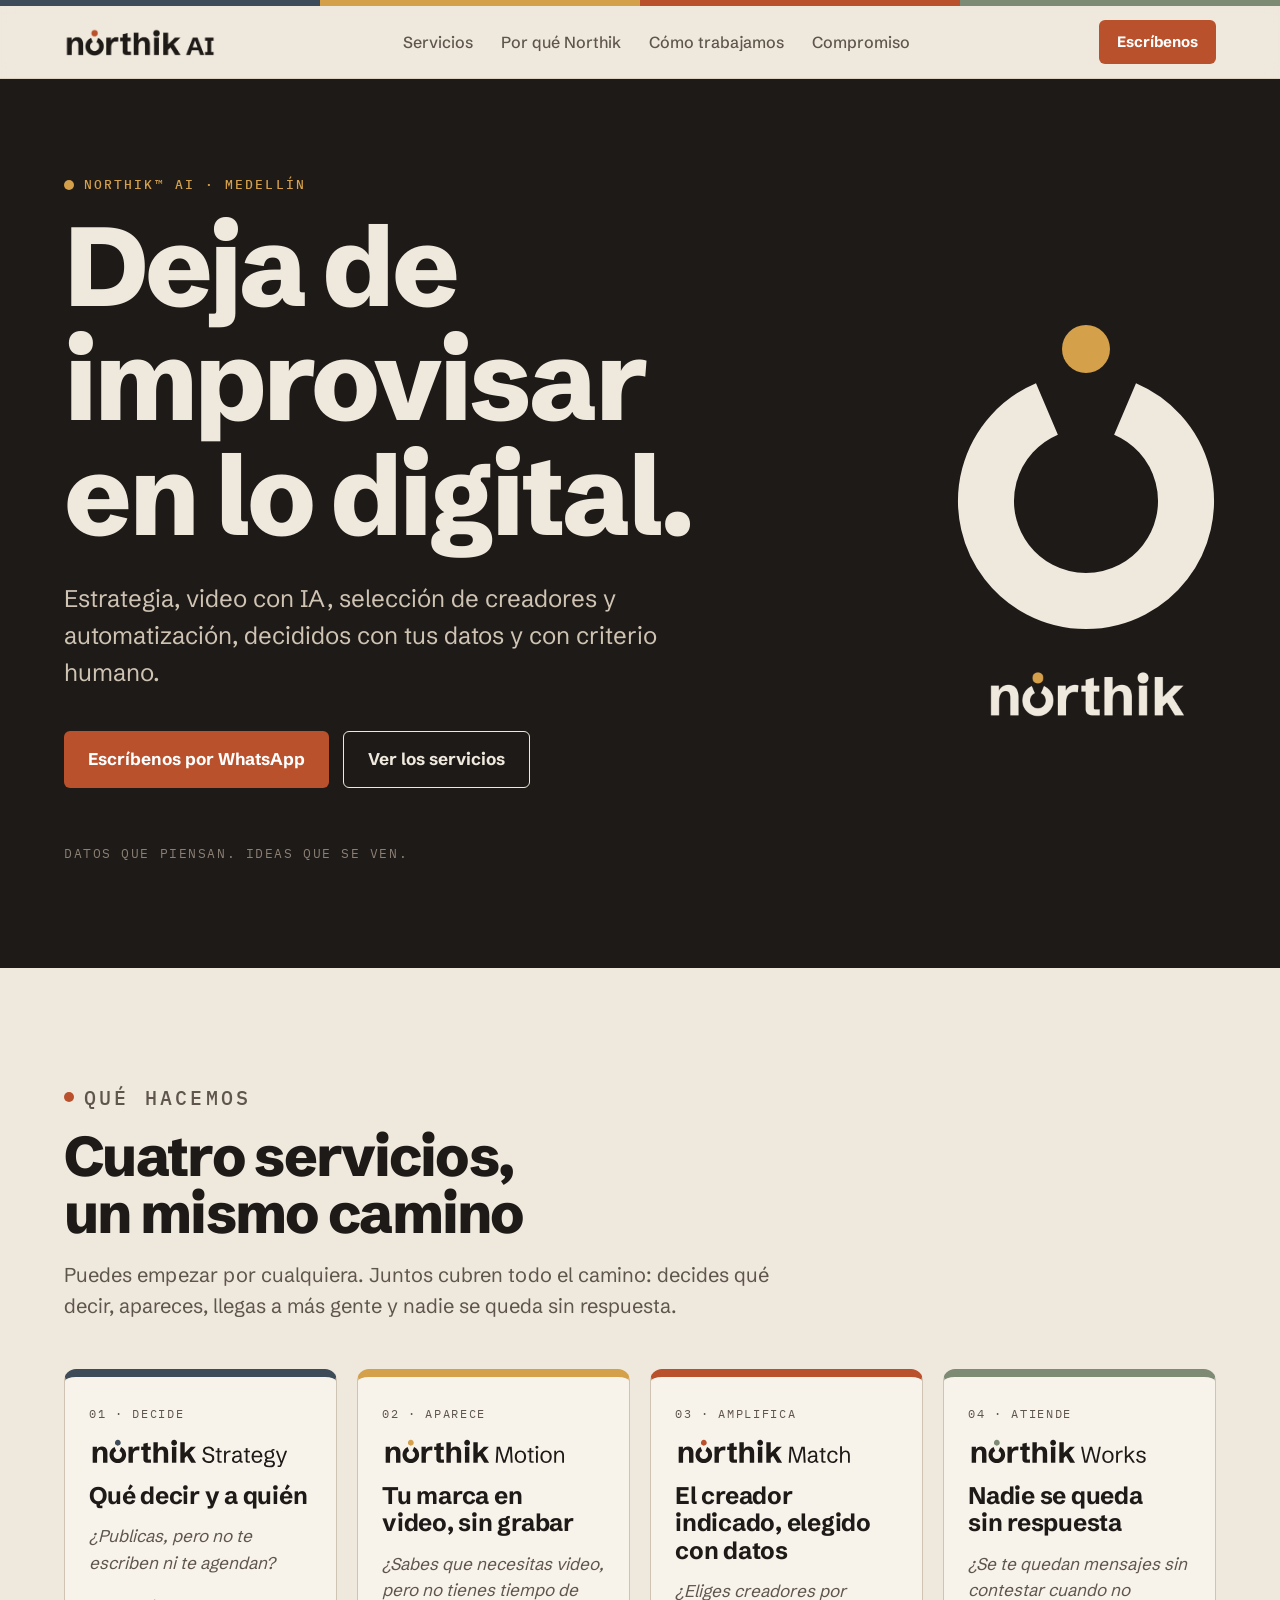
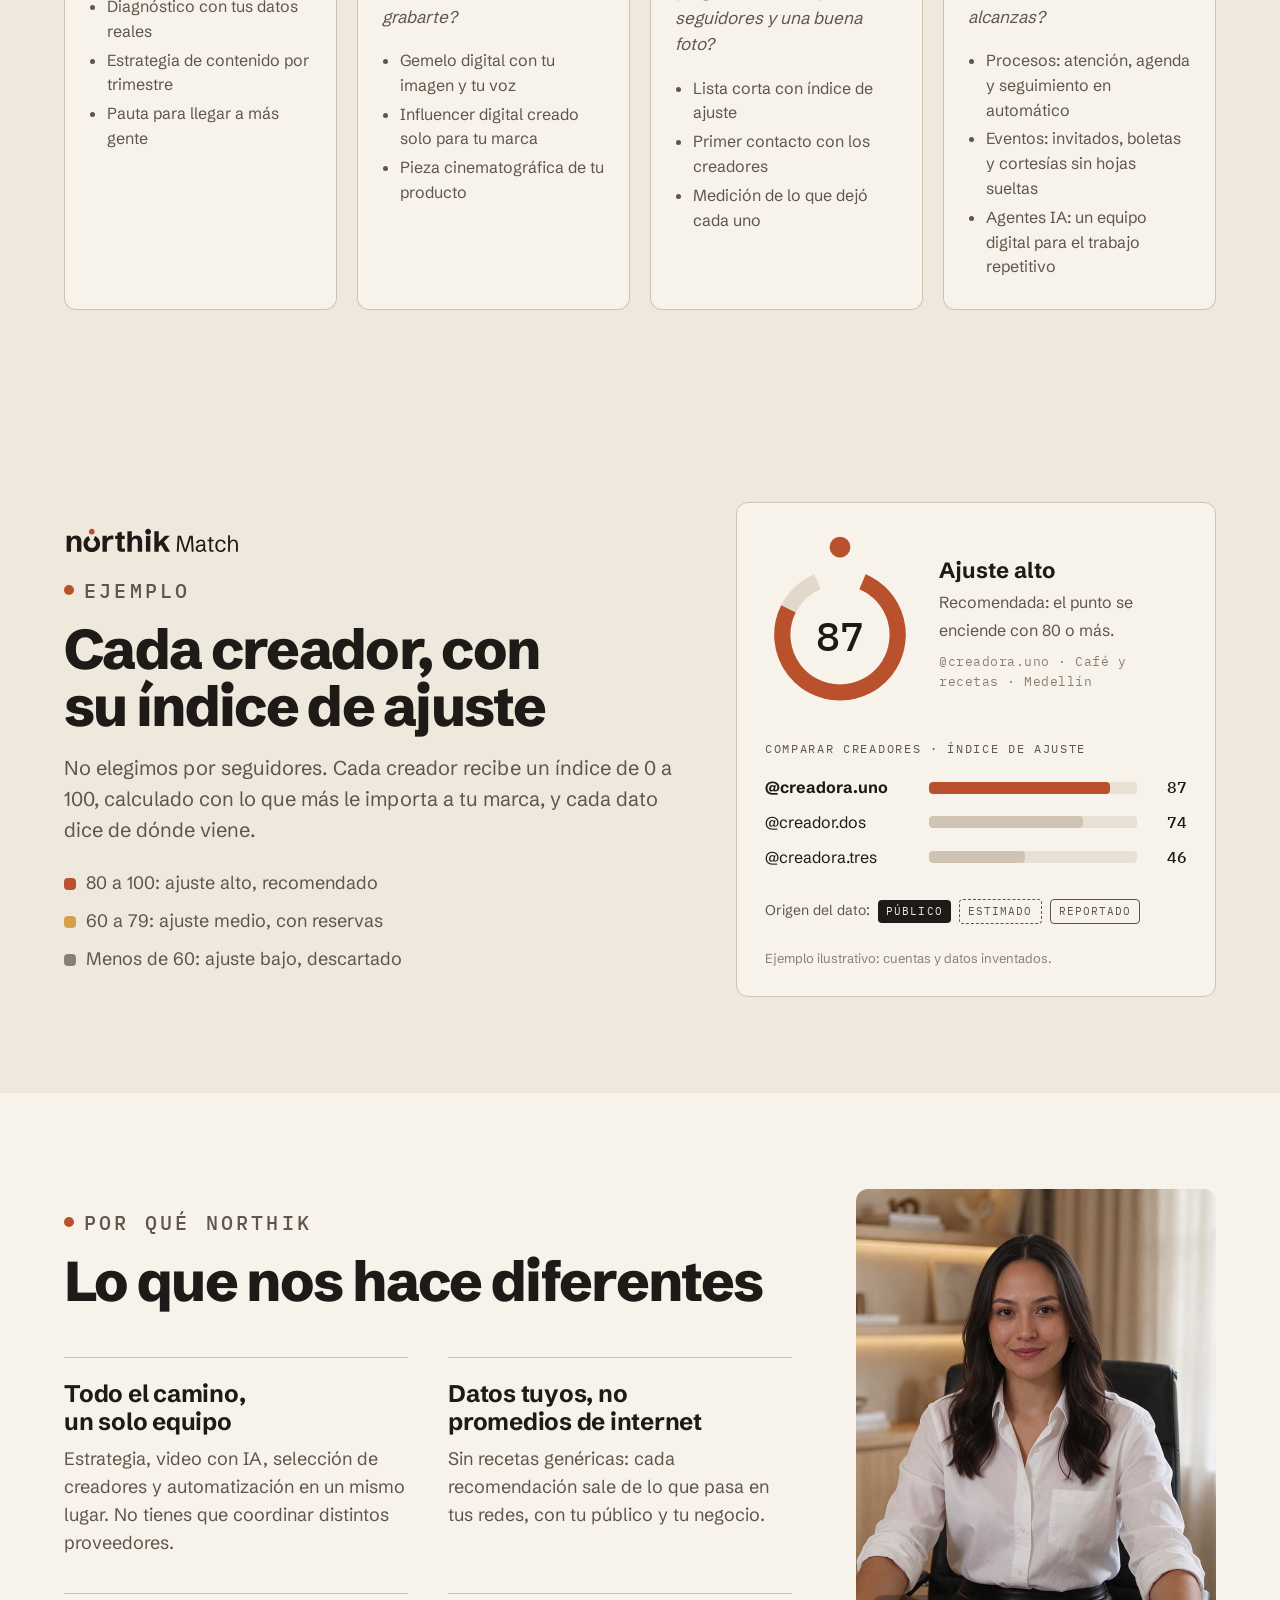
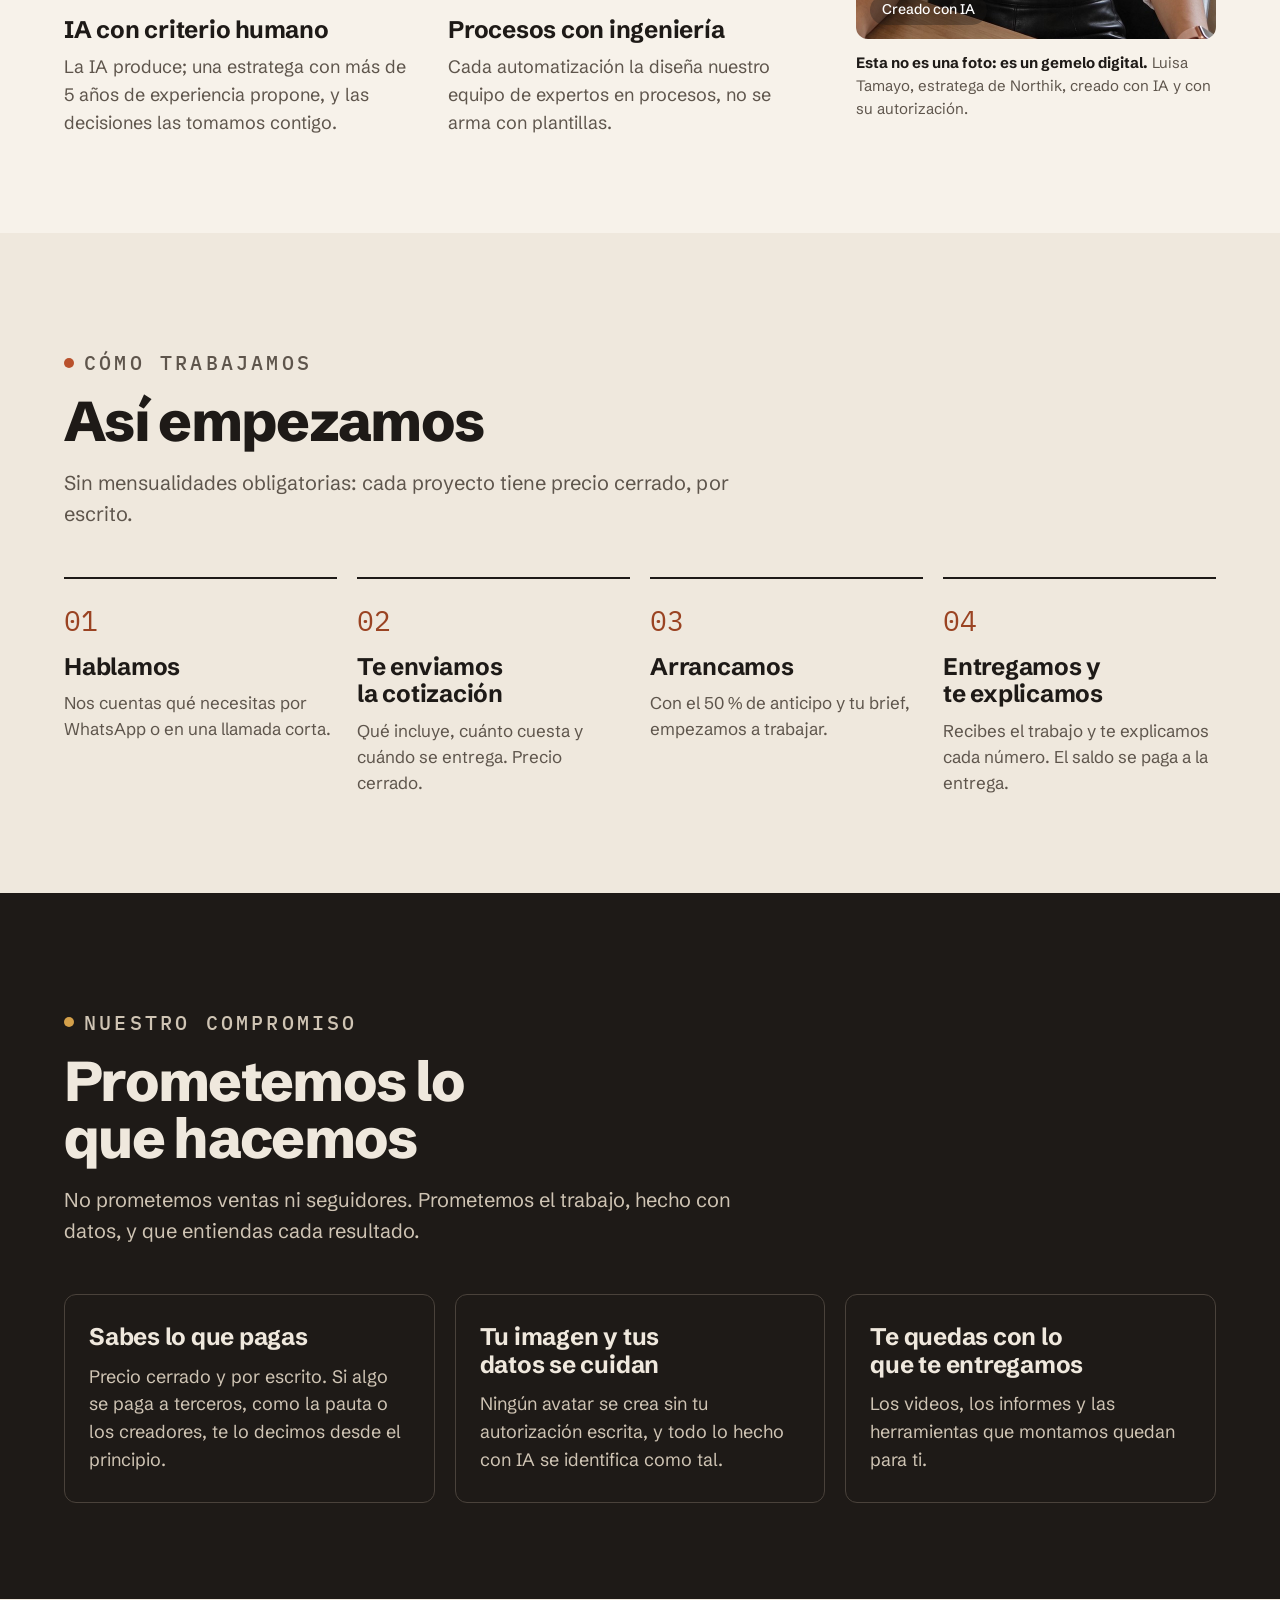
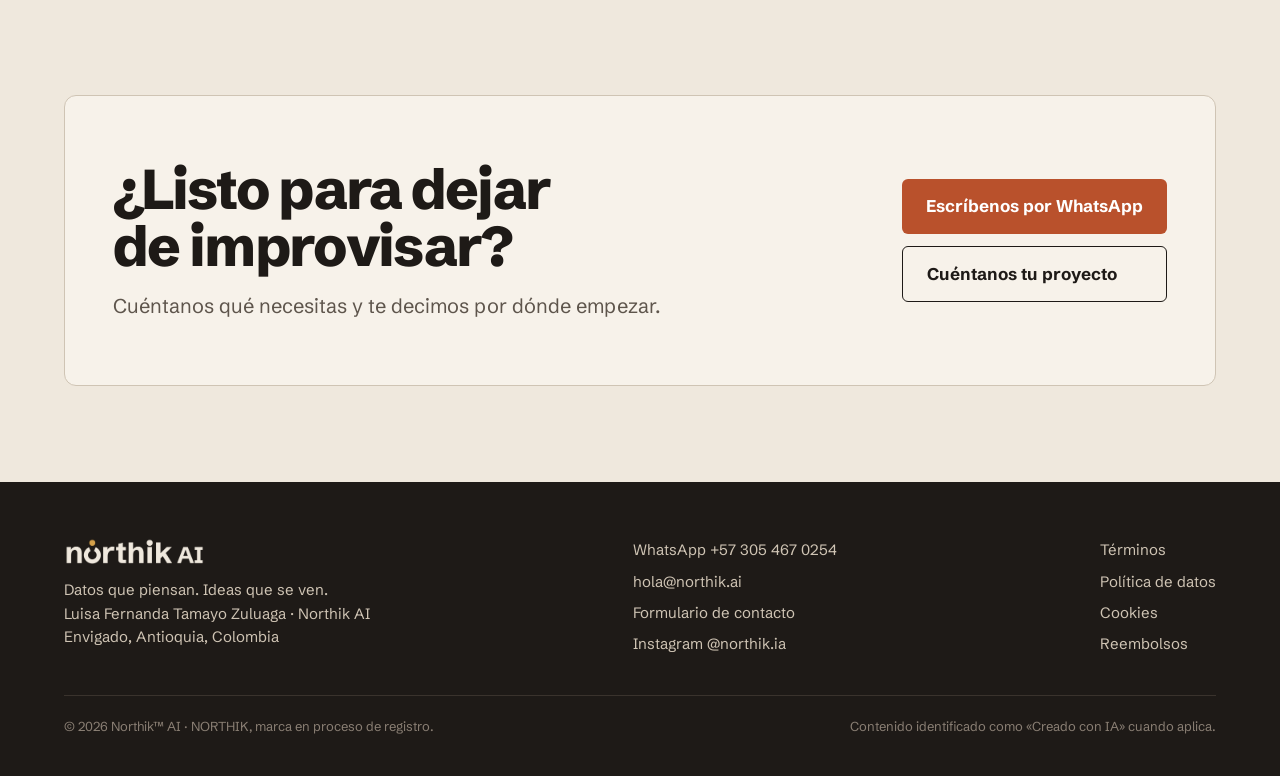
<file: index.html>
<!DOCTYPE html>
<html lang="es">
<head>
<meta charset="utf-8">
<meta name="viewport" content="width=device-width, initial-scale=1">
<title>Northik AI · Deja de improvisar en lo digital</title>
<meta name="description" content="Estrategia, video con IA, selección de creadores y automatización, decididos con tus datos y con criterio humano. Northik AI, Medellín.">
<meta http-equiv="Content-Security-Policy" content="default-src 'self'; script-src 'self'; style-src 'self' 'unsafe-inline'; font-src 'self'; img-src 'self' data:; connect-src 'self'; object-src 'none'; base-uri 'none'; form-action 'self'; upgrade-insecure-requests">
<meta name="referrer" content="strict-origin-when-cross-origin">
<meta name="theme-color" content="#1E1A17">
<link rel="icon" type="image/png" sizes="32x32" href="/favicon-32.png">
<link rel="apple-touch-icon" href="/apple-touch-icon.png">
<meta property="og:type" content="website">
<meta property="og:url" content="https://northik.ai/">
<meta property="og:title" content="Northik AI · Deja de improvisar en lo digital">
<meta property="og:description" content="Estrategia, video con IA, selección de creadores y automatización, decididos con tus datos y con criterio humano.">
<meta property="og:image" content="https://northik.ai/og.png">
<meta name="twitter:card" content="summary_large_image">
<link rel="stylesheet" href="/fuentes/fuentes.css">
<style>
:root{
  --grafito:#1e1a17; --arena:#efe8dd; --arena-clara:#f7f2ea; --piedra:#cfc4b4;
  --gris:#5e554c; --humo:#8a7f74; --terracota:#b9512c; --terracota-p:#9a4322;
  --ocre:#d4a04a; --salvia:#7d8b74; --pizarra:#3e4c59;
  --display:"Schibsted Grotesk",Arial,sans-serif; --mono:"IBM Plex Mono",Consolas,monospace;
}
*{box-sizing:border-box}
html{scroll-behavior:smooth}
@media (prefers-reduced-motion:reduce){html{scroll-behavior:auto}}
body{margin:0;background:var(--arena);color:var(--grafito);font-family:var(--display);font-size:18px;line-height:1.55;-webkit-font-smoothing:antialiased}
img{max-width:100%;display:block}
a{color:inherit}
.wrap{max-width:1200px;margin:0 auto;padding:0 24px}
.eyebrow{font-family:var(--mono);font-size:13px;font-weight:500;letter-spacing:.16em;text-transform:uppercase;color:var(--terracota-p);margin:0 0 14px;display:flex;align-items:center;gap:10px}
.eyebrow::before{content:"";width:10px;height:10px;border-radius:50%;background:var(--terracota)}
h1,h2,h3{margin:0;font-weight:800;letter-spacing:-.03em;line-height:1.02;text-wrap:balance}
h2{font-size:clamp(34px,5vw,56px)}
h3{font-size:24px;letter-spacing:-.01em;line-height:1.15;font-weight:700}
p{margin:0}
.btn{display:inline-flex;align-items:center;gap:10px;min-height:52px;padding:14px 24px;border-radius:6px;font-weight:700;font-size:17px;text-decoration:none;transition:transform .15s ease,background .15s ease}
.btn:hover{transform:translateY(-2px)}
.btn:focus-visible,a:focus-visible{outline:3px solid var(--ocre);outline-offset:3px}
.btn-primary{background:var(--terracota);color:#fff}
.btn-primary:hover{background:var(--terracota-p)}
.btn-ghost{border:1.5px solid currentColor}
.band{display:grid;grid-template-columns:repeat(4,1fr);height:6px}
.band i:nth-child(1){background:var(--pizarra)}.band i:nth-child(2){background:var(--ocre)}.band i:nth-child(3){background:var(--terracota)}.band i:nth-child(4){background:var(--salvia)}

/* nav */
header.top{position:sticky;top:0;z-index:10;background:rgba(239,232,221,.92);backdrop-filter:blur(8px);border-bottom:1px solid rgba(207,196,180,.6)}
.nav{display:flex;align-items:center;justify-content:space-between;gap:20px;height:72px}
.nav img{height:28px;width:auto}
.nav ul{list-style:none;display:flex;gap:28px;margin:0;padding:0;font-size:16px;font-weight:500}
.nav ul a{text-decoration:none;color:var(--gris)}
.nav ul a:hover{color:var(--grafito)}
.nav .btn{min-height:44px;padding:10px 18px;font-size:15px}
@media (max-width:860px){.nav ul{display:none}}

/* hero */
.hero{background:var(--grafito);color:var(--arena);padding:96px 0 104px}
.hero .eyebrow{color:var(--ocre)}.hero .eyebrow::before{background:var(--ocre)}
.hero h1{font-size:clamp(48px,9vw,112px);max-width:11ch}
.hero .lede{font-size:clamp(19px,2.2vw,24px);color:var(--piedra);max-width:640px;margin-top:28px}
.hero .ctas{display:flex;flex-wrap:wrap;gap:14px;margin-top:40px}
.hero .btn-ghost{color:var(--arena)}
.hero .firma{font-family:var(--mono);font-size:13px;letter-spacing:.12em;text-transform:uppercase;color:var(--humo);margin-top:56px}

/* sections */
section{padding:96px 0}
.intro{max-width:720px;margin-bottom:48px}
.intro p{color:var(--gris);font-size:20px;margin-top:18px}

/* servicios */
.servicios{display:grid;grid-template-columns:repeat(4,1fr);gap:20px}
.svc{background:var(--arena-clara);border:1px solid var(--piedra);border-radius:12px;padding:28px 24px 30px;border-top:8px solid var(--c);display:flex;flex-direction:column;gap:14px}
.svc .etapa{font-family:var(--mono);font-size:12px;letter-spacing:.14em;text-transform:uppercase;color:var(--gris)}
.svc img{height:30px;width:auto;object-fit:contain;object-position:left}
.svc .pregunta{font-size:17px;color:var(--gris);font-style:italic}
.svc ul{margin:4px 0 0;padding-left:18px;color:var(--gris);font-size:16px;display:flex;flex-direction:column;gap:4px}
@media (max-width:1000px){.servicios{grid-template-columns:repeat(2,1fr)}}
@media (max-width:600px){.servicios{grid-template-columns:1fr}}

/* diferentes */
.dif{background:var(--arena-clara)}
.dif-grid{display:grid;grid-template-columns:1fr 360px;gap:64px;align-items:start}
.razones{display:grid;grid-template-columns:1fr 1fr;gap:36px 40px}
.razon{border-top:1px solid var(--piedra);padding-top:22px;display:flex;flex-direction:column;gap:10px}
.razon p{color:var(--gris)}
.gemelo{display:flex;flex-direction:column;gap:12px}
.gemelo figure{margin:0;position:relative;border-radius:12px;overflow:hidden;background:var(--piedra);aspect-ratio:4/5}
.gemelo figure img{width:100%;height:100%;object-fit:cover}
.gemelo .tag{position:absolute;left:14px;bottom:14px;padding:4px 12px;border-radius:999px;background:rgba(30,26,23,.35);color:#fff;font-size:14px;font-weight:500}
.gemelo figcaption,.gemelo p{font-size:15px;color:var(--gris)}
.gemelo strong{color:var(--grafito)}
@media (max-width:900px){.dif-grid{grid-template-columns:1fr}.gemelo{max-width:360px}}
@media (max-width:600px){.razones{grid-template-columns:1fr}}

/* pasos */
.pasos{list-style:none;margin:0;padding:0;display:grid;grid-template-columns:repeat(4,1fr);gap:20px;counter-reset:p}
.pasos li{counter-increment:p;display:flex;flex-direction:column;gap:10px;padding-top:20px;border-top:2px solid var(--grafito)}
.pasos li::before{content:counter(p,decimal-leading-zero);font-family:var(--mono);font-size:28px;color:var(--terracota-p)}
.pasos p{color:var(--gris);font-size:17px}
@media (max-width:900px){.pasos{grid-template-columns:1fr 1fr}}
@media (max-width:560px){.pasos{grid-template-columns:1fr}}

/* compromiso */
.comp{background:var(--grafito);color:var(--arena)}
.comp .eyebrow{color:var(--ocre)}.comp .eyebrow::before{background:var(--ocre)}
.comp .intro p{color:var(--piedra)}
.garantias{display:grid;grid-template-columns:repeat(3,1fr);gap:20px}
.gar{border:1px solid #4a423b;border-radius:12px;padding:28px 24px;display:flex;flex-direction:column;gap:12px}
.gar p{color:var(--piedra)}
@media (max-width:860px){.garantias{grid-template-columns:1fr}}

/* cierre */
.cierre{text-align:left}
.cierre-box{background:var(--arena-clara);border:1px solid var(--piedra);border-radius:12px;padding:64px 48px;display:grid;grid-template-columns:1fr auto;gap:40px;align-items:center}
.cierre-box p{color:var(--gris);font-size:20px;margin-top:16px;max-width:560px}
.cierre-box .ctas{display:flex;flex-direction:column;gap:12px}
@media (max-width:800px){.cierre-box{grid-template-columns:1fr;padding:44px 28px}}

footer{background:var(--grafito);color:var(--piedra);padding:56px 0 40px;font-size:15px}
.foot{display:flex;flex-wrap:wrap;justify-content:space-between;gap:28px}
.foot img{height:26px;width:auto;margin-bottom:14px}
.foot ul{list-style:none;margin:0;padding:0;display:flex;flex-direction:column;gap:8px}
.foot a{text-decoration:none}.foot a:hover{color:var(--arena)}
.legal{border-top:1px solid #3a332d;margin-top:40px;padding-top:20px;display:flex;flex-wrap:wrap;justify-content:space-between;gap:12px;font-size:13px;color:var(--humo)}

/* hero: el logo se arma en 1,2 s (manual de marca, lámina Motion) */
.hero-grid{display:flex;flex-wrap:wrap;align-items:center;gap:48px}
.hero-text{flex:999 1 560px;min-width:0}
.hero-art{flex:1 1 260px;display:flex;justify-content:center}
.lockup{display:flex;flex-direction:column;align-items:center;gap:28px}
.sym{width:min(100%,260px);height:auto;overflow:visible}
.lockup .word{width:200px;height:auto}
.ring-draw{stroke-dasharray:100;stroke-dashoffset:0}
@media (prefers-reduced-motion:no-preference){
 .ring-draw{animation:dibujar .6s cubic-bezier(.4,0,.2,1) both}
 .dot-rise{animation:subir .3s .6s cubic-bezier(.2,.7,.2,1) both}
 .lockup .word{animation:asomar .3s .9s cubic-bezier(.2,.7,.2,1) both}
}
@keyframes dibujar{from{stroke-dashoffset:100}}
@keyframes subir{from{opacity:0;transform:translateY(150px)}}
@keyframes asomar{from{opacity:0;transform:translateY(16px)}}
@media (max-width:760px){.hero-art{display:none}}

/* ejemplo de Match: visualización de datos (manual de marca, lámina Datos) */
.match-grid{display:grid;grid-template-columns:1fr 480px;gap:64px;align-items:center}
.match-grid .intro{margin-bottom:0}
.match-grid ul.claves{margin:24px 0 0;padding:0;list-style:none;display:flex;flex-direction:column;gap:10px;color:var(--gris)}
.claves i{display:inline-block;width:12px;height:12px;border-radius:4px;margin-right:10px;vertical-align:-1px}
.ficha{background:var(--arena-clara);border:1px solid var(--piedra);border-radius:12px;padding:28px;display:flex;flex-direction:column;gap:24px}
.gauge-row{display:flex;align-items:center;gap:24px}
.gauge{position:relative;width:150px;flex:0 0 150px}
.gauge svg{width:100%;height:auto;display:block;overflow:visible}
.gauge .num{position:absolute;left:0;right:0;top:57%;transform:translateY(-50%);text-align:center;font-family:var(--mono);font-size:40px;font-weight:500}
.g-track{stroke:#e2d9cb}
.g-val{stroke:var(--terracota);stroke-dasharray:100;stroke-dashoffset:calc(100 - var(--v))}
.g-dot{fill:var(--terracota);transition:fill .3s ease}
html.js .ficha .g-dot{fill:var(--piedra)}
html.js .ficha.encendida .g-dot{fill:var(--terracota)}
.gauge-txt b{display:block;font-size:22px}
.gauge-txt span{color:var(--gris);font-size:16px}
.gauge-txt .quien{display:block;font-family:var(--mono);font-size:13px;letter-spacing:.04em;color:var(--humo);margin-top:8px}
.lab{font-family:var(--mono);font-size:12px;letter-spacing:.14em;text-transform:uppercase;color:var(--gris);margin-bottom:12px}
.comp-row{display:grid;grid-template-columns:150px 1fr 36px;gap:14px;align-items:center;font-size:16px;padding:5px 0}
.comp-row .bar{height:12px;border-radius:4px;background:#e8e0d3;overflow:hidden}
.comp-row .bar i{display:block;height:100%;width:var(--v);background:var(--piedra);border-radius:4px}
.comp-row.acento{font-weight:700}
.comp-row.acento .bar i{background:var(--terracota)}
.comp-row strong{font-family:var(--mono);font-weight:500;text-align:right}
html.js .ficha .comp-row .bar i{width:0;transition:width .4s cubic-bezier(.2,.7,.2,1)}
html.js .ficha.visible .comp-row .bar i{width:var(--v)}
html.js .ficha.visible .comp-row:nth-child(3) .bar i{transition-delay:.08s}
html.js .ficha.visible .comp-row:nth-child(4) .bar i{transition-delay:.16s}
html.js .ficha .g-val{stroke-dashoffset:100;transition:stroke-dashoffset 1.1s cubic-bezier(.4,0,.2,1)}
html.js .ficha.visible .g-val{stroke-dashoffset:calc(100 - var(--v))}
@media (prefers-reduced-motion:reduce){html.js .ficha .comp-row .bar i,html.js .ficha .g-val{transition:none}}
.origen{display:flex;flex-wrap:wrap;align-items:center;gap:8px;font-size:14px;color:var(--gris)}
.chip{font-family:var(--mono);font-size:11px;letter-spacing:.1em;padding:3px 8px;border-radius:4px}
.chip.pub{background:var(--grafito);color:var(--arena)}
.chip.est{border:1px dashed var(--gris);color:var(--gris)}
.chip.rep{border:1px solid var(--gris);color:var(--gris)}
.ficha .nota{font-size:13px;color:var(--humo)}
@media (max-width:960px){.match-grid{grid-template-columns:1fr}.ficha{max-width:520px}}
@media (max-width:480px){.gauge-row{flex-direction:column;align-items:flex-start}.comp-row{grid-template-columns:110px 1fr 32px}}
</style>
</head>
<body>

<div class="band" aria-hidden="true"><i></i><i></i><i></i><i></i></div>
<header class="top">
  <nav class="wrap nav" aria-label="Principal">
    <a href="#inicio" aria-label="Northik AI, inicio"><img src="/img/logo-ai.png" alt="Northik AI" width="161" height="30"></a>
    <ul>
      <li><a href="#servicios">Servicios</a></li>
      <li><a href="#diferentes">Por qué Northik</a></li>
      <li><a href="#como-trabajamos">Cómo trabajamos</a></li>
      <li><a href="#compromiso">Compromiso</a></li>
    </ul>
    <a class="btn btn-primary" href="https://wa.me/573054670254?text=Hola%20Northik%2C%20quiero%20contarles%20mi%20proyecto">Escríbenos</a>
  </nav>
</header>

<main id="inicio">
  <section class="hero">
    <div class="wrap hero-grid">
      <div class="hero-text">
      <p class="eyebrow">Northik™ AI · Medellín</p>
      <h1>Deja de improvisar en lo digital.</h1>
      <p class="lede">Estrategia, video con IA, selección de creadores y automatización, decididos con tus datos y con criterio humano.</p>
      <div class="ctas">
        <a class="btn btn-primary" href="https://wa.me/573054670254?text=Hola%20Northik%2C%20quiero%20contarles%20mi%20proyecto">Escríbenos por WhatsApp</a>
        <a class="btn btn-ghost" href="#servicios">Ver los servicios</a>
      </div>
      <p class="firma">Datos que piensan. Ideas que se ven.</p>
      </div>
      <div class="hero-art">
        <div class="lockup" aria-label="Logo de Northik" role="img">
          <svg class="sym" viewBox="20 -10 260 320" aria-hidden="true">
            <path class="ring-draw" d="M189.07 77.95 A100 100 0 1 1 110.93 77.95" fill="none" stroke="#EFE8DD" stroke-width="56" pathLength="100"/>
            <g class="dot-rise"><circle cx="150" cy="18" r="24" fill="#D4A04A"/></g>
          </svg>
          <img class="word" src="/img/logo-claro.png" alt="" width="240" height="57">
        </div>
      </div>
    </div>
  </section>

  <section id="servicios">
    <div class="wrap">
      <div class="intro">
        <p class="eyebrow">Qué hacemos</p>
        <h2>Cuatro servicios, un mismo camino</h2>
        <p>Puedes empezar por cualquiera. Juntos cubren todo el camino: decides qué decir, apareces, llegas a más gente y nadie se queda sin respuesta.</p>
      </div>
      <div class="servicios">
        <article class="svc" style="--c:var(--pizarra)">
          <span class="etapa">01 · Decide</span>
          <img src="/img/northik-strategy.svg" alt="Northik Strategy" width="200" height="30">
          <h3>Qué decir y a quién</h3>
          <p class="pregunta">¿Publicas, pero no te escriben ni te agendan?</p>
          <ul><li>Diagnóstico con tus datos reales</li><li>Estrategia de contenido por trimestre</li><li>Pauta para llegar a más gente</li></ul>
        </article>
        <article class="svc" style="--c:var(--ocre)">
          <span class="etapa">02 · Aparece</span>
          <img src="/img/northik-motion.svg" alt="Northik Motion" width="200" height="30">
          <h3>Tu marca en video, sin grabar</h3>
          <p class="pregunta">¿Sabes que necesitas video, pero no tienes tiempo de grabarte?</p>
          <ul><li>Gemelo digital con tu imagen y tu voz</li><li>Influencer digital creado solo para tu marca</li><li>Pieza cinematográfica de tu producto</li></ul>
        </article>
        <article class="svc" style="--c:var(--terracota)">
          <span class="etapa">03 · Amplifica</span>
          <img src="/img/northik-match.svg" alt="Northik Match" width="200" height="30">
          <h3>El creador indicado, elegido con datos</h3>
          <p class="pregunta">¿Eliges creadores por seguidores y una buena foto?</p>
          <ul><li>Lista corta con índice de ajuste</li><li>Primer contacto con los creadores</li><li>Medición de lo que dejó cada uno</li></ul>
        </article>
        <article class="svc" style="--c:var(--salvia)">
          <span class="etapa">04 · Atiende</span>
          <img src="/img/northik-works.svg" alt="Northik Works" width="200" height="30">
          <h3>Nadie se queda sin respuesta</h3>
          <p class="pregunta">¿Se te quedan mensajes sin contestar cuando no alcanzas?</p>
          <ul><li>Procesos: atención, agenda y seguimiento en automático</li><li>Eventos: invitados, boletas y cortesías sin hojas sueltas</li><li>Agentes IA: un equipo digital para el trabajo repetitivo</li></ul>
        </article>
      </div>
    </div>
  </section>

  <section id="ejemplo-match">
    <div class="wrap match-grid">
      <div class="intro">
        <img src="/img/northik-match.svg" alt="Northik Match" width="200" height="30" style="height:30px;width:auto;display:block;margin-bottom:18px">
        <p class="eyebrow">Ejemplo</p>
        <h2>Cada creador, con su índice de ajuste</h2>
        <p>No elegimos por seguidores. Cada creador recibe un índice de 0 a 100, calculado con lo que más le importa a tu marca, y cada dato dice de dónde viene.</p>
        <ul class="claves"><li><i style="background:var(--terracota)"></i>80 a 100: ajuste alto, recomendado</li><li><i style="background:var(--ocre)"></i>60 a 79: ajuste medio, con reservas</li><li><i style="background:var(--humo)"></i>Menos de 60: ajuste bajo, descartado</li></ul>
      </div>
      <div class="ficha" id="ficha">
        <div class="gauge-row">
          <div class="gauge">
            <svg viewBox="20 -10 260 320" aria-hidden="true">
              <path class="g-track" d="M189.07 77.95 A100 100 0 1 1 110.93 77.95" fill="none" stroke-width="28" pathLength="100"/>
              <path class="g-val" style="--v:87" d="M189.07 77.95 A100 100 0 1 1 110.93 77.95" fill="none" stroke-width="28" pathLength="100"/>
              <circle class="g-dot" cx="150" cy="18" r="18"/>
            </svg>
            <span class="num" id="indice-num">87</span>
          </div>
          <div class="gauge-txt"><b>Ajuste alto</b><span>Recomendada: el punto se enciende con 80 o más.</span><span class="quien">@creadora.uno · Café y recetas · Medellín</span></div>
        </div>
        <div>
          <p class="lab">Comparar creadores · índice de ajuste</p>
          <div class="comp-row acento"><span>@creadora.uno</span><div class="bar"><i style="--v:87%"></i></div><strong>87</strong></div>
          <div class="comp-row"><span>@creador.dos</span><div class="bar"><i style="--v:74%"></i></div><strong>74</strong></div>
          <div class="comp-row"><span>@creadora.tres</span><div class="bar"><i style="--v:46%"></i></div><strong>46</strong></div>
        </div>
        <div class="origen">Origen del dato: <span class="chip pub">PÚBLICO</span><span class="chip est">ESTIMADO</span><span class="chip rep">REPORTADO</span></div>
        <p class="nota">Ejemplo ilustrativo: cuentas y datos inventados.</p>
      </div>
    </div>
  </section>

  <section class="dif" id="diferentes">
    <div class="wrap dif-grid">
      <div>
        <div class="intro">
          <p class="eyebrow">Por qué Northik</p>
          <h2>Lo que nos hace diferentes</h2>
        </div>
        <div class="razones">
          <div class="razon"><h3>Todo el camino, un solo equipo</h3><p>Estrategia, video con IA, selección de creadores y automatización en un mismo lugar. No tienes que coordinar distintos proveedores.</p></div>
          <div class="razon"><h3>Datos tuyos, no promedios de internet</h3><p>Sin recetas genéricas: cada recomendación sale de lo que pasa en tus redes, con tu público y tu negocio.</p></div>
          <div class="razon"><h3>IA con criterio humano</h3><p>La IA produce; una estratega con más de 5 años de experiencia propone, y las decisiones las tomamos contigo.</p></div>
          <div class="razon"><h3>Procesos con ingeniería</h3><p>Cada automatización la diseña nuestro equipo de expertos en procesos, no se arma con plantillas.</p></div>
        </div>
      </div>
      <div class="gemelo">
        <figure>
          <img src="/img/gemelo-lulu.jpg" alt="Gemelo digital de Luisa Tamayo, estratega de Northik, creado con IA" width="720" height="900" loading="lazy">
          <span class="tag">Creado con IA</span>
        </figure>
        <p><strong>Esta no es una foto: es un gemelo digital.</strong> Luisa Tamayo, estratega de Northik, creado con IA y con su autorización.</p>
      </div>
    </div>
  </section>

  <section id="como-trabajamos">
    <div class="wrap">
      <div class="intro">
        <p class="eyebrow">Cómo trabajamos</p>
        <h2>Así empezamos</h2>
        <p>Sin mensualidades obligatorias: cada proyecto tiene precio cerrado, por escrito.</p>
      </div>
      <ol class="pasos">
        <li><h3>Hablamos</h3><p>Nos cuentas qué necesitas por WhatsApp o en una llamada corta.</p></li>
        <li><h3>Te enviamos la cotización</h3><p>Qué incluye, cuánto cuesta y cuándo se entrega. Precio cerrado.</p></li>
        <li><h3>Arrancamos</h3><p>Con el 50 % de anticipo y tu brief, empezamos a trabajar.</p></li>
        <li><h3>Entregamos y te explicamos</h3><p>Recibes el trabajo y te explicamos cada número. El saldo se paga a la entrega.</p></li>
      </ol>
    </div>
  </section>

  <section class="comp" id="compromiso">
    <div class="wrap">
      <div class="intro">
        <p class="eyebrow">Nuestro compromiso</p>
        <h2>Prometemos lo que hacemos</h2>
        <p>No prometemos ventas ni seguidores. Prometemos el trabajo, hecho con datos, y que entiendas cada resultado.</p>
      </div>
      <div class="garantias">
        <div class="gar"><h3>Sabes lo que pagas</h3><p>Precio cerrado y por escrito. Si algo se paga a terceros, como la pauta o los creadores, te lo decimos desde el principio.</p></div>
        <div class="gar"><h3>Tu imagen y tus datos se cuidan</h3><p>Ningún avatar se crea sin tu autorización escrita, y todo lo hecho con IA se identifica como tal.</p></div>
        <div class="gar"><h3>Te quedas con lo que te entregamos</h3><p>Los videos, los informes y las herramientas que montamos quedan para ti.</p></div>
      </div>
    </div>
  </section>

  <section class="cierre" id="contacto">
    <div class="wrap">
      <div class="cierre-box">
        <div>
          <h2>¿Listo para dejar de improvisar?</h2>
          <p>Cuéntanos qué necesitas y te decimos por dónde empezar.</p>
        </div>
        <div class="ctas">
          <a class="btn btn-primary" href="https://wa.me/573054670254?text=Hola%20Northik%2C%20quiero%20contarles%20mi%20proyecto">Escríbenos por WhatsApp</a>
          <a class="btn btn-ghost" href="/contacto/">Cuéntanos tu proyecto</a>
        </div>
      </div>
    </div>
  </section>
</main>

<footer>
  <div class="wrap">
    <div class="foot">
      <div>
        <img src="/img/logo-ai-claro.png" alt="Northik AI" width="140" height="26">
        <p>Datos que piensan. Ideas que se ven.</p>
        <p>Luisa Fernanda Tamayo Zuluaga · Northik AI<br>Envigado, Antioquia, Colombia</p>
      </div>
      <ul>
        <li><a href="https://wa.me/573054670254">WhatsApp +57 305 467 0254</a></li>
        <li><a href="mailto:hola@northik.ai">hola@northik.ai</a></li>
        <li><a href="/contacto/">Formulario de contacto</a></li>
        <li><a href="https://instagram.com/northik.ia" rel="noopener">Instagram @northik.ia</a></li>
      </ul>
      <ul>
        <li><a href="/terminos/">Términos</a></li>
        <li><a href="/datos/">Política de datos</a></li>
        <li><a href="/cookies/">Cookies</a></li>
        <li><a href="/reembolsos/">Reembolsos</a></li>
      </ul>
    </div>
    <div class="legal">
      <span>© 2026 Northik™ AI · NORTHIK, marca en proceso de registro.</span>
      <span>Contenido identificado como «Creado con IA» cuando aplica.</span>
    </div>
  </div>
</footer>
<script src="/js/web.js" defer></script>
</body>
</html>
</file>
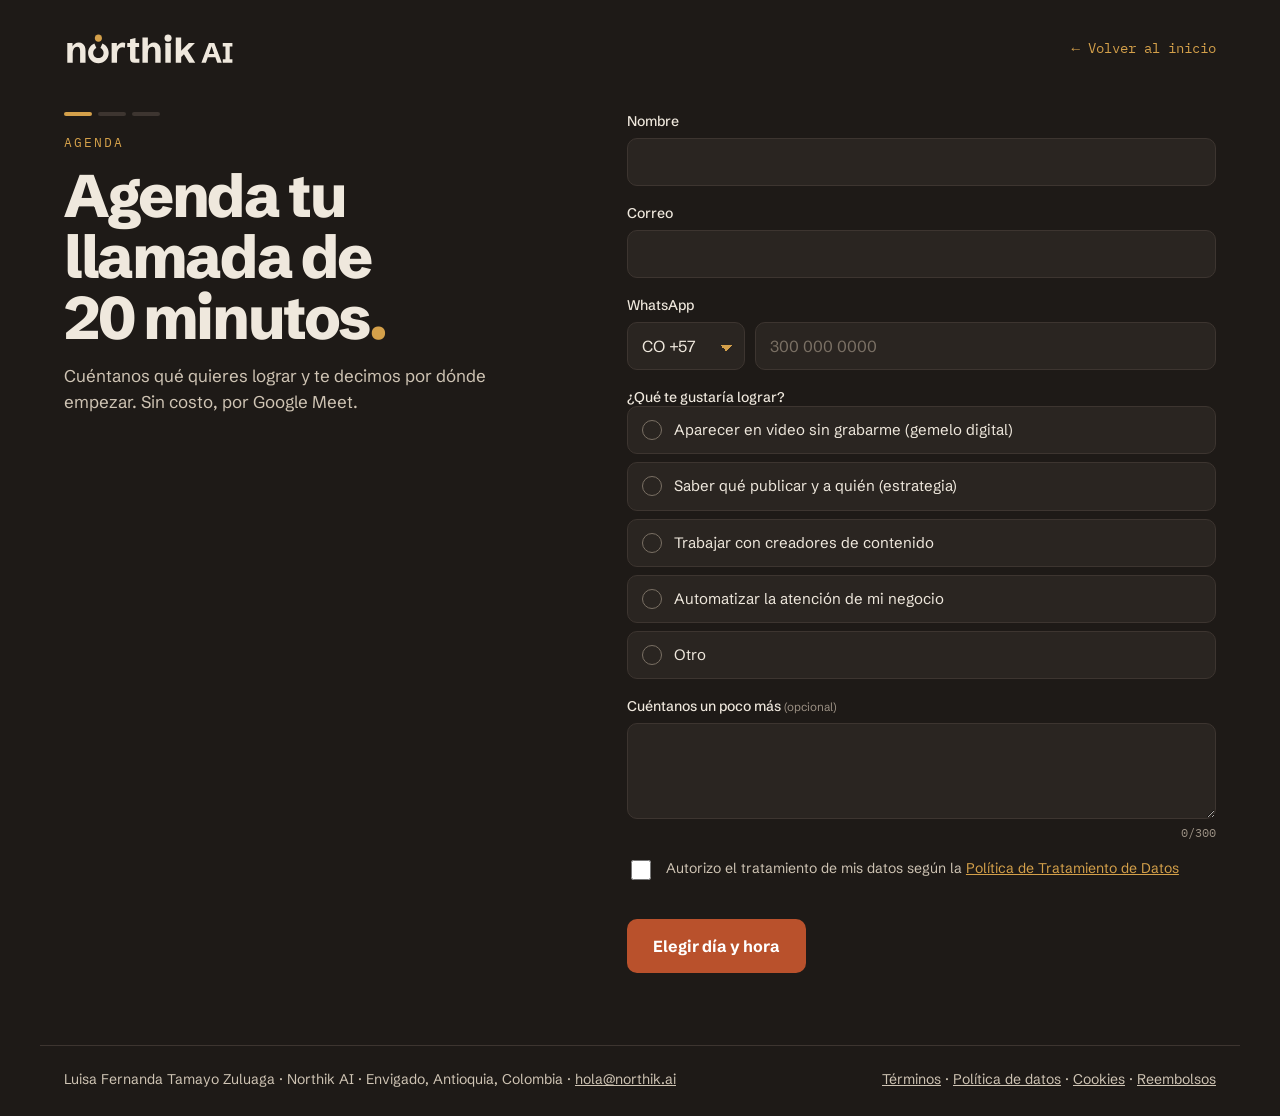
<file: agenda/index.html>
<!doctype html>
<html lang="es">
<head>
<meta charset="utf-8">
<meta name="viewport" content="width=device-width, initial-scale=1, viewport-fit=cover">
<meta http-equiv="Content-Security-Policy" content="default-src 'self'; script-src 'self'; style-src 'self' 'unsafe-inline'; font-src 'self'; img-src 'self' data:; connect-src 'self'; object-src 'none'; base-uri 'none'; form-action 'self'; upgrade-insecure-requests">
<meta name="referrer" content="strict-origin-when-cross-origin">
<title>Agenda tu llamada de 20 minutos · Northik AI</title>
<meta name="description" content="Cuéntanos qué quieres lograr y te decimos por dónde empezar. Sin costo, por Google Meet.">
<meta name="theme-color" content="#1E1A17">
<link rel="icon" type="image/png" sizes="32x32" href="/favicon-32.png">
<link rel="apple-touch-icon" href="/apple-touch-icon.png">
<link rel="stylesheet" href="/fuentes/fuentes.css">
<link rel="stylesheet" href="/agenda/agenda.css">
</head>
<body>
<header class="wrap"><a href="/" aria-label="Northik AI, inicio"><svg role="img" aria-label="Northik AI" viewBox="-40 -1680 9343 1740" width="170" height="32" class="logo"><path d="M4271.0 0.0H4569.0V-525.0Q4569.0 -703.0 4630.0 -792.0Q4691.0 -881.0 4808.0 -881.0Q4905.0 -881.0 4940.0 -818.5Q4975.0 -756.0 4975.0 -623.0V0.0H5273.0V-658.0Q5273.0 -790.0 5234.0 -891.0Q5195.0 -992.0 5115.0 -1049.0Q5035.0 -1106.0 4909.0 -1106.0Q4781.0 -1106.0 4690.5 -1044.0Q4614.93505859375 -992.231689453125 4569.0 -906.3014526367188V-1390.0H4271.0ZM6102.0 0.0H6400.0V-320.0L6551.0 -470.0L6840.0 0.0H7173.0L6751.0 -676.0L7157.0 -1080.0H6817.0L6400.0 -664.0V-1390.0H6102.0ZM141.0 0.0H439.0V-495.0Q439.0 -691.0 501.5 -786.0Q564.0 -881.0 675.0 -881.0Q769.0 -881.0 807.0 -817.5Q845.0 -754.0 845.0 -639.0V0.0H1143.0V-658.0Q1143.0 -790.0 1104.0 -891.0Q1065.0 -992.0 984.5 -1049.0Q904.0 -1106.0 778.0 -1106.0Q651.0 -1106.0 561.0 -1044.5Q477.24713134765625 -987.2688598632812 429.0 -890.6351318359375V-1080.0H141.0ZM3839.0 0.0H4103.0V-218.0H3938.0Q3907.0 -218.0 3897.5 -229.5Q3888.0 -241.0 3888.0 -274.0V-862.0H4088.0V-1080.0H3888.0V-1364.0L3590.0 -1292.0V-1080.0H3436.0V-862.0H3590.0V-227.0Q3590.0 -117.0 3654.5 -58.5Q3719.0 0.0 3839.0 0.0ZM2577.0 0.0H2875.0V-454.0Q2875.0 -574.0 2903.5 -651.5Q2932.0 -729.0 2977.5 -771.5Q3023.0 -814.0 3076.5 -831.0Q3130.0 -848.0 3179.0 -848.0Q3239.0 -848.0 3304.0 -830.0L3327.0 -1084.0Q3295.0 -1096.0 3263.0 -1101.0Q3231.0 -1106.0 3200.0 -1106.0Q3090.0 -1106.0 2997.0 -1047.5Q2914.45703125 -995.5778198242188 2865.0 -895.2083129882812V-1080.0H2577.0Z" fill="#EFE8DD"/><path d="M2416.0 -540.0C2416.0 -774.0992431640625 2273.878662109375 -975.0042724609375 2071.2109375 -1061.14013671875L1961.7779541015625 -803.332275390625C2064.18603515625 -759.8078002929688 2136.0 -658.2904052734375 2136.0 -540.0C2136.0 -382.04656982421875 2007.9534912109375 -254.0 1850.0 -254.0C1692.0465087890625 -254.0 1564.0 -382.04656982421875 1564.0 -540.0C1564.0 -658.2904052734375 1635.81396484375 -759.8078002929688 1738.2220458984375 -803.332275390625L1628.7891845703125 -1061.14013671875C1426.121337890625 -975.0042724609375 1284.0 -774.0991821289062 1284.0 -540.0C1284.0 -227.40682983398438 1537.4068603515625 26.0 1850.0 26.0C2162.59326171875 26.0 2416.0 -227.40682983398438 2416.0 -540.0Z" fill="#EFE8DD"/><path d="M1850.0 -1159.0Q1761.0 -1159.0 1707.0 -1213.0Q1653.0 -1267.0 1653.0 -1356.0Q1653.0 -1446.0 1707.0 -1499.5Q1761.0 -1553.0 1850.0 -1553.0Q1940.0 -1553.0 1993.5 -1499.5Q2047.0 -1446.0 2047.0 -1356.0Q2047.0 -1267.0 1993.5 -1213.0Q1940.0 -1159.0 1850.0 -1159.0Z" fill="#D4A04A"/><path d="M5530.0 0.0V-1080.0H5828.0V0.0Z" fill="#EFE8DD"/><path d="M5679.0 -1159.0Q5590.0 -1159.0 5536.0 -1213.0Q5482.0 -1267.0 5482.0 -1356.0Q5482.0 -1446.0 5536.0 -1499.5Q5590.0 -1553.0 5679.0 -1553.0Q5769.0 -1553.0 5822.5 -1499.5Q5876.0 -1446.0 5876.0 -1356.0Q5876.0 -1267.0 5822.5 -1213.0Q5769.0 -1159.0 5679.0 -1159.0Z" fill="#EFE8DD"/><path d="M7510.75 0.0 7924.75 -1080.0H8219.5L8632.0 0.0H8383.0L8071.0 -912.0L7759.75 0.0ZM7781.5 -295.5V-480.75H8359.0V-295.5ZM8685.25 0.0V-191.25H8834.5V-888.75H8685.25V-1080.0H9215.5V-888.75H9066.25V-191.25H9215.5V0.0Z" fill="#EFE8DD"/></svg></a><a class="back mono" href="/">← Volver al inicio</a></header>
<main class="wrap">

 <!-- Paso 1 · Formulario -->
 <section class="paso" id="paso1" aria-labelledby="t1">
  <div class="intro">
   <div class="barra" aria-hidden="true"><i class="on"></i><i></i><i></i></div>
   <span class="kicker mono">Agenda</span>
   <h1 id="t1">Agenda tu llamada de 20 minutos<span>.</span></h1>
   <p class="lead">Cuéntanos qué quieres lograr y te decimos por dónde empezar. Sin costo, por Google Meet.</p>
  </div>
  <form id="formulario" novalidate>
   <div class="f"><label for="nombre">Nombre</label><input id="nombre" name="nombre" autocomplete="name" required maxlength="80"></div>
   <div class="f"><label for="correo">Correo</label><input id="correo" name="correo" type="email" inputmode="email" autocomplete="email" required maxlength="160"></div>
   <div class="f"><label for="telefono">WhatsApp</label>
    <div class="tel">
     <select id="pais" name="pais" aria-label="País del número de WhatsApp"></select>
     <input id="telefono" name="telefono" type="tel" inputmode="tel" autocomplete="tel-national" required maxlength="20" placeholder="300 000 0000">
    </div></div>
   <fieldset class="f"><legend>¿Qué te gustaría lograr?</legend>
    <div class="opciones" id="opciones"></div>
   </fieldset>
   <div class="f"><label for="detalle">Cuéntanos un poco más <small>(opcional)</small></label>
    <textarea id="detalle" name="detalle" maxlength="300"></textarea>
    <span class="cuenta mono" id="cuenta" aria-live="polite">0/300</span></div>
   <div class="trap" aria-hidden="true"><label for="sitio_web">No llenar</label><input id="sitio_web" name="sitio_web" tabindex="-1" autocomplete="off"></div>
   <label class="check"><input type="checkbox" id="autorizo" name="autorizo" required><span>Autorizo el tratamiento de mis datos según la <a href="/datos/" target="_blank" rel="noopener">Política de Tratamiento de Datos</a></span></label>
   <p class="msg" id="msg1" role="status" aria-live="polite"></p>
   <button type="submit" class="btn" id="elegir">Elegir día y hora</button>
  </form>
 </section>

 <!-- Paso 2 · Día y hora -->
 <section class="paso" id="paso2" aria-labelledby="t2" hidden>
  <div class="intro">
   <button type="button" class="back" id="volver">← Volver</button>
   <div class="barra" aria-hidden="true"><i class="on"></i><i class="on"></i><i></i></div>
   <h1 id="t2" tabindex="-1">Elige el día y la hora<span>.</span></h1>
  </div>
  <div class="panel">
   <div id="selector">
    <div class="cargando" aria-label="Cargando horarios"><i></i><i></i><i></i><i></i></div>
   </div>
   <p class="msg" id="msg2" role="status" aria-live="polite"></p>
   <div class="acciones">
    <button type="button" class="btn" id="confirmar" disabled>Confirmar llamada</button>
    <a class="btn sec" id="whatsapp" href="https://wa.me/573054670254?text=Hola%2C%20quiero%20agendar%20la%20llamada%20de%2020%20minutos" rel="noopener" target="_blank">Prefiero escribir por WhatsApp</a>
   </div>
  </div>
 </section>

 <!-- Paso 3 · Confirmación -->
 <section class="paso" id="paso3" aria-labelledby="t3" hidden>
  <div class="intro">
   <div class="barra" aria-hidden="true"><i class="on"></i><i class="on"></i><i class="on"></i></div>
   <span class="kicker mono">Agenda</span>
  </div>
  <div class="ok">
   <div class="marca" aria-hidden="true"><svg width="22" height="22" viewBox="0 0 24 24" fill="none" stroke="#1E1A17" stroke-width="3" stroke-linecap="round" stroke-linejoin="round"><path d="M5 12.5l4.5 4.5L19 7.5"/></svg></div>
   <h2 id="t3" tabindex="-1"></h2>
   <p id="ok-texto"></p>
  </div>
 </section>

</main>
<footer class="wrap"><span>Luisa Fernanda Tamayo Zuluaga · Northik AI · Envigado, Antioquia, Colombia · <a href="mailto:hola@northik.ai">hola@northik.ai</a></span><span><a href="/terminos/">Términos</a> · <a href="/datos/">Política de datos</a> · <a href="/cookies/">Cookies</a> · <a href="/reembolsos/">Reembolsos</a></span></footer>
<script type="module" src="/agenda/agenda.js"></script>
</body>
</html>
</file>
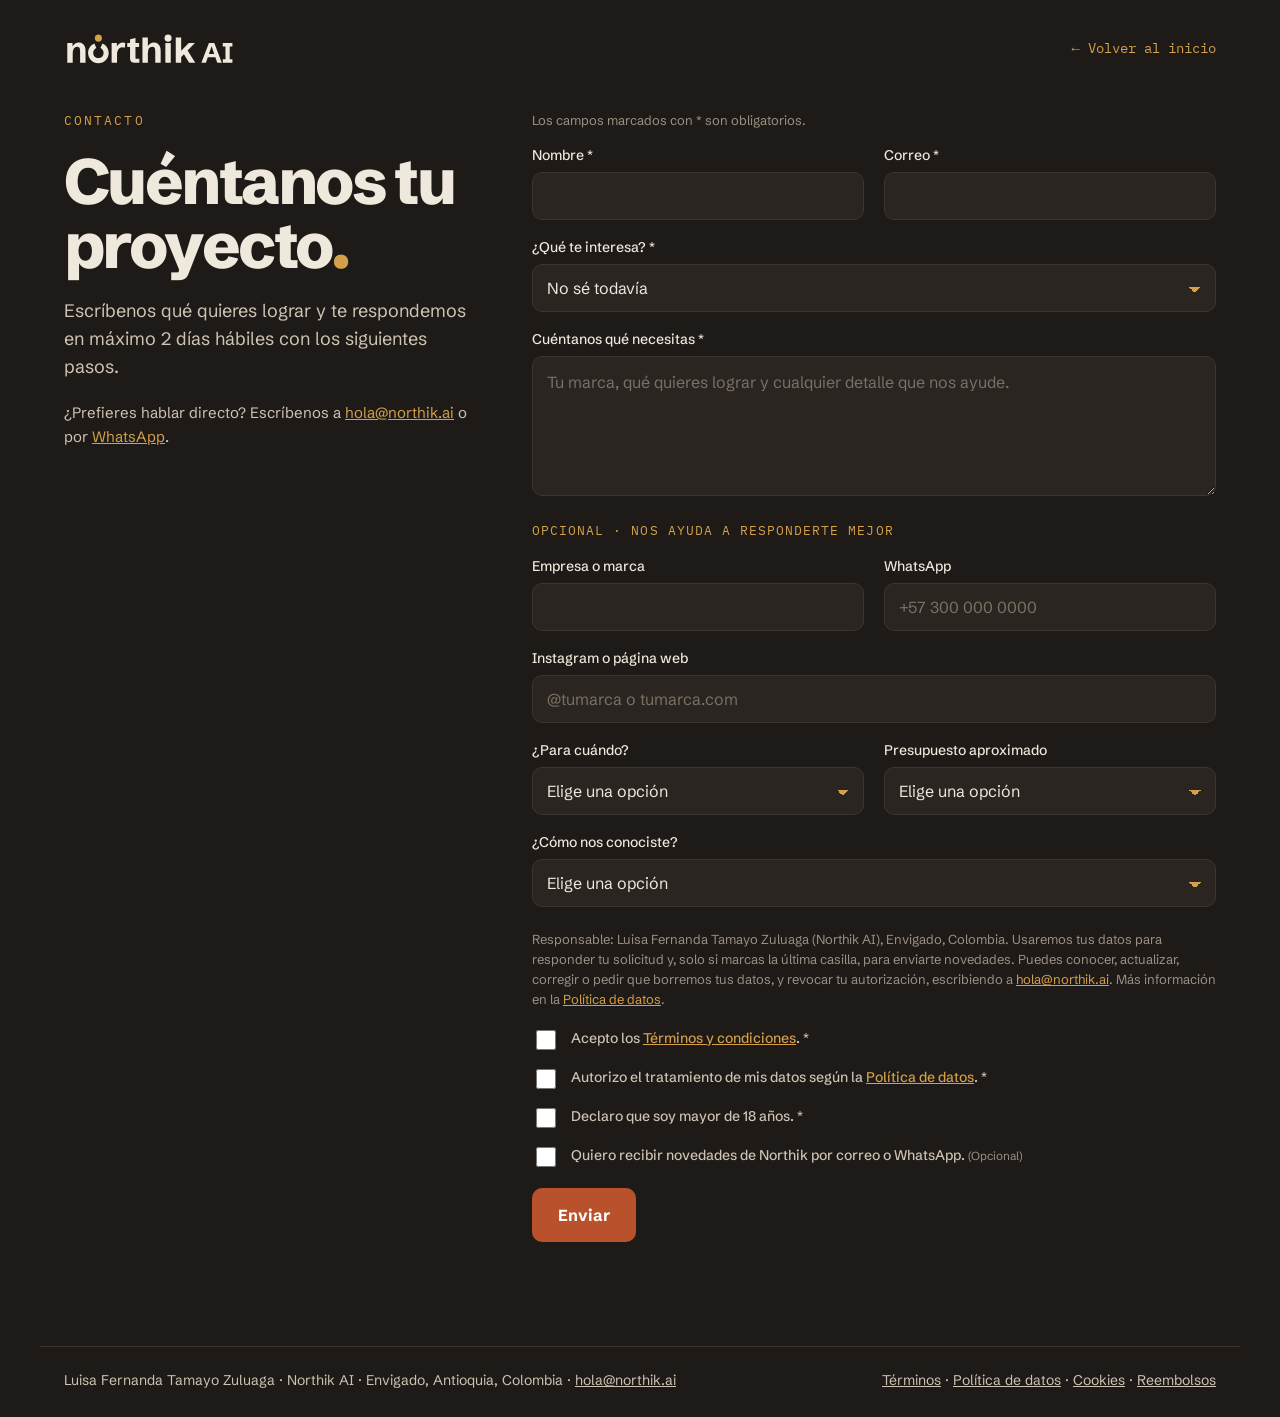
<file: contacto/index.html>
<!doctype html>
<html lang="es">
<head>
<meta charset="utf-8">
<meta name="viewport" content="width=device-width, initial-scale=1">
<meta http-equiv="Content-Security-Policy" content="default-src 'self'; script-src 'self'; style-src 'self' 'unsafe-inline'; font-src 'self'; img-src 'self' data:; connect-src 'self'; object-src 'none'; base-uri 'none'; form-action 'self'; upgrade-insecure-requests">
<meta name="referrer" content="strict-origin-when-cross-origin">
<title>Cuéntanos tu proyecto · Northik AI</title>
<meta name="description" content="Escríbenos y te respondemos en máximo un día hábil. Northik AI · Inteligencia creativa.">
<meta name="theme-color" content="#1E1A17">
<link rel="icon" type="image/png" sizes="32x32" href="/favicon-32.png">
<link rel="apple-touch-icon" href="/apple-touch-icon.png">
<link rel="stylesheet" href="/fuentes/fuentes.css">
<style>
*{box-sizing:border-box}
html,body{margin:0;background:#1E1A17;color:#EFE8DD}
body{font-family:'Schibsted Grotesk',Arial,sans-serif;min-height:100vh;display:flex;flex-direction:column;-webkit-font-smoothing:antialiased}
.wrap{width:100%;max-width:1200px;margin:0 auto;padding:0 24px}
header.wrap{display:flex;justify-content:space-between;align-items:center;gap:16px;padding-top:32px;padding-bottom:32px}
.logo{width:170px;height:32px;display:block}
.mono{font-family:'IBM Plex Mono',Consolas,monospace}
a{color:#D4A04A} a:hover{color:#EFE8DD}
a:focus-visible,button:focus-visible{outline:2px solid #D4A04A;outline-offset:3px;border-radius:6px}
.back{font-size:14px;text-decoration:none}
main.wrap{flex:1;display:flex;flex-wrap:wrap;gap:56px;padding-top:16px;padding-bottom:64px}
.intro{flex:1 1 300px;display:flex;flex-direction:column;gap:20px;max-width:440px}
.kicker{font-size:13px;letter-spacing:.16em;text-transform:uppercase;color:#D4A04A}
h1{margin:0;font-size:clamp(38px,5.5vw,64px);font-weight:800;letter-spacing:-.04em;line-height:1}
h1 span{color:#D4A04A}
.lead{margin:0;font-size:18px;line-height:1.55;color:#CFC4B4}
.alt{margin:0;font-size:15px;line-height:1.6;color:#CFC4B4}
form{flex:2 1 460px;display:grid;grid-template-columns:1fr 1fr;gap:18px 20px;align-content:start}
.f{display:flex;flex-direction:column;gap:8px}
.full{grid-column:1/-1}
label{font-size:14px;font-weight:500;color:#EFE8DD}
label small{color:#9C9184;font-weight:400}
input,select,textarea{font:inherit;font-size:16px;color:#EFE8DD;background:#2A2521;border:1.5px solid #3D3530;border-radius:10px;padding:13px 14px;width:100%;transition:border-color .2s}
textarea{min-height:140px;resize:vertical;line-height:1.5}
select{appearance:none;background-image:linear-gradient(45deg,transparent 50%,#D4A04A 50%),linear-gradient(135deg,#D4A04A 50%,transparent 50%);background-position:calc(100% - 20px) 55%,calc(100% - 14px) 55%;background-size:6px 6px;background-repeat:no-repeat;padding-right:40px}
input:focus,select:focus,textarea:focus{outline:none;border-color:#D4A04A}
input::placeholder,textarea::placeholder{color:#7A7064}
.check{display:flex;gap:12px;align-items:flex-start;font-size:14px;line-height:1.55;color:#CFC4B4}
.check input{width:20px;height:20px;flex:0 0 20px;margin-top:2px;accent-color:#B9512C;padding:0}
.checks{gap:14px;border:0;margin:0;padding:0;min-width:0}
.sr{position:absolute;width:1px;height:1px;overflow:hidden;clip:rect(0 0 0 0)}
.aviso{margin:4px 0 0;font-size:13px;line-height:1.55;color:#9C9184}
.req,.opt{margin:0;font-size:13px;color:#9C9184}
.opt{margin-top:8px;letter-spacing:.08em;text-transform:uppercase;color:#D4A04A}
.check small{color:#9C9184}
.trap{position:absolute;left:-9999px;width:1px;height:1px;overflow:hidden}
button{font:inherit;height:54px;padding:0 26px;border:0;border-radius:10px;background:#B9512C;color:#fff;font-size:16px;font-weight:700;cursor:pointer;justify-self:start;transition:filter .2s}
button:hover{filter:brightness(.92)} button[disabled]{opacity:.6;cursor:wait}
.msg{grid-column:1/-1;margin:0;font-size:15px;line-height:1.5;min-height:1.5em}
.msg.err{color:#E7A07F}
.ok{grid-column:1/-1;display:none;flex-direction:column;gap:12px;padding:28px;border:1px solid #3D3530;border-radius:14px;background:#24201C}
.ok h2{margin:0;font-size:26px;letter-spacing:-.02em}
.ok p{margin:0;color:#CFC4B4;line-height:1.55}
form.sent .f,form.sent button,form.sent .msg,form.sent .req,form.sent .opt,form.sent .aviso{display:none}
form.sent .ok{display:flex}
footer.wrap{display:flex;justify-content:space-between;flex-wrap:wrap;gap:12px;padding-top:24px;padding-bottom:28px;border-top:1px solid #3D3530;font-size:14px;color:#CFC4B4}
@media (max-width:640px){form{grid-template-columns:1fr}button{width:100%}header.wrap{padding-top:24px;padding-bottom:16px}}
</style>
</head>
<body>
<header class="wrap"><a href="/" aria-label="Northik AI, inicio"><svg role="img" aria-label="Northik AI" viewBox="-40 -1680 9343 1740" width="170" height="32" class="logo"><path d="M4271.0 0.0H4569.0V-525.0Q4569.0 -703.0 4630.0 -792.0Q4691.0 -881.0 4808.0 -881.0Q4905.0 -881.0 4940.0 -818.5Q4975.0 -756.0 4975.0 -623.0V0.0H5273.0V-658.0Q5273.0 -790.0 5234.0 -891.0Q5195.0 -992.0 5115.0 -1049.0Q5035.0 -1106.0 4909.0 -1106.0Q4781.0 -1106.0 4690.5 -1044.0Q4614.93505859375 -992.231689453125 4569.0 -906.3014526367188V-1390.0H4271.0ZM6102.0 0.0H6400.0V-320.0L6551.0 -470.0L6840.0 0.0H7173.0L6751.0 -676.0L7157.0 -1080.0H6817.0L6400.0 -664.0V-1390.0H6102.0ZM141.0 0.0H439.0V-495.0Q439.0 -691.0 501.5 -786.0Q564.0 -881.0 675.0 -881.0Q769.0 -881.0 807.0 -817.5Q845.0 -754.0 845.0 -639.0V0.0H1143.0V-658.0Q1143.0 -790.0 1104.0 -891.0Q1065.0 -992.0 984.5 -1049.0Q904.0 -1106.0 778.0 -1106.0Q651.0 -1106.0 561.0 -1044.5Q477.24713134765625 -987.2688598632812 429.0 -890.6351318359375V-1080.0H141.0ZM3839.0 0.0H4103.0V-218.0H3938.0Q3907.0 -218.0 3897.5 -229.5Q3888.0 -241.0 3888.0 -274.0V-862.0H4088.0V-1080.0H3888.0V-1364.0L3590.0 -1292.0V-1080.0H3436.0V-862.0H3590.0V-227.0Q3590.0 -117.0 3654.5 -58.5Q3719.0 0.0 3839.0 0.0ZM2577.0 0.0H2875.0V-454.0Q2875.0 -574.0 2903.5 -651.5Q2932.0 -729.0 2977.5 -771.5Q3023.0 -814.0 3076.5 -831.0Q3130.0 -848.0 3179.0 -848.0Q3239.0 -848.0 3304.0 -830.0L3327.0 -1084.0Q3295.0 -1096.0 3263.0 -1101.0Q3231.0 -1106.0 3200.0 -1106.0Q3090.0 -1106.0 2997.0 -1047.5Q2914.45703125 -995.5778198242188 2865.0 -895.2083129882812V-1080.0H2577.0Z" fill="#EFE8DD"/><path d="M2416.0 -540.0C2416.0 -774.0992431640625 2273.878662109375 -975.0042724609375 2071.2109375 -1061.14013671875L1961.7779541015625 -803.332275390625C2064.18603515625 -759.8078002929688 2136.0 -658.2904052734375 2136.0 -540.0C2136.0 -382.04656982421875 2007.9534912109375 -254.0 1850.0 -254.0C1692.0465087890625 -254.0 1564.0 -382.04656982421875 1564.0 -540.0C1564.0 -658.2904052734375 1635.81396484375 -759.8078002929688 1738.2220458984375 -803.332275390625L1628.7891845703125 -1061.14013671875C1426.121337890625 -975.0042724609375 1284.0 -774.0991821289062 1284.0 -540.0C1284.0 -227.40682983398438 1537.4068603515625 26.0 1850.0 26.0C2162.59326171875 26.0 2416.0 -227.40682983398438 2416.0 -540.0Z" fill="#EFE8DD"/><path d="M1850.0 -1159.0Q1761.0 -1159.0 1707.0 -1213.0Q1653.0 -1267.0 1653.0 -1356.0Q1653.0 -1446.0 1707.0 -1499.5Q1761.0 -1553.0 1850.0 -1553.0Q1940.0 -1553.0 1993.5 -1499.5Q2047.0 -1446.0 2047.0 -1356.0Q2047.0 -1267.0 1993.5 -1213.0Q1940.0 -1159.0 1850.0 -1159.0Z" fill="#D4A04A"/><path d="M5530.0 0.0V-1080.0H5828.0V0.0Z" fill="#EFE8DD"/><path d="M5679.0 -1159.0Q5590.0 -1159.0 5536.0 -1213.0Q5482.0 -1267.0 5482.0 -1356.0Q5482.0 -1446.0 5536.0 -1499.5Q5590.0 -1553.0 5679.0 -1553.0Q5769.0 -1553.0 5822.5 -1499.5Q5876.0 -1446.0 5876.0 -1356.0Q5876.0 -1267.0 5822.5 -1213.0Q5769.0 -1159.0 5679.0 -1159.0Z" fill="#EFE8DD"/><path d="M7510.75 0.0 7924.75 -1080.0H8219.5L8632.0 0.0H8383.0L8071.0 -912.0L7759.75 0.0ZM7781.5 -295.5V-480.75H8359.0V-295.5ZM8685.25 0.0V-191.25H8834.5V-888.75H8685.25V-1080.0H9215.5V-888.75H9066.25V-191.25H9215.5V0.0Z" fill="#EFE8DD"/></svg></a><a class="back mono" href="/">← Volver al inicio</a></header>
<main class="wrap">
 <div class="intro">
  <span class="kicker mono">Contacto</span>
  <h1>Cuéntanos tu proyecto<span>.</span></h1>
  <p class="lead">Escríbenos qué quieres lograr y te respondemos en máximo 2 días hábiles con los siguientes pasos.</p>
  <p class="alt">¿Prefieres hablar directo? Escríbenos a <a href="mailto:hola@northik.ai">hola@northik.ai</a> o por <a href="https://wa.me/573054670254" rel="noopener">WhatsApp</a>.</p>
 </div>
 <form id="contacto" action="/api/contacto" method="post" novalidate>
  <p class="req full">Los campos marcados con * son obligatorios.</p>
  <div class="f"><label for="nombre">Nombre *</label><input id="nombre" name="nombre" autocomplete="name" required maxlength="120"></div>
  <div class="f"><label for="correo">Correo *</label><input id="correo" name="correo" type="email" autocomplete="email" required maxlength="160"></div>
  <div class="f full"><label for="servicio">¿Qué te interesa? *</label>
   <select id="servicio" name="servicio">
    <option>No sé todavía</option>
    <option value="Strategy">Strategy · estrategia y pauta</option>
    <option value="Motion">Motion · video con IA</option>
    <option value="Match">Match · creadores con datos</option>
    <option value="Works">Works · procesos, eventos y agentes IA</option>
   </select></div>
  <div class="f full"><label for="mensaje">Cuéntanos qué necesitas *</label><textarea id="mensaje" name="mensaje" required maxlength="3000" placeholder="Tu marca, qué quieres lograr y cualquier detalle que nos ayude."></textarea></div>
  <p class="opt full mono">Opcional · nos ayuda a responderte mejor</p>
  <div class="f"><label for="empresa">Empresa o marca</label><input id="empresa" name="empresa" autocomplete="organization" maxlength="160"></div>
  <div class="f"><label for="whatsapp">WhatsApp</label><input id="whatsapp" name="whatsapp" type="tel" autocomplete="tel" maxlength="40" placeholder="+57 300 000 0000"></div>
  <div class="f full"><label for="instagram_web">Instagram o página web</label><input id="instagram_web" name="instagram_web" maxlength="200" placeholder="@tumarca o tumarca.com"></div>
  <div class="f"><label for="plazo">¿Para cuándo?</label>
   <select id="plazo" name="plazo"><option value="">Elige una opción</option><option>Lo antes posible</option><option>En 1 mes</option><option>En 2 a 3 meses</option><option>Solo estoy explorando</option></select></div>
  <div class="f"><label for="presupuesto">Presupuesto aproximado</label>
   <select id="presupuesto" name="presupuesto"><option value="">Elige una opción</option><option>Menos de $2.000.000</option><option>$2.000.000 a $5.000.000</option><option>$5.000.000 a $10.000.000</option><option>Más de $10.000.000</option><option>Prefiero no decir</option></select></div>
  <div class="f full"><label for="como_nos_conociste">¿Cómo nos conociste?</label>
   <select id="como_nos_conociste" name="como_nos_conociste"><option value="">Elige una opción</option><option>Instagram</option><option>Recomendación</option><option>Google</option><option>Evento o charla</option><option>Otro</option></select></div>
  <div class="trap" aria-hidden="true"><label for="sitio_web">No llenar</label><input id="sitio_web" name="sitio_web" tabindex="-1" autocomplete="off"></div>
  <p class="aviso full">Responsable: Luisa Fernanda Tamayo Zuluaga (Northik AI), Envigado, Colombia. Usaremos tus datos para responder tu solicitud y, solo si marcas la última casilla, para enviarte novedades. Puedes conocer, actualizar, corregir o pedir que borremos tus datos, y revocar tu autorización, escribiendo a <a href="mailto:hola@northik.ai">hola@northik.ai</a>. Más información en la <a href="/datos/" target="_blank" rel="noopener">Política de datos</a>.</p>
  <fieldset class="f full checks"><legend class="sr">Autorizaciones</legend>
   <label class="check"><input type="checkbox" name="terminos" value="si" required><span>Acepto los <a href="/terminos/" target="_blank" rel="noopener">Términos y condiciones</a>. *</span></label>
   <label class="check"><input type="checkbox" name="privacidad" value="si" required><span>Autorizo el tratamiento de mis datos según la <a href="/datos/" target="_blank" rel="noopener">Política de datos</a>. *</span></label>
   <label class="check"><input type="checkbox" name="mayor_edad" value="si" required><span>Declaro que soy mayor de 18 años. *</span></label>
   <label class="check"><input type="checkbox" name="novedades" value="si"><span>Quiero recibir novedades de Northik por correo o WhatsApp. <small>(Opcional)</small></span></label>
  </fieldset>
  <button type="submit">Enviar</button>
  <p class="msg" id="msg" role="status" aria-live="polite"></p>
  <div class="ok" tabindex="-1" id="ok"><h2>¡Gracias! Ya recibimos tu mensaje.</h2><p>Te escribimos en máximo 2 días hábiles. Si es urgente, escríbenos por <a href="https://wa.me/573054670254" rel="noopener">WhatsApp</a>.</p></div>
 </form>
</main>
<footer class="wrap"><span>Luisa Fernanda Tamayo Zuluaga · Northik AI · Envigado, Antioquia, Colombia · <a href="mailto:hola@northik.ai" style="color:inherit">hola@northik.ai</a></span><span><a href="/terminos/" style="color:inherit">Términos</a> · <a href="/datos/" style="color:inherit">Política de datos</a> · <a href="/cookies/" style="color:inherit">Cookies</a> · <a href="/reembolsos/" style="color:inherit">Reembolsos</a></span></footer>
<script src="/contacto/formulario.js" defer></script>
</body>
</html>
</file>
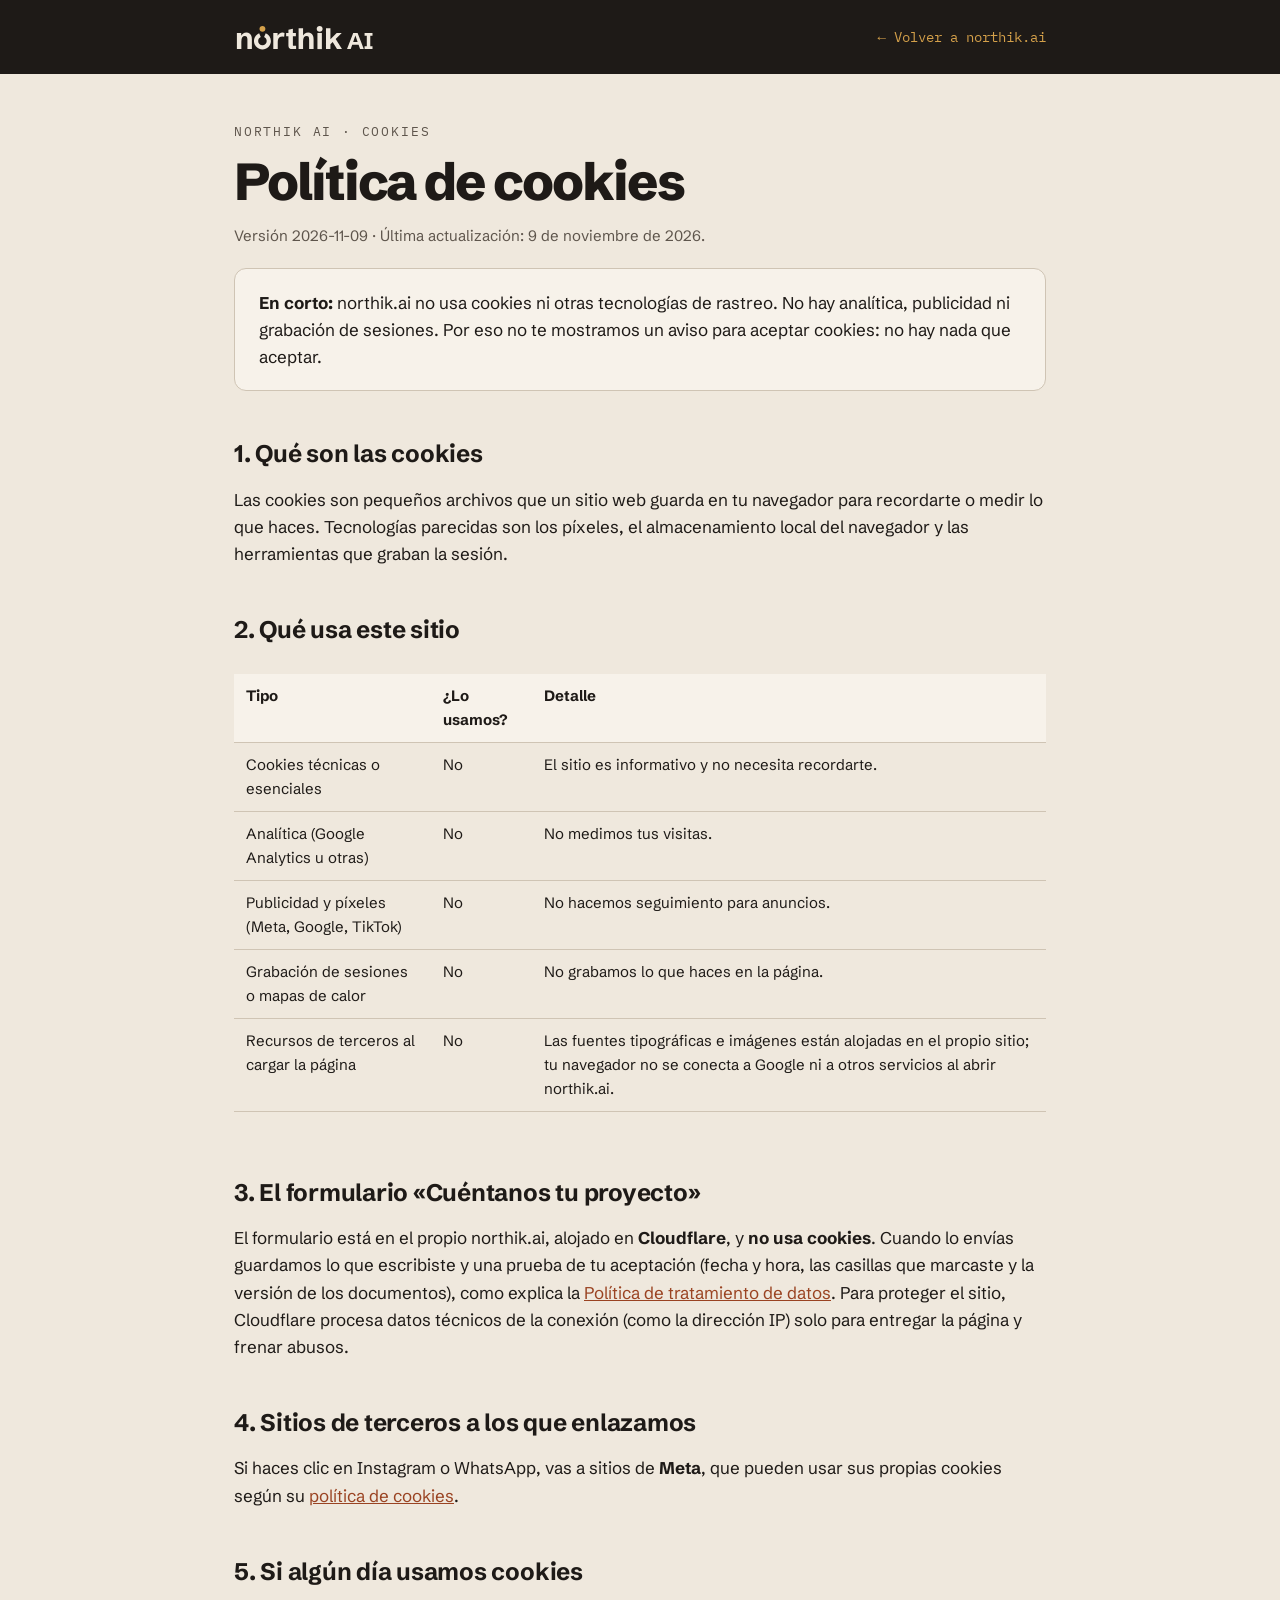
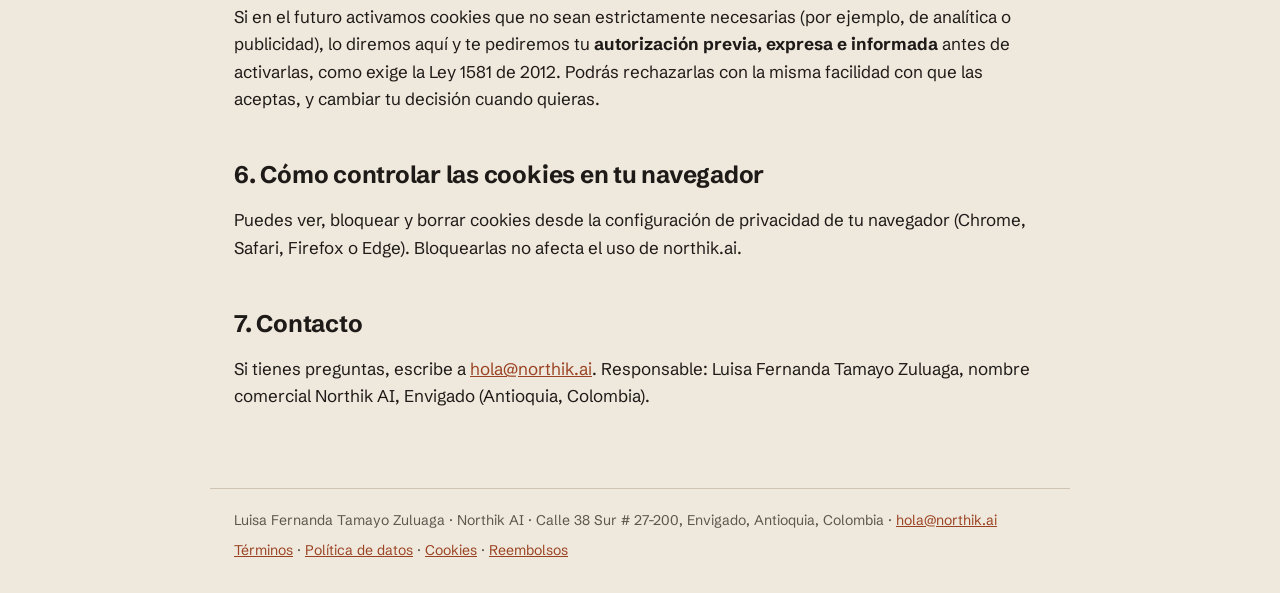
<file: cookies/index.html>
<!doctype html>
<html lang="es">
<head>
<meta charset="utf-8">
<meta name="viewport" content="width=device-width, initial-scale=1">
<meta http-equiv="Content-Security-Policy" content="default-src 'self'; script-src 'self'; style-src 'self' 'unsafe-inline'; font-src 'self'; img-src 'self' data:; connect-src 'self'; object-src 'none'; base-uri 'none'; form-action 'self'; upgrade-insecure-requests">
<meta name="referrer" content="strict-origin-when-cross-origin">
<title>Política de cookies · Northik AI</title>
<meta name="description" content="Política de cookies de northik.ai: el sitio no usa cookies ni rastreo.">
<meta name="theme-color" content="#1E1A17">
<link rel="icon" type="image/png" sizes="32x32" href="/favicon-32.png">
<link rel="apple-touch-icon" href="/apple-touch-icon.png">
<link rel="stylesheet" href="/fuentes/fuentes.css">
<style>
*{box-sizing:border-box}
html,body{margin:0;background:#EFE8DD;color:#1E1A17}
body{font-family:'Schibsted Grotesk',Arial,sans-serif;font-size:17px;line-height:1.6;-webkit-font-smoothing:antialiased}
a{color:#9A4322}
.top{background:#1E1A17}
.top .in{max-width:860px;margin:0 auto;padding:24px;display:flex;justify-content:space-between;align-items:center}
.top a{color:#D4A04A;font-family:'IBM Plex Mono',monospace;font-size:14px;text-decoration:none}
.mark{font-weight:800;font-size:22px;letter-spacing:-.03em;color:#EFE8DD;text-decoration:none}
.mark span{color:#D4A04A}
main{max-width:860px;margin:0 auto;padding:48px 24px 64px}
.k{font-family:'IBM Plex Mono',monospace;font-size:13px;letter-spacing:.14em;text-transform:uppercase;color:#5E554C;margin:0 0 12px}
h1{font-size:clamp(34px,5vw,52px);font-weight:800;letter-spacing:-.04em;line-height:1.02;margin:0 0 16px}
h2{font-size:24px;font-weight:700;letter-spacing:-.01em;margin:44px 0 12px}
p{margin:0 0 14px}
ul{margin:0 0 16px;padding-left:22px} li{margin:6px 0}
.box{background:#F7F2EA;border:1px solid #CFC4B4;border-radius:12px;padding:20px 24px;margin:20px 0}
table{width:100%;border-collapse:collapse;margin:12px 0 18px;font-size:15px}
th,td{text-align:left;vertical-align:top;padding:10px 12px;border-bottom:1px solid #CFC4B4}
th{font-weight:700;background:#F7F2EA}
.wrap-t{overflow-x:auto}
.note{color:#5E554C;font-size:15px}
footer{border-top:1px solid #CFC4B4;max-width:860px;margin:0 auto;padding:20px 24px 32px;font-size:14px;color:#5E554C;display:flex;justify-content:space-between;flex-wrap:wrap;gap:8px}
</style>
</head>
<body>
<div class="top"><div class="in"><a href="/" aria-label="Inicio de Northik AI"><svg role="img" aria-label="Northik AI" viewBox="-40 -1680 9343 1740" width="140" height="26" style="width:140px;height:26px;display:block"><path d="M4271.0 0.0H4569.0V-525.0Q4569.0 -703.0 4630.0 -792.0Q4691.0 -881.0 4808.0 -881.0Q4905.0 -881.0 4940.0 -818.5Q4975.0 -756.0 4975.0 -623.0V0.0H5273.0V-658.0Q5273.0 -790.0 5234.0 -891.0Q5195.0 -992.0 5115.0 -1049.0Q5035.0 -1106.0 4909.0 -1106.0Q4781.0 -1106.0 4690.5 -1044.0Q4614.93505859375 -992.231689453125 4569.0 -906.3014526367188V-1390.0H4271.0ZM6102.0 0.0H6400.0V-320.0L6551.0 -470.0L6840.0 0.0H7173.0L6751.0 -676.0L7157.0 -1080.0H6817.0L6400.0 -664.0V-1390.0H6102.0ZM141.0 0.0H439.0V-495.0Q439.0 -691.0 501.5 -786.0Q564.0 -881.0 675.0 -881.0Q769.0 -881.0 807.0 -817.5Q845.0 -754.0 845.0 -639.0V0.0H1143.0V-658.0Q1143.0 -790.0 1104.0 -891.0Q1065.0 -992.0 984.5 -1049.0Q904.0 -1106.0 778.0 -1106.0Q651.0 -1106.0 561.0 -1044.5Q477.24713134765625 -987.2688598632812 429.0 -890.6351318359375V-1080.0H141.0ZM3839.0 0.0H4103.0V-218.0H3938.0Q3907.0 -218.0 3897.5 -229.5Q3888.0 -241.0 3888.0 -274.0V-862.0H4088.0V-1080.0H3888.0V-1364.0L3590.0 -1292.0V-1080.0H3436.0V-862.0H3590.0V-227.0Q3590.0 -117.0 3654.5 -58.5Q3719.0 0.0 3839.0 0.0ZM2577.0 0.0H2875.0V-454.0Q2875.0 -574.0 2903.5 -651.5Q2932.0 -729.0 2977.5 -771.5Q3023.0 -814.0 3076.5 -831.0Q3130.0 -848.0 3179.0 -848.0Q3239.0 -848.0 3304.0 -830.0L3327.0 -1084.0Q3295.0 -1096.0 3263.0 -1101.0Q3231.0 -1106.0 3200.0 -1106.0Q3090.0 -1106.0 2997.0 -1047.5Q2914.45703125 -995.5778198242188 2865.0 -895.2083129882812V-1080.0H2577.0Z" fill="#EFE8DD"/><path d="M2416.0 -540.0C2416.0 -774.0992431640625 2273.878662109375 -975.0042724609375 2071.2109375 -1061.14013671875L1961.7779541015625 -803.332275390625C2064.18603515625 -759.8078002929688 2136.0 -658.2904052734375 2136.0 -540.0C2136.0 -382.04656982421875 2007.9534912109375 -254.0 1850.0 -254.0C1692.0465087890625 -254.0 1564.0 -382.04656982421875 1564.0 -540.0C1564.0 -658.2904052734375 1635.81396484375 -759.8078002929688 1738.2220458984375 -803.332275390625L1628.7891845703125 -1061.14013671875C1426.121337890625 -975.0042724609375 1284.0 -774.0991821289062 1284.0 -540.0C1284.0 -227.40682983398438 1537.4068603515625 26.0 1850.0 26.0C2162.59326171875 26.0 2416.0 -227.40682983398438 2416.0 -540.0Z" fill="#EFE8DD"/><path d="M1850.0 -1159.0Q1761.0 -1159.0 1707.0 -1213.0Q1653.0 -1267.0 1653.0 -1356.0Q1653.0 -1446.0 1707.0 -1499.5Q1761.0 -1553.0 1850.0 -1553.0Q1940.0 -1553.0 1993.5 -1499.5Q2047.0 -1446.0 2047.0 -1356.0Q2047.0 -1267.0 1993.5 -1213.0Q1940.0 -1159.0 1850.0 -1159.0Z" fill="#D4A04A"/><path d="M5530.0 0.0V-1080.0H5828.0V0.0Z" fill="#EFE8DD"/><path d="M5679.0 -1159.0Q5590.0 -1159.0 5536.0 -1213.0Q5482.0 -1267.0 5482.0 -1356.0Q5482.0 -1446.0 5536.0 -1499.5Q5590.0 -1553.0 5679.0 -1553.0Q5769.0 -1553.0 5822.5 -1499.5Q5876.0 -1446.0 5876.0 -1356.0Q5876.0 -1267.0 5822.5 -1213.0Q5769.0 -1159.0 5679.0 -1159.0Z" fill="#EFE8DD"/><path d="M7510.75 0.0 7924.75 -1080.0H8219.5L8632.0 0.0H8383.0L8071.0 -912.0L7759.75 0.0ZM7781.5 -295.5V-480.75H8359.0V-295.5ZM8685.25 0.0V-191.25H8834.5V-888.75H8685.25V-1080.0H9215.5V-888.75H9066.25V-191.25H9215.5V0.0Z" fill="#EFE8DD"/></svg></a><a href="/">← Volver a northik.ai</a></div></div>
<main>
<p class="k">Northik AI · Cookies</p>
<h1>Política de cookies</h1>
<p class="note">Versión 2026-11-09 · Última actualización: 9 de noviembre de 2026.</p>

<div class="box"><p style="margin:0"><strong>En corto:</strong> northik.ai no usa cookies ni otras tecnologías de rastreo. No hay analítica, publicidad ni grabación de sesiones. Por eso no te mostramos un aviso para aceptar cookies: no hay nada que aceptar.</p></div>

<h2>1. Qué son las cookies</h2>
<p>Las cookies son pequeños archivos que un sitio web guarda en tu navegador para recordarte o medir lo que haces. Tecnologías parecidas son los píxeles, el almacenamiento local del navegador y las herramientas que graban la sesión.</p>

<h2>2. Qué usa este sitio</h2>
<div class="wrap-t"><table>
<tr><th>Tipo</th><th>¿Lo usamos?</th><th>Detalle</th></tr>
<tr><td>Cookies técnicas o esenciales</td><td>No</td><td>El sitio es informativo y no necesita recordarte.</td></tr>
<tr><td>Analítica (Google Analytics u otras)</td><td>No</td><td>No medimos tus visitas.</td></tr>
<tr><td>Publicidad y píxeles (Meta, Google, TikTok)</td><td>No</td><td>No hacemos seguimiento para anuncios.</td></tr>
<tr><td>Grabación de sesiones o mapas de calor</td><td>No</td><td>No grabamos lo que haces en la página.</td></tr>
<tr><td>Recursos de terceros al cargar la página</td><td>No</td><td>Las fuentes tipográficas e imágenes están alojadas en el propio sitio; tu navegador no se conecta a Google ni a otros servicios al abrir northik.ai.</td></tr>
</table></div>

<h2>3. El formulario «Cuéntanos tu proyecto»</h2>
<p>El formulario está en el propio northik.ai, alojado en <strong>Cloudflare</strong>, y <strong>no usa cookies</strong>. Cuando lo envías guardamos lo que escribiste y una prueba de tu aceptación (fecha y hora, las casillas que marcaste y la versión de los documentos), como explica la <a href="/datos/">Política de tratamiento de datos</a>. Para proteger el sitio, Cloudflare procesa datos técnicos de la conexión (como la dirección IP) solo para entregar la página y frenar abusos.</p>
<h2>4. Sitios de terceros a los que enlazamos</h2>
<p>Si haces clic en Instagram o WhatsApp, vas a sitios de <strong>Meta</strong>, que pueden usar sus propias cookies según su <a href="https://privacycenter.instagram.com/policies/cookies/" rel="noopener">política de cookies</a>.</p>

<h2>5. Si algún día usamos cookies</h2>
<p>Si en el futuro activamos cookies que no sean estrictamente necesarias (por ejemplo, de analítica o publicidad), lo diremos aquí y te pediremos tu <strong>autorización previa, expresa e informada</strong> antes de activarlas, como exige la Ley 1581 de 2012. Podrás rechazarlas con la misma facilidad con que las aceptas, y cambiar tu decisión cuando quieras.</p>

<h2>6. Cómo controlar las cookies en tu navegador</h2>
<p>Puedes ver, bloquear y borrar cookies desde la configuración de privacidad de tu navegador (Chrome, Safari, Firefox o Edge). Bloquearlas no afecta el uso de northik.ai.</p>

<h2>7. Contacto</h2>
<p>Si tienes preguntas, escribe a <a href="mailto:hola@northik.ai">hola@northik.ai</a>. Responsable: Luisa Fernanda Tamayo Zuluaga, nombre comercial Northik AI, Envigado (Antioquia, Colombia).</p>
</main>
<footer><span>Luisa Fernanda Tamayo Zuluaga · Northik AI · Calle 38 Sur # 27-200, Envigado, Antioquia, Colombia · <a href="mailto:hola@northik.ai">hola@northik.ai</a></span><span><a href="/terminos/">Términos</a> · <a href="/datos/">Política de datos</a> · <a href="/cookies/">Cookies</a> · <a href="/reembolsos/">Reembolsos</a></span></footer>
</body>
</html>
</file>
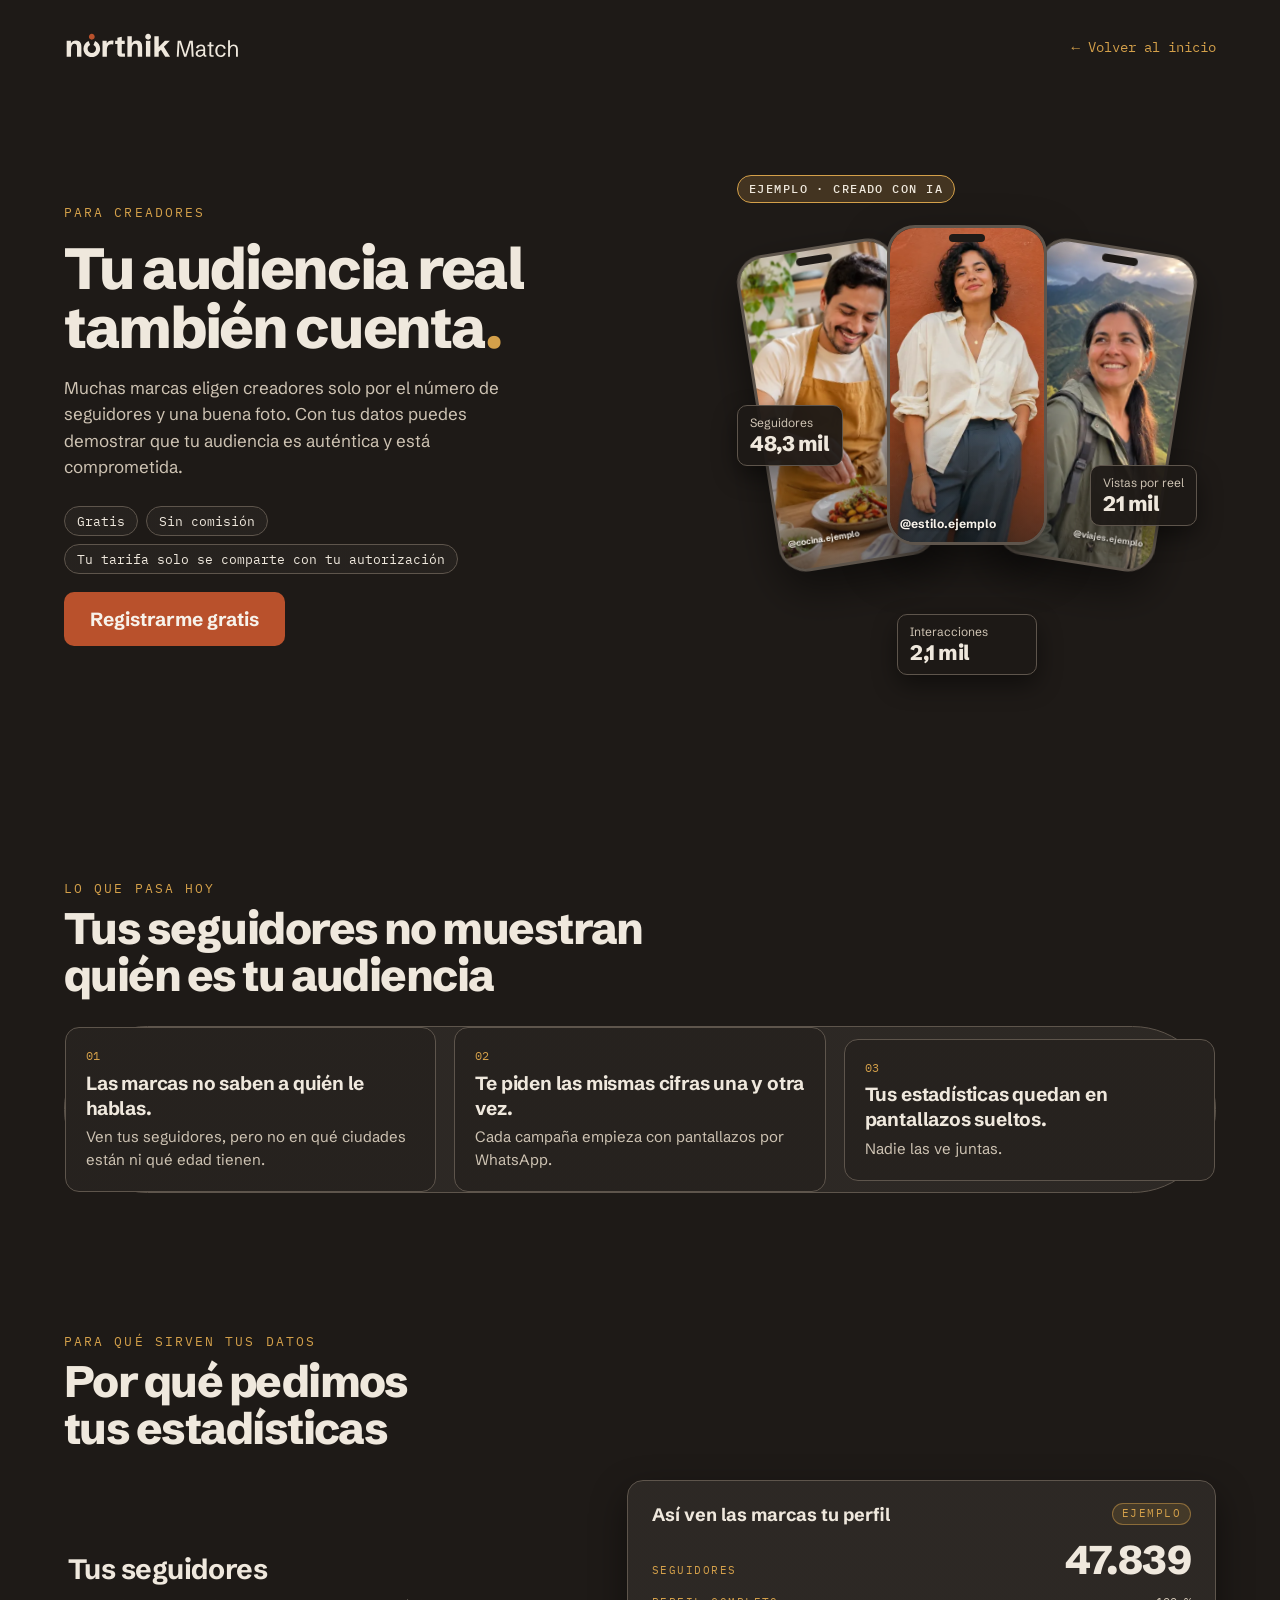
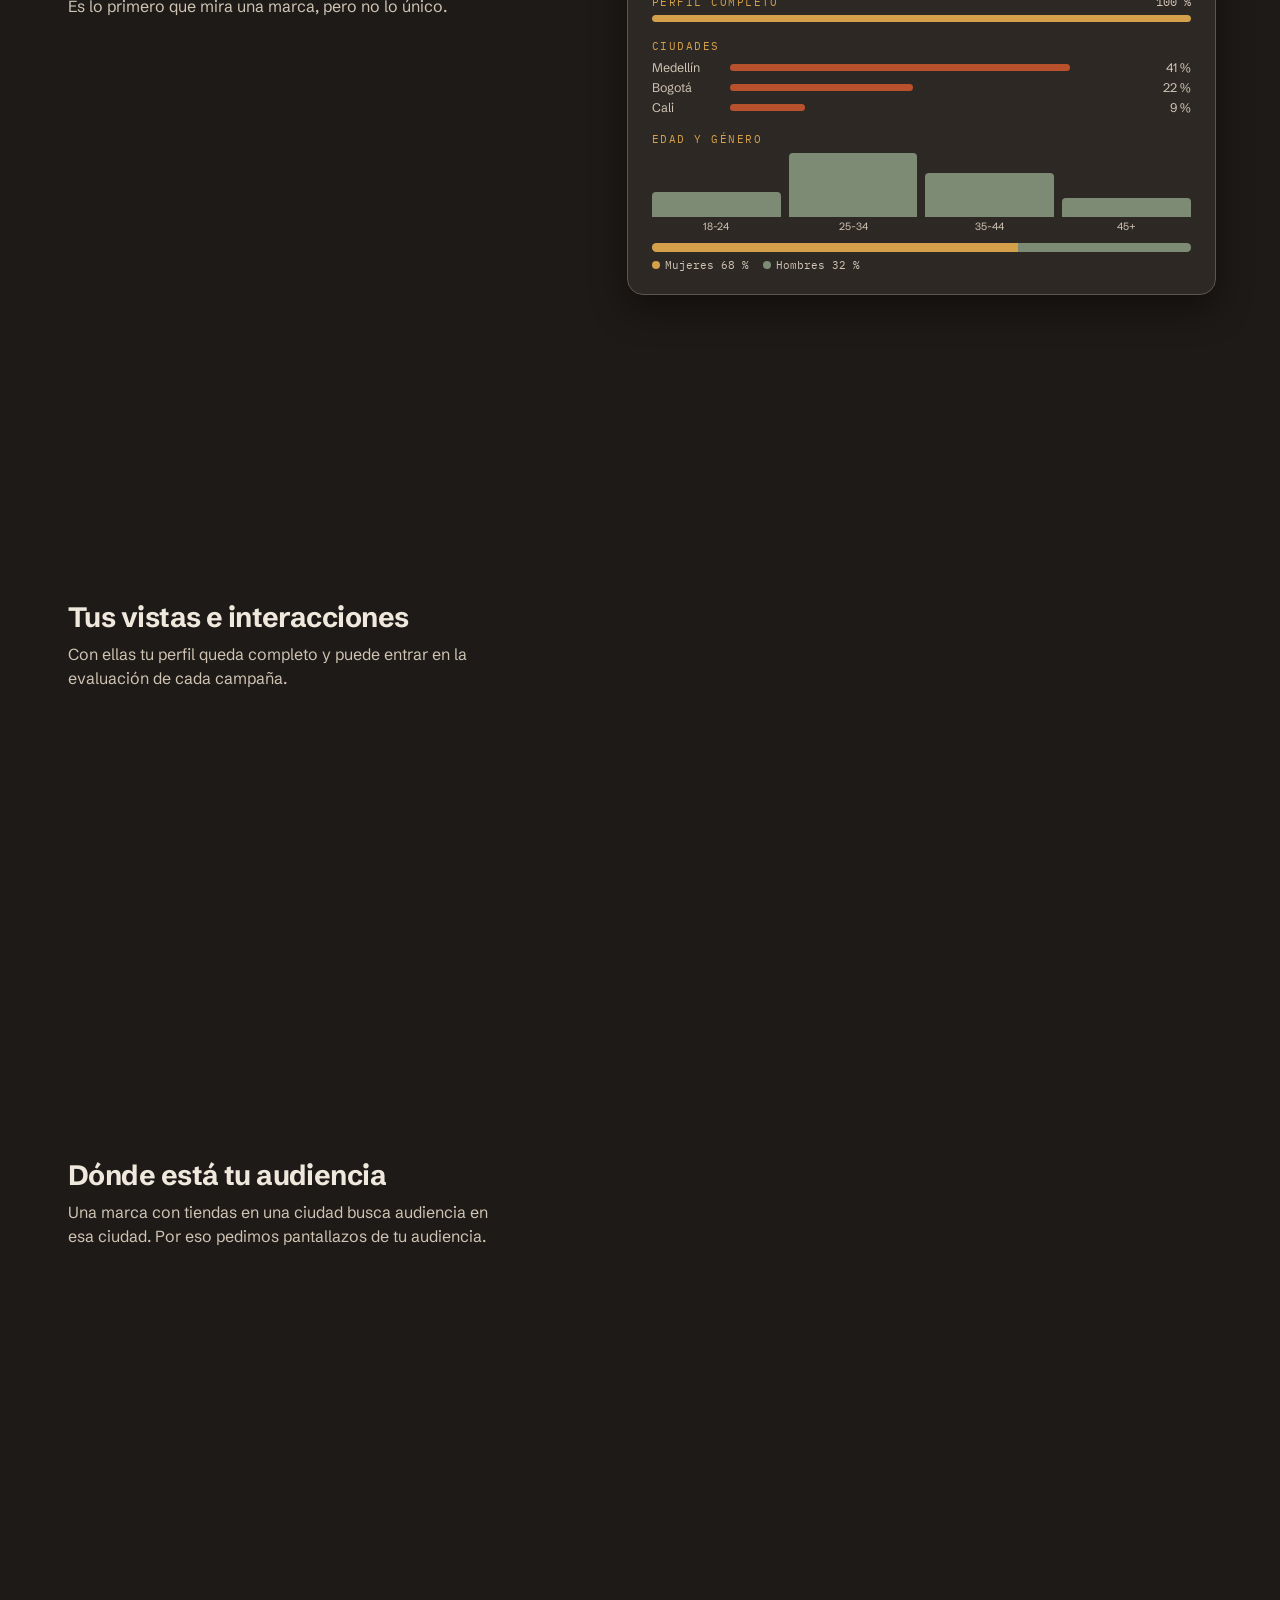
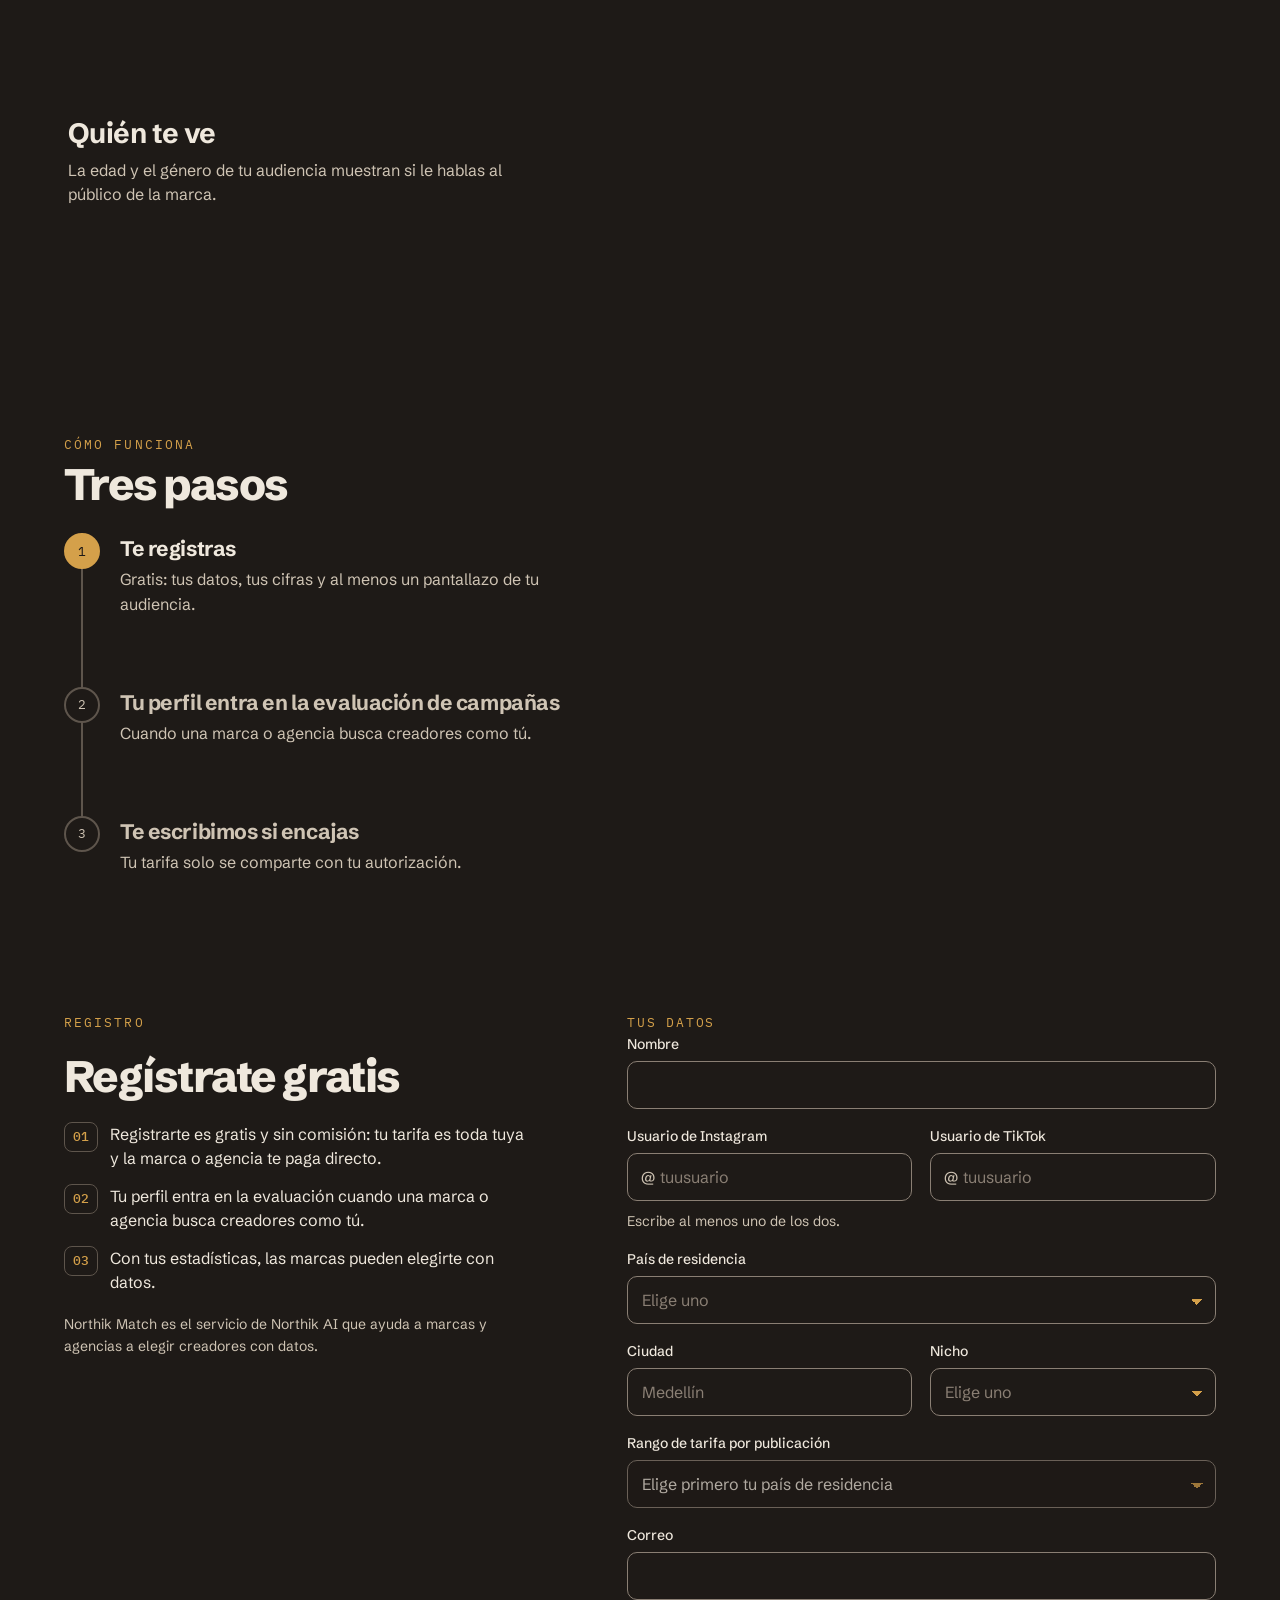
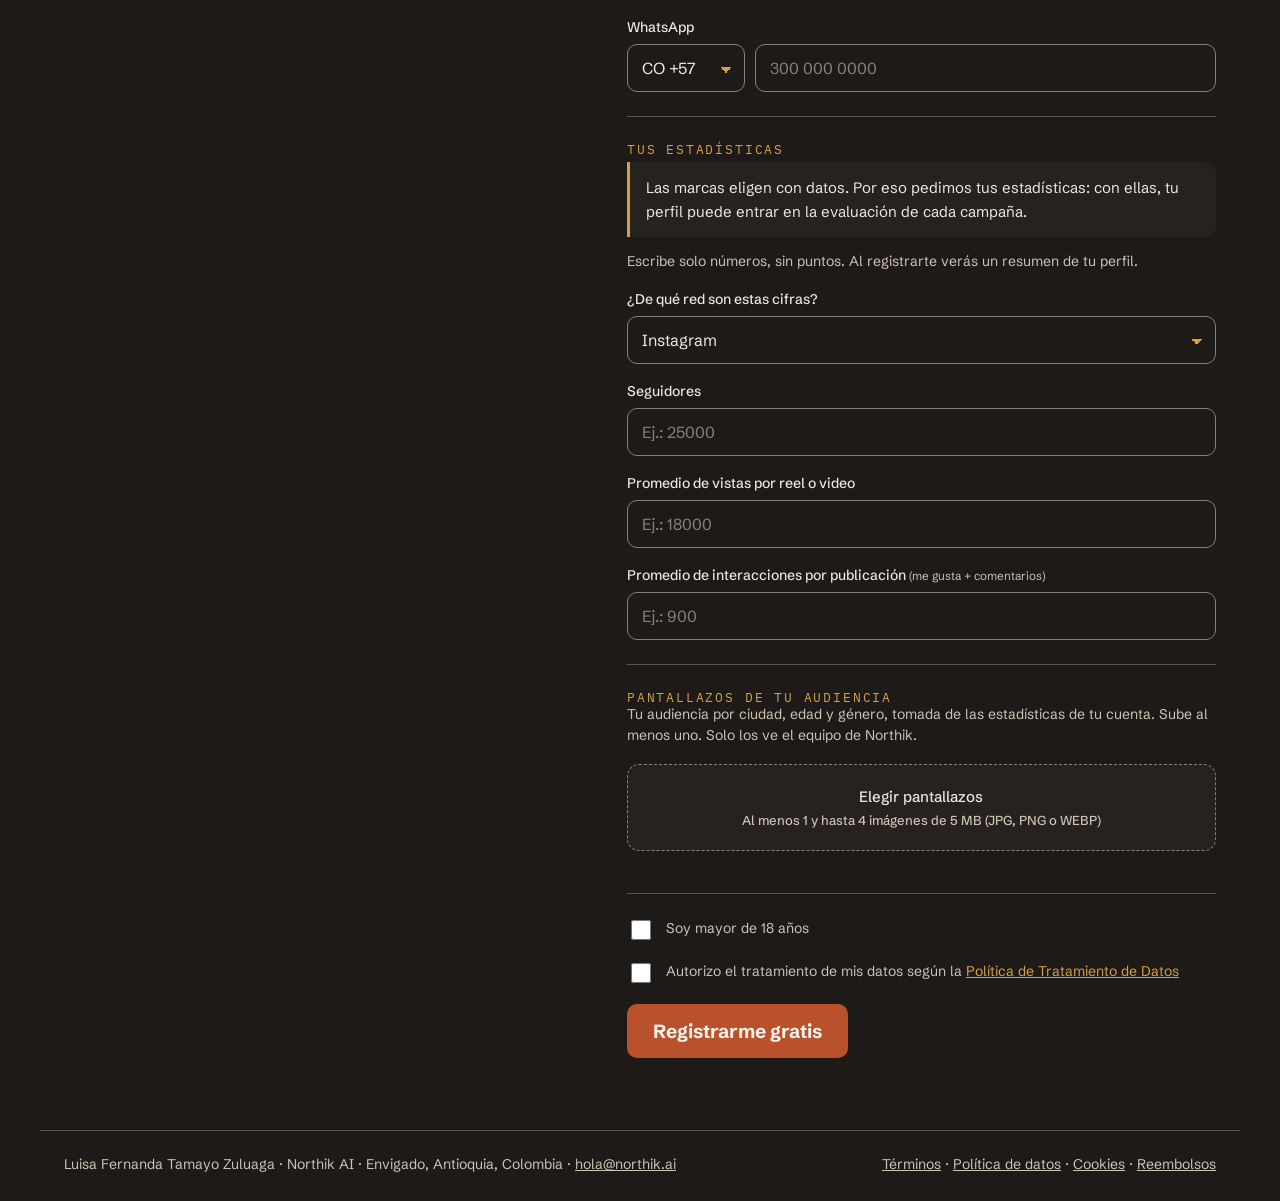
<file: creadores/index.html>
<!doctype html>
<html lang="es">
<head>
<meta charset="utf-8">
<meta name="viewport" content="width=device-width, initial-scale=1, viewport-fit=cover">
<meta http-equiv="Content-Security-Policy" content="default-src 'self'; script-src 'self'; style-src 'self' 'unsafe-inline'; font-src 'self'; img-src 'self' data:; connect-src 'self'; object-src 'none'; base-uri 'none'; form-action 'self'; upgrade-insecure-requests">
<meta name="referrer" content="strict-origin-when-cross-origin">
<title>Registro de creadores · Northik Match</title>
<meta name="description" content="Regístrate gratis en Northik Match. Sin comisión: tu tarifa es toda tuya y la marca o agencia te paga directo.">
<meta name="theme-color" content="#1E1A17">
<meta property="og:title" content="Registro de creadores · Northik Match">
<meta property="og:description" content="Regístrate gratis en Northik Match. Sin comisión: tu tarifa es toda tuya y la marca o agencia te paga directo.">
<meta property="og:image" content="https://northik.ai/og.png">
<link rel="icon" type="image/png" sizes="32x32" href="/favicon-32.png">
<link rel="apple-touch-icon" href="/apple-touch-icon.png">
<link rel="stylesheet" href="/fuentes/fuentes.css">
<style>
:root{
 /* Paleta del manual de marca */
 --grafito:#1E1A17;--arena:#EFE8DD;--arena-clara:#F7F2EA;--piedra:#CFC4B4;--gris:#5E554C;--humo:#8A7F74;
 --terracota:#B9512C;--terracota-p:#9A4322;--ocre:#D4A04A;--salvia:#7D8B74;--pizarra:#3E4C59;
 /* Superficies: arena muy suave sobre grafito (sigue siendo la paleta del manual) */
 --capa:linear-gradient(rgba(239,232,221,.04),rgba(239,232,221,.04)),#1E1A17;
 --capa2:linear-gradient(rgba(239,232,221,.07),rgba(239,232,221,.07)),#1E1A17;
}
*{box-sizing:border-box}
html,body{margin:0;background:#1E1A17;color:var(--arena)}
body{font-family:'Schibsted Grotesk',Arial,sans-serif;min-height:100vh;display:flex;flex-direction:column;-webkit-font-smoothing:antialiased}
.wrap{width:100%;max-width:1200px;margin:0 auto;padding:0 20px}
header.wrap{display:flex;justify-content:space-between;align-items:center;gap:16px;padding-top:24px;padding-bottom:16px}
.logo{width:auto;height:26px;display:block}
.mono{font-family:'IBM Plex Mono',Consolas,monospace}
a{color:var(--ocre)} a:hover{color:var(--arena)}
a:focus-visible,button:focus-visible,input:focus-visible,select:focus-visible,.subir:focus-within{outline:2px solid var(--ocre);outline-offset:3px;border-radius:6px}
.back{font-size:14px;text-decoration:none;color:var(--ocre);font-family:'IBM Plex Mono',Consolas,monospace}
@media (max-width:420px){.back{font-size:12.5px;white-space:nowrap}.logo{height:22px}}
.back:hover{color:var(--arena)}
main.wrap{flex:1;display:flex;flex-direction:column;gap:28px;padding-top:8px;padding-bottom:56px}
.paso{display:flex;flex-direction:column;gap:32px}
.paso[hidden]{display:none!important}
.intro{display:flex;flex-direction:column;gap:16px}
.kicker{font-size:13px;letter-spacing:.16em;text-transform:uppercase;color:var(--ocre)}
h1{margin:0;font-size:clamp(34px,8vw,58px);font-weight:800;letter-spacing:-.04em;line-height:1.02;text-wrap:balance}
h1 span{color:var(--ocre)}
.lead{margin:0;font-size:17px;line-height:1.55;color:var(--piedra);max-width:460px}
.puntos{list-style:none;margin:6px 0 0;padding:0;display:flex;flex-direction:column;gap:14px;max-width:460px}
.puntos li{display:grid;grid-template-columns:34px 1fr;gap:12px;align-items:start;font-size:16px;line-height:1.5;color:var(--arena)}
.puntos b{font-family:'IBM Plex Mono',Consolas,monospace;font-weight:500;font-size:13px;color:var(--ocre);border:1.5px solid var(--gris);border-radius:8px;height:30px;display:grid;place-items:center}
.quien{margin:4px 0 0;font-size:14px;line-height:1.55;color:var(--piedra);max-width:460px}
form{display:flex;flex-direction:column;gap:18px;min-width:0}
.grupo{display:flex;flex-direction:column;gap:18px;border:0;margin:0;padding:0;min-width:0}
.sep{border:0;border-top:1px solid var(--gris);margin:6px 0}
.grupo>legend{font-size:13px;letter-spacing:.14em;text-transform:uppercase;color:var(--ocre);font-family:'IBM Plex Mono',Consolas,monospace;margin-bottom:4px;padding:0}
.grupo>legend small{letter-spacing:0;text-transform:none;color:var(--piedra);font-family:'Schibsted Grotesk',Arial,sans-serif;font-size:13px}
.porque{margin:0;padding:14px 16px;border-left:3px solid var(--ocre);background:var(--capa);border-radius:0 10px 10px 0;font-size:15px;line-height:1.55;color:var(--arena)}
.ayuda{margin:-8px 0 0;font-size:14px;line-height:1.5;color:var(--piedra)}
.f{display:flex;flex-direction:column;gap:8px;min-width:0}
.dos{display:grid;grid-template-columns:1fr;gap:18px}
label{font-size:14px;font-weight:500;color:var(--arena)}
label small,.f small{color:var(--piedra);font-weight:400}
input,select{font:inherit;font-size:16px;color:var(--arena);background-color:var(--grafito);border:1.5px solid var(--humo);border-radius:10px;padding:13px 14px;width:100%;transition:border-color .2s}
select{appearance:none;background-image:linear-gradient(45deg,transparent 50%,var(--ocre) 50%),linear-gradient(135deg,var(--ocre) 50%,transparent 50%);background-position:calc(100% - 18px) 55%,calc(100% - 12px) 55%;background-size:6px 6px;background-repeat:no-repeat;padding-right:34px}
select:invalid{color:var(--humo)}
option{color:var(--arena)}
input:focus,select:focus{outline:none;border-color:var(--ocre)}
input::placeholder{color:var(--humo)}
.arroba{position:relative}
.arroba::before{content:"@";position:absolute;left:14px;top:50%;transform:translateY(-50%);color:var(--piedra);font-size:16px;pointer-events:none}
.arroba input{padding-left:32px}
.tel{display:grid;grid-template-columns:118px 1fr;gap:10px}
.subir{position:relative;display:flex;flex-direction:column;align-items:center;gap:6px;padding:22px 16px;border:1.5px dashed var(--humo);border-radius:12px;background:var(--capa);text-align:center;cursor:pointer;transition:border-color .2s}
.subir:hover{border-color:var(--humo)}
.subir input{position:absolute;inset:0;opacity:0;cursor:pointer;width:100%;height:100%;padding:0}
.subir strong{font-size:15px;font-weight:500}
.subir span{font-size:13px;color:var(--piedra)}
.archivos{list-style:none;margin:0;padding:0;display:flex;flex-direction:column;gap:8px}
.archivos li{display:flex;align-items:center;gap:10px;padding:8px 10px;border:1px solid var(--gris);border-radius:10px;background:var(--capa2);font-size:14px;color:var(--piedra);min-width:0}
.archivos img{width:36px;height:36px;object-fit:cover;border-radius:6px;flex:0 0 36px}
.archivos .n{flex:1;min-width:0;overflow:hidden;text-overflow:ellipsis;white-space:nowrap}
.archivos button{font:inherit;font-size:13px;background:none;border:0;color:var(--ocre);cursor:pointer;padding:6px}
.check{display:flex;gap:12px;align-items:flex-start;font-size:14px;line-height:1.55;color:var(--piedra);font-weight:400}
.check input{width:20px;height:20px;flex:0 0 20px;margin-top:2px;accent-color:var(--terracota);padding:0}
.trap{position:absolute;left:-9999px;width:1px;height:1px;overflow:hidden}
.btn{font:inherit;min-height:54px;padding:0 26px;border:0;border-radius:10px;background:var(--terracota);color:var(--arena-clara);font-size:19px;font-weight:700;cursor:pointer;transition:filter .2s;width:100%;display:inline-flex;align-items:center;justify-content:center;text-decoration:none;text-align:center}
.btn:hover{filter:brightness(.92);color:var(--arena-clara)} .btn[disabled]{opacity:.5;cursor:not-allowed}
.msg{margin:0;font-size:15px;line-height:1.5}
.msg.err{color:var(--arena-clara);border-left:3px solid var(--terracota);padding-left:12px}
.msg:empty{display:none}
/* Resumen */
.ok{display:flex;flex-direction:column;gap:14px}
.ok .marca{width:44px;height:44px;border-radius:50%;background:var(--ocre);display:grid;place-items:center}
.ok h2{margin:0;font-size:clamp(28px,6vw,40px);letter-spacing:-.03em;line-height:1.08;font-weight:800;text-wrap:balance}
.ok p{margin:0;color:var(--piedra);line-height:1.6;font-size:16px;max-width:460px}
.resumen{display:flex;flex-direction:column;gap:0;border:1px solid var(--gris);border-radius:14px;background:var(--capa);overflow:hidden}
.resumen>header{padding:18px 22px;border-bottom:1px solid var(--gris);display:flex;justify-content:space-between;align-items:baseline;gap:12px}
.resumen>header h3{margin:0;font-size:18px;font-weight:700}
.resumen>header span{font-size:12px;color:var(--piedra);letter-spacing:.1em;text-transform:uppercase}
.bloque{padding:20px 22px;display:flex;flex-direction:column;gap:10px}
.bloque+.bloque{border-top:1px solid var(--gris)}
.etq{font-size:12px;letter-spacing:.14em;text-transform:uppercase;color:var(--piedra)}
.cifra{display:flex;align-items:baseline;gap:12px;flex-wrap:wrap}
.cifra b{font-weight:800;font-size:46px;letter-spacing:-.04em;line-height:1}
.cifra small{font-size:14px;color:var(--piedra)}
.ver{display:inline-flex;align-self:flex-start;align-items:center;gap:8px;font-size:14px;line-height:1.4;padding:7px 12px;border-radius:999px;border:1px solid var(--gris);background:var(--capa2)}
.ver i{width:9px;height:9px;border-radius:50%;flex:0 0 9px;background:var(--humo)}
.ver[data-nivel="dentro"] i{background:var(--ocre)}
.ver[data-nivel="encima"] i{background:var(--salvia)}
.ver[data-nivel="debajo"] i{background:var(--humo)}
.ver[data-nivel="revisar"] i{background:var(--terracota)}
.escala{position:relative;height:30px;margin-top:4px}
.escala .riel{position:absolute;left:0;right:0;top:12px;height:6px;border-radius:3px;background:var(--gris)}
.escala .tipico{position:absolute;top:12px;height:6px;border-radius:3px;background:rgba(212,160,74,.45)}
.escala .yo{position:absolute;top:6px;width:18px;height:18px;margin-left:-9px;border-radius:50%;background:var(--ocre);border:3px solid var(--grafito)}
.escala-txt{display:flex;justify-content:space-between;font-size:12px;color:var(--piedra)}
.texto{margin:0;font-size:15px;line-height:1.55;color:var(--piedra)}
.avance{height:8px;border-radius:4px;background:var(--gris);overflow:hidden}
.avance i{display:block;height:100%;background:var(--ocre);border-radius:4px}
.faltan{margin:4px 0 0;padding-left:20px;color:var(--piedra);font-size:15px;line-height:1.6}
.nota{margin:0;padding:16px 22px;border-top:1px solid var(--gris);font-size:13px;line-height:1.55;color:var(--piedra)}
footer.wrap{display:flex;flex-direction:column;gap:10px;padding-top:24px;padding-bottom:28px;border-top:1px solid var(--gris);font-size:13px;color:var(--piedra)}
footer a{color:inherit}
@media (min-width:600px){.dos{grid-template-columns:1fr 1fr}}
@media (min-width:900px){
 .wrap{padding:0 24px}
 header.wrap{padding-top:32px;padding-bottom:32px}
 .logo{height:30px}
 main.wrap{padding-top:16px;padding-bottom:72px}
 .paso{display:grid;grid-template-columns:minmax(0,5fr) minmax(0,6fr);gap:72px;align-items:start}
 .intro{position:sticky;top:32px}
 #enviar{width:auto;align-self:flex-start}
 footer.wrap{flex-direction:row;justify-content:space-between;flex-wrap:wrap;font-size:14px}
}

/* ---------- Movimiento (manual de marca: «Suave al llegar», «Con propósito») ----------
   Solo se anima transform y opacity. Con «Reducir movimiento» todo se ve en su estado final.
   Los estados iniciales ocultos dependen de .js (lo pone movimiento.js), así sin JavaScript todo se ve. */
:root{--e:cubic-bezier(.2,.7,.2,1)}
.inicio{display:flex;flex-direction:column;gap:96px}
.inicio[hidden]{display:none!important}
.sec{margin:6px 0 0;font-size:clamp(28px,6.4vw,44px);font-weight:800;letter-spacing:-.035em;line-height:1.06;text-wrap:balance}
.cab{display:flex;flex-direction:column;gap:2px;margin-bottom:28px;max-width:620px}
.ejemplo{display:inline-block;font-size:10.5px;letter-spacing:.14em;text-transform:uppercase;color:var(--ocre);background:rgba(212,160,74,.14);border:1px solid rgba(212,160,74,.5);padding:3px 9px;border-radius:999px;line-height:1.3}
/* Portada */
.hero{display:flex;flex-direction:column;gap:28px}
.hero-acc{display:flex;flex-direction:column;gap:18px}
.hero-txt{display:flex;flex-direction:column;gap:18px}
.hechos{list-style:none;margin:2px 0 0;padding:0;display:flex;flex-wrap:wrap;gap:8px}
.hechos li{font-size:12.5px;color:var(--arena);border:1px solid var(--gris);border-radius:999px;padding:6px 12px;background:var(--capa)}
.abanico{position:relative;width:100%;max-width:380px;height:372px;margin:0 auto}
.abanico>.ejemplo{position:absolute;top:0;left:0;z-index:4}
.ejemplo-ia{font-size:12px;font-weight:500;letter-spacing:.12em;color:var(--arena);background:rgba(212,160,74,.2);border-color:var(--ocre);padding:5px 11px}
.cel{position:absolute;top:70px;left:50%;width:120px;height:240px;margin-left:-60px;border-radius:22px;background:var(--grafito);border:3px solid var(--gris);overflow:hidden;box-shadow:0 20px 44px rgba(0,0,0,.5)}
.cel .pant{position:absolute;inset:0}
.cel img{width:100%;height:100%;object-fit:cover;object-position:50% 22%;display:block}
.cel::after{content:"";position:absolute;inset:auto 0 0 0;height:38%;background:linear-gradient(180deg,transparent,rgba(30,26,23,.55));pointer-events:none}
.cel .usr{z-index:2}
.cel .notch{position:absolute;top:6px;left:50%;width:36px;height:8px;margin-left:-18px;border-radius:9px;background:var(--grafito);z-index:2}
.cel .usr{position:absolute;left:10px;bottom:11px;font-size:10px;font-weight:700;color:var(--arena-clara);text-shadow:0 1px 3px rgba(0,0,0,.7)}
.cel.c{top:50px;z-index:2}
.cel.l .usr,.cel.r .usr{font-size:8.5px;bottom:22px}
.cel.l .usr{left:7px}
.cel.r .usr{left:auto;right:10px}
.cel.l{margin-left:-158px;transform:rotate(-9deg)}
.cel.r{margin-left:38px;transform:rotate(9deg)}
.chip{position:absolute;z-index:3;background:rgba(30,26,23,.95);border:1px solid var(--gris);border-radius:10px;padding:7px 10px;font-size:11px;line-height:1.25;color:var(--piedra);box-shadow:0 10px 24px rgba(0,0,0,.45)}
.chip b{display:block;font-size:17px;font-weight:800;letter-spacing:-.02em;color:var(--arena)}
.chip.c1{left:0;top:178px}
.chip.c2{right:0;top:196px}
.chip.c3{left:50%;bottom:0;margin-left:-58px;width:116px}
@media (max-width:340px){.cel.r{display:none}.cel.l{margin-left:-130px}}
@media (prefers-reduced-motion:no-preference){
 .cel.l{animation:abL .7s var(--e) .1s both}
 .cel.r{animation:abR .7s var(--e) .1s both}
 .cel.c{animation:abC .7s var(--e) both,flota 6s ease-in-out 1.4s infinite}
 .chip{animation:pop .45s var(--e) both}
 .chip.c1{animation-delay:.8s}.chip.c2{animation-delay:1.05s}.chip.c3{animation-delay:1.3s}
 html{scroll-behavior:smooth}
}
@keyframes abL{from{opacity:0;transform:rotate(0) translateX(60px)}}
@keyframes abR{from{opacity:0;transform:rotate(0) translateX(-60px)}}
@keyframes abC{from{opacity:0;transform:translateY(40px)}}
@keyframes flota{50%{transform:translateY(-7px)}}
@keyframes pop{from{opacity:0;transform:translateY(10px) scale(.92)}}
/* Tarjetas de dolor */
.dolores{list-style:none;margin:0;padding:0;display:grid;gap:12px}
.dolor{background:var(--capa);border:1.5px solid var(--gris);border-radius:14px;padding:20px;display:flex;flex-direction:column;gap:6px}
.dolor span{font-size:12px;color:var(--ocre)}
.dolor strong{font-size:19px;font-weight:700;line-height:1.3;letter-spacing:-.01em}
.dolor p{margin:0;font-size:15px;line-height:1.5;color:var(--piedra)}
@media (prefers-reduced-motion:no-preference){
 .js .dolor{opacity:0;transform:translateY(20px);transition:opacity .55s var(--e),transform .55s var(--e)}
 .js .dolores.ver .dolor{opacity:1;transform:none}
 .js .dolores.ver .dolor:nth-child(2){transition-delay:.15s}
 .js .dolores.ver .dolor:nth-child(3){transition-delay:.3s}
}
/* Tarjeta «Así ven las marcas tu perfil» */
.perfil{display:flex;flex-direction:column}
.tarjeta{position:sticky;top:10px;z-index:2;background:var(--capa2);border:1.5px solid var(--gris);border-radius:16px;padding:14px 16px;display:flex;flex-direction:column;gap:10px;box-shadow:0 14px 36px rgba(0,0,0,.45);font-size:13px}
.t-cab{display:flex;justify-content:space-between;align-items:center;gap:10px}
.t-cab h3{margin:0;font-size:15px;font-weight:700}
.tarjeta .fila{display:flex;justify-content:space-between;align-items:baseline;gap:10px}
.tarjeta .etq{font-size:10.5px;color:var(--ocre)}
.t-num{font-size:26px;font-weight:800;letter-spacing:-.03em;line-height:1}
.t-pct{font-size:12px;color:var(--piedra)}
.t-avance{height:7px;border-radius:9px;background:var(--gris);overflow:hidden;margin-top:6px}
.t-avance i{display:block;height:100%;width:100%;background:var(--ocre);border-radius:9px;transform-origin:left;transform:scaleX(var(--av,1))}
.t-barras{display:flex;flex-direction:column;gap:5px;margin-top:6px}
.t-barras div{display:grid;grid-template-columns:70px 1fr 38px;gap:8px;align-items:center;color:var(--piedra);font-size:12.5px}
.t-barras div span:last-child{text-align:right}
.t-barras s{display:block;height:7px;border-radius:9px;background:var(--terracota);text-decoration:none;width:calc(var(--v) * 2%);max-width:100%;transform-origin:left}
.t-edad{display:flex;align-items:flex-end;gap:8px;height:52px;margin-top:6px}
.t-edad div{flex:1;height:100%;display:flex;flex-direction:column;justify-content:flex-end;align-items:center;gap:3px;font-size:10.5px;color:var(--piedra)}
.t-edad s{display:block;width:100%;height:calc(var(--v) * 1%);border-radius:4px 4px 0 0;background:var(--salvia);text-decoration:none;transform-origin:bottom;max-height:calc(100% - 16px)}
.t-genero{display:flex;height:9px;border-radius:9px;overflow:hidden;background:var(--gris);margin-top:10px}
.t-genero i{display:block;height:100%;width:calc(var(--v) * 1%);transform-origin:left}
.t-genero .m,.t-leyenda .m{background:var(--ocre)}.t-genero .h,.t-leyenda .h{background:var(--salvia)}
.t-leyenda{display:flex;gap:14px;margin-top:6px;font-size:11px;color:var(--piedra)}
.t-leyenda i{display:inline-block;width:8px;height:8px;border-radius:50%;margin-right:5px}
.explica{min-height:52vh;padding:40px 4px 0}
.explica[data-paso="1"]{padding-top:48px}
.explica:last-child{min-height:38vh}
.explica h3{margin:0 0 8px;font-size:22px;font-weight:700;letter-spacing:-.02em}
.explica p{margin:0;font-size:16px;line-height:1.55;color:var(--piedra);max-width:440px}
@media (prefers-reduced-motion:no-preference){
 .js .parte{opacity:.28;transition:opacity .5s}
 .js .parte.on{opacity:1}
 .js .t-avance i,.js .t-barras s,.js .t-genero i{transform:scaleX(0);transition:transform .8s var(--e)}
 .js .t-edad s{transform:scaleY(0);transition:transform .7s var(--e)}
 .js .parte.on .t-avance i,.js .parte.on .t-barras s,.js .parte.on .t-genero i{transform:scaleX(1)}
 .js .parte.on .t-edad s{transform:scaleY(1)}
 .js .parte.on .t-barras div:nth-child(2) s,.js .parte.on .t-edad div:nth-child(2) s{transition-delay:.1s}
 .js .parte.on .t-barras div:nth-child(3) s,.js .parte.on .t-edad div:nth-child(3) s{transition-delay:.2s}
 .js .parte.on .t-edad div:nth-child(4) s,.js .parte.on .t-genero{transition-delay:.3s}
}
/* Pasos con línea */
.pasos{position:relative;padding-left:56px}
.pasos ol{list-style:none;margin:0;padding:0;display:flex;flex-direction:column;gap:72px}
.pasos li{position:relative}
.pasos .num{position:absolute;left:-56px;top:-2px;width:36px;height:36px;border-radius:50%;display:grid;place-items:center;font-size:13px;border:2px solid var(--ocre);background:var(--ocre);color:#1E1A17;z-index:2;transition:background .35s,border-color .35s,color .35s}
.pasos h3{margin:0 0 6px;font-size:21px;font-weight:700;letter-spacing:-.02em;transition:color .35s}
.pasos p{margin:0;font-size:16px;line-height:1.55;color:var(--piedra);max-width:460px}
.riel{position:absolute;left:17px;top:16px;bottom:var(--fin,0);width:2px;background:var(--gris)}
.trazo{position:absolute;inset:0;background:var(--ocre);transform-origin:top;transform:scaleY(var(--pr,1))}
@media (prefers-reduced-motion:no-preference){
 .js .pasos li:not(.on) .num{background:#1E1A17;border-color:var(--gris);color:var(--piedra)}
 .js .pasos li:not(.on) h3{color:var(--piedra)}
}
.registro{scroll-margin-top:16px}
@media (min-width:900px){
 .inicio{gap:140px}
 .hero{display:grid;grid-template-columns:minmax(0,6fr) minmax(0,5fr);grid-template-rows:auto auto;column-gap:56px;row-gap:24px;align-items:end;min-height:70vh}
 .hero-txt{grid-column:1;grid-row:1}
 .hero-acc{grid-column:1;grid-row:2;align-self:start}
 .abanico{grid-column:2;grid-row:1/span 2;align-self:center}
 .hero-cta{width:auto;align-self:flex-start}
 .abanico{max-width:460px;height:500px}
 .cel{width:160px;height:320px;margin-left:-80px;border-radius:28px}
 .cel.l{margin-left:-210px}.cel.r{margin-left:50px}
 .cel .usr{font-size:12px}
 .chip{font-size:12px;padding:9px 12px}.chip b{font-size:21px}
 .chip.c3{margin-left:-70px;width:140px}
 .chip.c1{top:230px}.chip.c2{top:290px}
 .dolores{grid-template-columns:repeat(3,1fr);gap:18px}
 .perfil{display:grid;grid-template-columns:minmax(0,5fr) minmax(0,6fr);column-gap:72px}
 .tarjeta{grid-column:2;grid-row:1/span 4;top:18vh;align-self:start;padding:22px 24px;gap:14px;font-size:14px}
 .t-cab h3{font-size:18px}.t-num{font-size:40px}.t-edad{height:80px}
 .explica{grid-column:1;min-height:62vh;padding-top:18vh}
 .explica[data-paso="1"]{padding-top:8vh}
 .explica h3{font-size:28px}
}
</style>
</head>
<body>
<header class="wrap"><a href="/" aria-label="Northik Match, ir al inicio de Northik AI"><img src="/creadores/northik-match-claro.svg" alt="Northik Match" width="198" height="30" class="logo"></a><a class="back mono" href="/">← Volver al inicio</a></header>
<main class="wrap">

<div class="inicio" id="paso1">

 <!-- Portada: abanico de celulares de ejemplo -->
 <section class="hero" aria-labelledby="t1">
  <div class="hero-txt">
   <span class="kicker mono">Para creadores</span>
   <h1 id="t1">Tu audiencia real también cuenta<span>.</span></h1>
   <p class="lead">Muchas marcas eligen creadores solo por el número de seguidores y una buena foto. Con tus datos puedes demostrar que tu audiencia es auténtica y está comprometida.</p>
  </div>
  <div class="abanico" role="img" aria-label="Ejemplo creado con IA: tres perfiles de creadores ficticios con sus seguidores, vistas e interacciones">
   <span class="ejemplo ejemplo-ia mono" aria-hidden="true">Ejemplo · Creado con IA</span>
   <div class="cel l" aria-hidden="true"><i class="notch"></i><div class="pant"><img src="/creadores/ejemplo-cocina.webp" alt="" width="400" height="715" decoding="async"></div><span class="usr">@cocina.ejemplo</span></div>
   <div class="cel r" aria-hidden="true"><i class="notch"></i><div class="pant"><img src="/creadores/ejemplo-viajes.webp" alt="" width="400" height="715" decoding="async"></div><span class="usr">@viajes.ejemplo</span></div>
   <div class="cel c" aria-hidden="true"><i class="notch"></i><div class="pant"><img src="/creadores/ejemplo-estilo.webp" alt="" width="400" height="715" fetchpriority="high"></div><span class="usr">@estilo.ejemplo</span></div>
   <div class="chip c1" aria-hidden="true">Seguidores<b>48,3 mil</b></div>
   <div class="chip c2" aria-hidden="true">Vistas por reel<b>21 mil</b></div>
   <div class="chip c3" aria-hidden="true">Interacciones<b>2,1 mil</b></div>
  </div>
  <div class="hero-acc">
   <ul class="hechos mono" aria-label="Lo que debes saber">
    <li>Gratis</li><li>Sin comisión</li><li>Tu tarifa solo se comparte con tu autorización</li>
   </ul>
   <a class="btn hero-cta" href="#registro">Registrarme gratis</a>
  </div>
 </section>

 <!-- Tarjetas de dolor -->
 <section class="seccion" aria-labelledby="t-dolor">
  <div class="cab"><span class="kicker mono">Lo que pasa hoy</span><h2 class="sec" id="t-dolor">Tus seguidores no muestran quién es tu audiencia</h2></div>
  <ul class="dolores" id="dolores">
   <li class="dolor"><span class="mono">01</span><strong>Las marcas no saben a quién le hablas.</strong><p>Ven tus seguidores, pero no en qué ciudades están ni qué edad tienen.</p></li>
   <li class="dolor"><span class="mono">02</span><strong>Te piden las mismas cifras una y otra vez.</strong><p>Cada campaña empieza con pantallazos por WhatsApp.</p></li>
   <li class="dolor"><span class="mono">03</span><strong>Tus estadísticas quedan en pantallazos sueltos.</strong><p>Nadie las ve juntas.</p></li>
  </ul>
 </section>

 <!-- Tarjeta de perfil que se llena al bajar -->
 <section class="seccion" aria-labelledby="t-porque">
  <div class="cab"><span class="kicker mono">Para qué sirven tus datos</span><h2 class="sec" id="t-porque">Por qué pedimos tus estadísticas</h2></div>
  <div class="perfil" id="perfil">
   <div class="tarjeta" id="tarjeta" role="img" aria-label="Ejemplo de tarjeta «Así ven las marcas tu perfil»: 48.300 seguidores, perfil completo al 100 %, audiencia por ciudad, edad y género">
    <div class="t-cab" aria-hidden="true"><h3>Así ven las marcas tu perfil</h3><span class="ejemplo mono">Ejemplo</span></div>
    <div class="parte" data-parte="1" aria-hidden="true"><div class="fila"><span class="etq mono">Seguidores</span><b class="t-num" data-cuenta="48300">48.300</b></div></div>
    <div class="parte" data-parte="2" aria-hidden="true"><div class="fila"><span class="etq mono">Perfil completo</span><span class="mono t-pct" data-pct>100 %</span></div><div class="t-avance"><i></i></div></div>
    <div class="parte" data-parte="3" aria-hidden="true"><span class="etq mono">Ciudades</span>
     <div class="t-barras"><div><span>Medellín</span><s style="--v:41"></s><span>41 %</span></div><div><span>Bogotá</span><s style="--v:22"></s><span>22 %</span></div><div><span>Cali</span><s style="--v:9"></s><span>9 %</span></div></div></div>
    <div class="parte" data-parte="4" aria-hidden="true"><span class="etq mono">Edad y género</span>
     <div class="t-edad"><div><s style="--v:31"></s><span>18-24</span></div><div><s style="--v:100"></s><span>25-34</span></div><div><s style="--v:54"></s><span>35-44</span></div><div><s style="--v:23"></s><span>45+</span></div></div>
     <div class="t-genero"><i class="m" style="--v:68"></i><i class="h" style="--v:32"></i></div>
     <div class="t-leyenda mono"><span><i class="m"></i>Mujeres 68 %</span><span><i class="h"></i>Hombres 32 %</span></div></div>
   </div>
   <div class="explica" data-paso="1"><h3>Tus seguidores</h3><p>Es lo primero que mira una marca, pero no lo único.</p></div>
   <div class="explica" data-paso="2"><h3>Tus vistas e interacciones</h3><p>Con ellas tu perfil queda completo y puede entrar en la evaluación de cada campaña.</p></div>
   <div class="explica" data-paso="3"><h3>Dónde está tu audiencia</h3><p>Una marca con tiendas en una ciudad busca audiencia en esa ciudad. Por eso pedimos pantallazos de tu audiencia.</p></div>
   <div class="explica" data-paso="4"><h3>Quién te ve</h3><p>La edad y el género de tu audiencia muestran si le hablas al público de la marca.</p></div>
  </div>
 </section>

 <!-- Pasos unidos por una línea que se dibuja al bajar -->
 <section class="seccion" aria-labelledby="t-pasos">
  <div class="cab"><span class="kicker mono">Cómo funciona</span><h2 class="sec" id="t-pasos">Tres pasos</h2></div>
  <div class="pasos" id="pasos">
   <span class="riel" aria-hidden="true"><span class="trazo"></span></span>
   <ol>
   <li><span class="num mono" aria-hidden="true">1</span><h3>Te registras</h3><p>Gratis: tus datos, tus cifras y al menos un pantallazo de tu audiencia.</p></li>
   <li><span class="num mono" aria-hidden="true">2</span><h3>Tu perfil entra en la evaluación de campañas</h3><p>Cuando una marca o agencia busca creadores como tú.</p></li>
   <li><span class="num mono" aria-hidden="true">3</span><h3>Te escribimos si encajas</h3><p>Tu tarifa solo se comparte con tu autorización.</p></li>
   </ol>
  </div>
 </section>

 <!-- Formulario de registro -->
 <section class="paso registro" id="registro" aria-labelledby="t-registro">
  <div class="intro">
   <span class="kicker mono">Registro</span>
   <h2 class="sec" id="t-registro">Regístrate gratis</h2>
   <ul class="puntos">
    <li><b aria-hidden="true">01</b><span>Registrarte es gratis y sin comisión: tu tarifa es toda tuya y la marca o agencia te paga directo.</span></li>
    <li><b aria-hidden="true">02</b><span>Tu perfil entra en la evaluación cuando una marca o agencia busca creadores como tú.</span></li>
    <li><b aria-hidden="true">03</b><span>Con tus estadísticas, las marcas pueden elegirte con datos.</span></li>
   </ul>
   <p class="quien">Northik Match es el servicio de Northik AI que ayuda a marcas y agencias a elegir creadores con datos.</p>
  </div>

  <form id="formulario" novalidate>
   <fieldset class="grupo">
    <legend>Tus datos</legend>
    <div class="f"><label for="nombre">Nombre</label><input id="nombre" name="nombre" autocomplete="name" required maxlength="80"></div>
    <div class="dos">
     <div class="f"><label for="instagram">Usuario de Instagram</label><div class="arroba"><input id="instagram" name="instagram" autocomplete="off" autocapitalize="none" spellcheck="false" maxlength="40" placeholder="tuusuario"></div></div>
     <div class="f"><label for="tiktok">Usuario de TikTok</label><div class="arroba"><input id="tiktok" name="tiktok" autocomplete="off" autocapitalize="none" spellcheck="false" maxlength="40" placeholder="tuusuario"></div></div>
    </div>
    <p class="ayuda">Escribe al menos uno de los dos.</p>
    <div class="f"><label for="residencia">País de residencia</label><select id="residencia" name="residencia" required><option value="" disabled selected>Elige uno</option></select></div>
    <div class="dos">
     <div class="f"><label for="ciudad">Ciudad</label><input id="ciudad" name="ciudad" autocomplete="address-level2" required maxlength="60" placeholder="Medellín"></div>
     <div class="f"><label for="nicho">Nicho</label><select id="nicho" name="nicho" required><option value="" disabled selected>Elige uno</option></select></div>
    </div>
    <div class="f"><label for="tarifa">Rango de tarifa por publicación <small id="tarifa-moneda"></small></label><select id="tarifa" name="tarifa" required disabled><option value="" disabled selected>Elige primero tu país de residencia</option></select></div>
    <div class="f"><label for="correo">Correo</label><input id="correo" name="correo" type="email" inputmode="email" autocomplete="email" required maxlength="160"></div>
    <div class="f"><label for="telefono">WhatsApp</label>
     <div class="tel">
      <select id="pais" name="pais" aria-label="País del número de WhatsApp"></select>
      <input id="telefono" name="telefono" type="tel" inputmode="tel" autocomplete="tel-national" required maxlength="20" placeholder="300 000 0000">
     </div></div>
   </fieldset>
   <hr class="sep">
   <fieldset class="grupo">
    <legend>Tus estadísticas</legend>
    <p class="porque">Las marcas eligen con datos. Por eso pedimos tus estadísticas: con ellas, tu perfil puede entrar en la evaluación de cada campaña.</p>
    <p class="ayuda" style="margin-top:-4px">Escribe solo números, sin puntos. Al registrarte verás un resumen de tu perfil.</p>
    <div class="f"><label for="red_cifras">¿De qué red son estas cifras?</label><select id="red_cifras" name="red_cifras"><option>Instagram</option><option>TikTok</option></select></div>
    <div class="f"><label for="seguidores">Seguidores</label><input id="seguidores" name="seguidores" inputmode="numeric" autocomplete="off" maxlength="12" placeholder="Ej.: 25000" required></div>
    <div class="f"><label for="vistas">Promedio de vistas por reel o video</label><input id="vistas" name="vistas" inputmode="numeric" autocomplete="off" maxlength="12" placeholder="Ej.: 18000" required></div>
     <div class="f"><label for="interacciones">Promedio de interacciones por publicación <small>(me gusta + comentarios)</small></label><input id="interacciones" name="interacciones" inputmode="numeric" autocomplete="off" maxlength="12" placeholder="Ej.: 900" required></div>
   </fieldset>
   <hr class="sep">
   <fieldset class="grupo">
    <legend>Pantallazos de tu audiencia</legend>
    <p class="ayuda" style="margin-top:-6px">Tu audiencia por ciudad, edad y género, tomada de las estadísticas de tu cuenta. Sube al menos uno. Solo los ve el equipo de Northik.</p>
    <label class="subir" for="pantallazos">
     <input id="pantallazos" name="pantallazos" type="file" accept="image/jpeg,image/png,image/webp" multiple>
     <strong>Elegir pantallazos</strong>
     <span>Al menos 1 y hasta 4 imágenes de 5 MB (JPG, PNG o WEBP)</span>
    </label>
    <ul class="archivos" id="archivos" aria-live="polite"></ul>
   </fieldset>
   <hr class="sep">
   <fieldset class="grupo">
    <div class="trap" aria-hidden="true"><label for="sitio_web">No llenar</label><input id="sitio_web" name="sitio_web" tabindex="-1" autocomplete="off"></div>
    <label class="check"><input type="checkbox" id="mayor_edad" name="mayor_edad" required><span>Soy mayor de 18 años</span></label>
    <label class="check"><input type="checkbox" id="autorizo" name="autorizo" required><span>Autorizo el tratamiento de mis datos según la <a href="/datos/#creadores" target="_blank" rel="noopener">Política de Tratamiento de Datos</a></span></label>
    <p class="msg" id="msg" role="status" aria-live="polite"></p>
    <button type="submit" class="btn" id="enviar">Registrarme gratis</button>
   </fieldset>
  </form>
 </section>
</div>

 <!-- Paso 2 · Registro listo y resumen del perfil -->
 <section class="paso" id="paso2" aria-labelledby="t2" hidden>
  <div class="intro ok">
   <span class="kicker mono">Para creadores</span>
   <div class="marca" aria-hidden="true"><svg width="22" height="22" viewBox="0 0 24 24" fill="none" stroke="#1E1A17" stroke-width="3" stroke-linecap="round" stroke-linejoin="round"><path d="M5 12.5l4.5 4.5L19 7.5"/></svg></div>
   <h2 id="t2" tabindex="-1">Tu registro quedó listo.</h2>
   <p>Tu perfil ya hace parte de la base de creadores de Northik Match. Cuando una marca o agencia busque un perfil como el tuyo, lo incluiremos en la evaluación. Para actualizar tus datos, escríbenos a <a href="mailto:hola@northik.ai">hola@northik.ai</a>.</p>
  </div>
  <div class="resumen" id="resumen" aria-labelledby="t-resumen">
   <header><h3 id="t-resumen">Resumen de tu perfil</h3><span class="mono" id="r-red"></span></header>
   <div id="r-cuerpo"></div>
   <p class="nota">Resumen calculado con las cifras que compartiste; no es una evaluación de Northik Match.<span id="r-fuente"></span></p>
  </div>
 </section>

</main>
<footer class="wrap"><span>Luisa Fernanda Tamayo Zuluaga · Northik AI · Envigado, Antioquia, Colombia · <a href="mailto:hola@northik.ai">hola@northik.ai</a></span><span><a href="/terminos/">Términos</a> · <a href="/datos/">Política de datos</a> · <a href="/cookies/">Cookies</a> · <a href="/reembolsos/">Reembolsos</a></span></footer>
<script src="/creadores/movimiento.js" defer></script>
<script type="module" src="/creadores/creadores.js"></script>
</body>
</html>
</file>
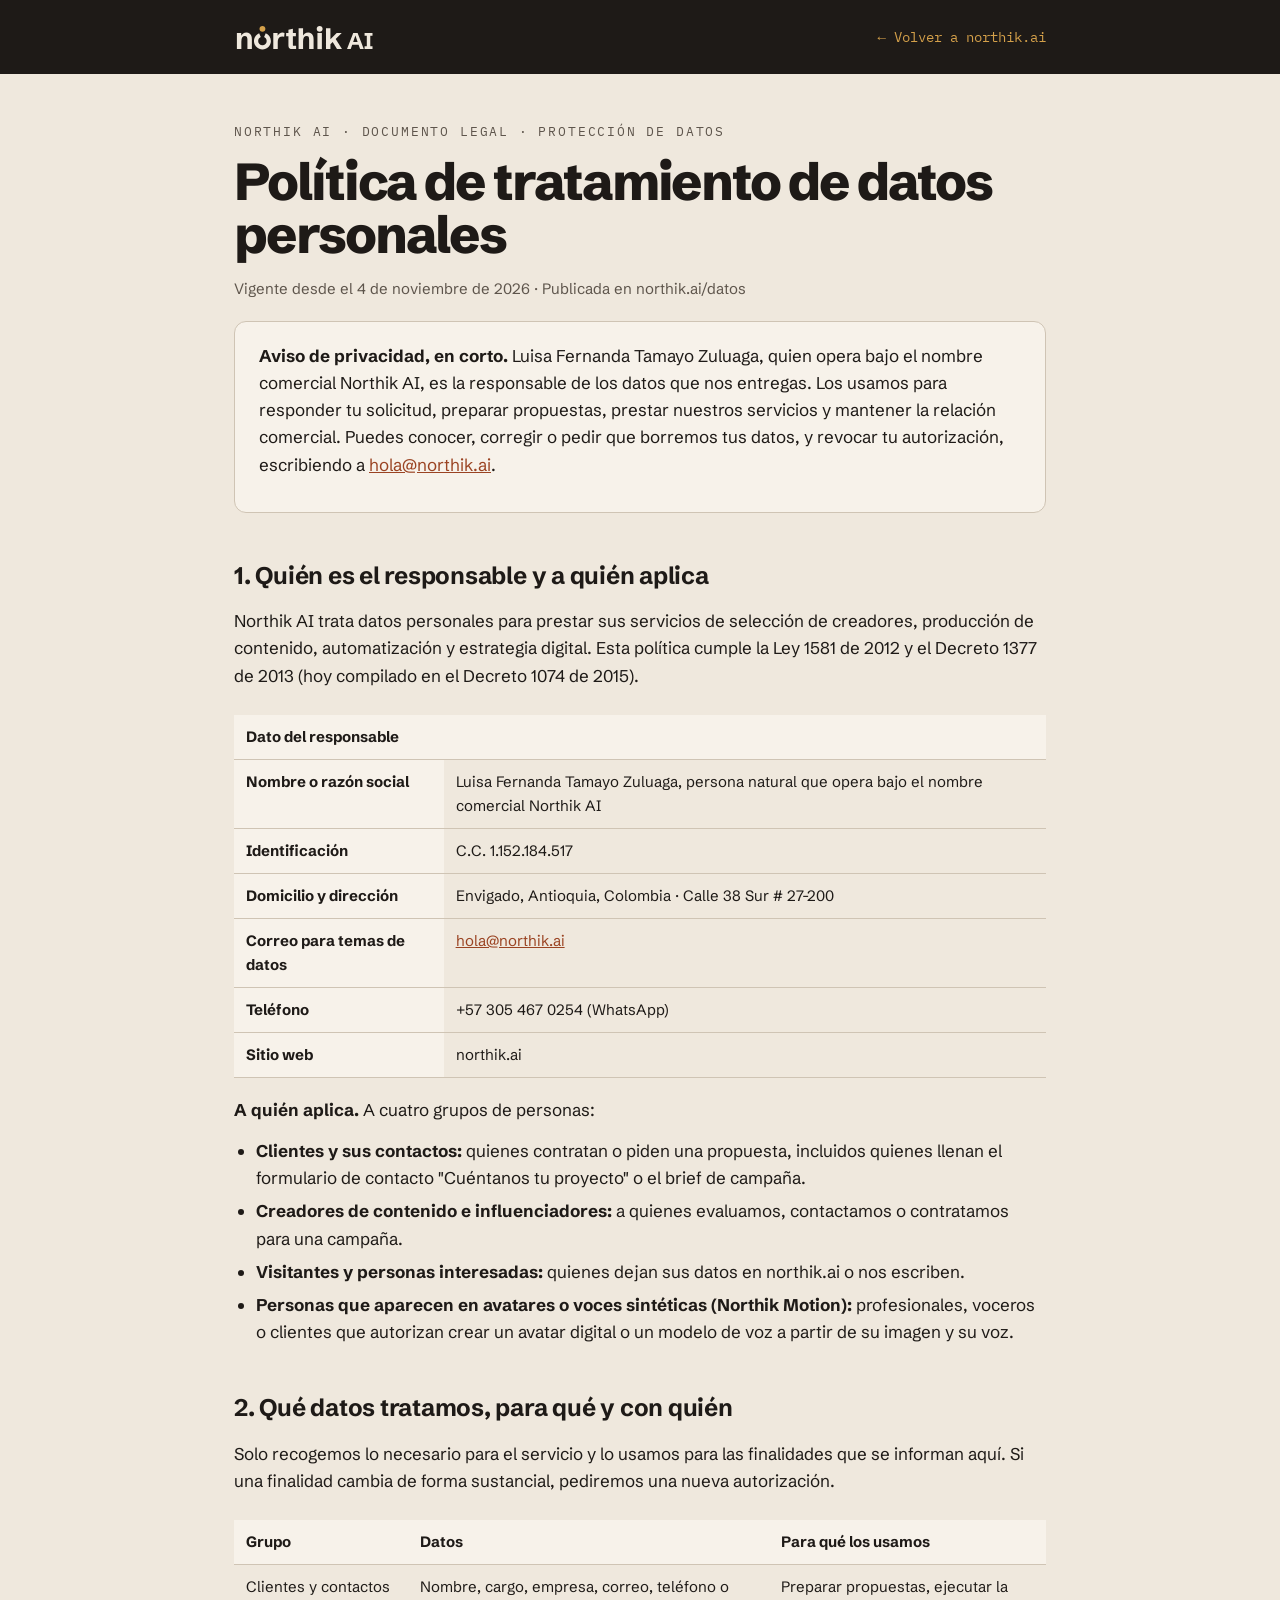
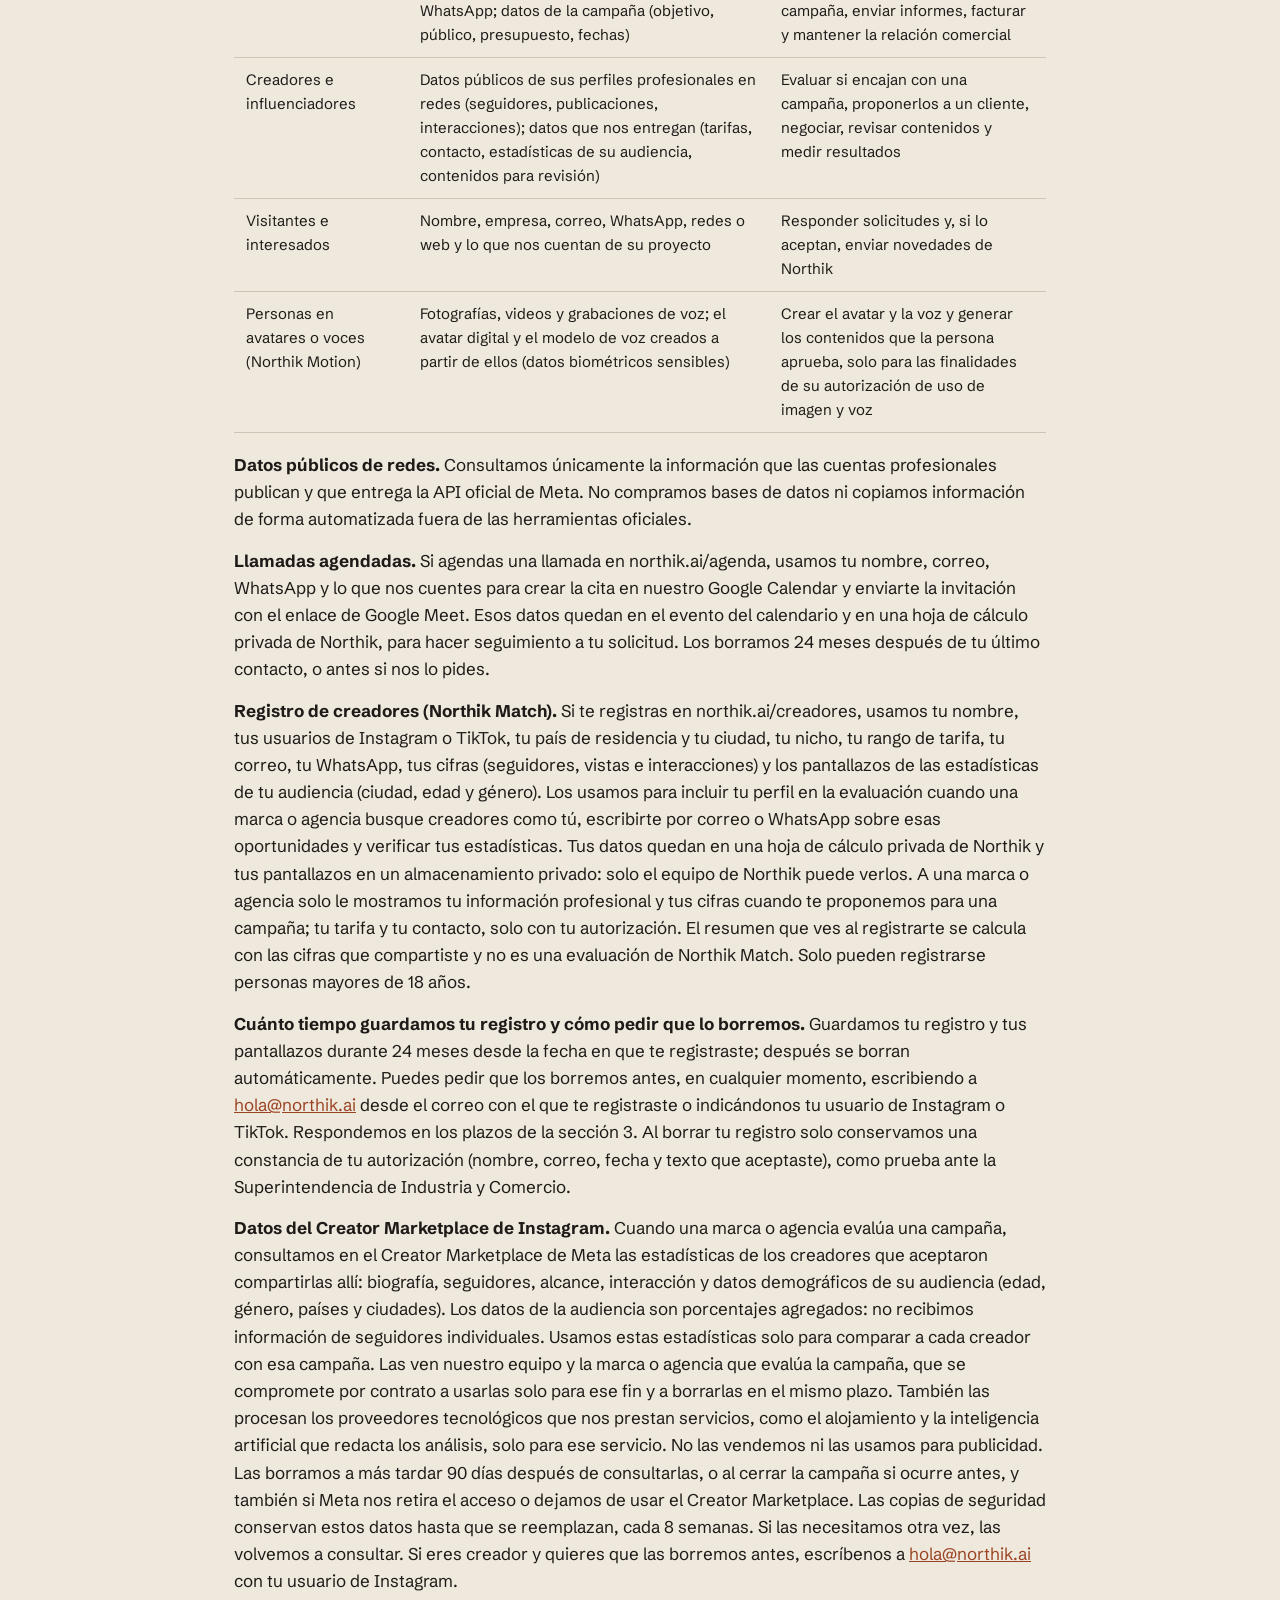
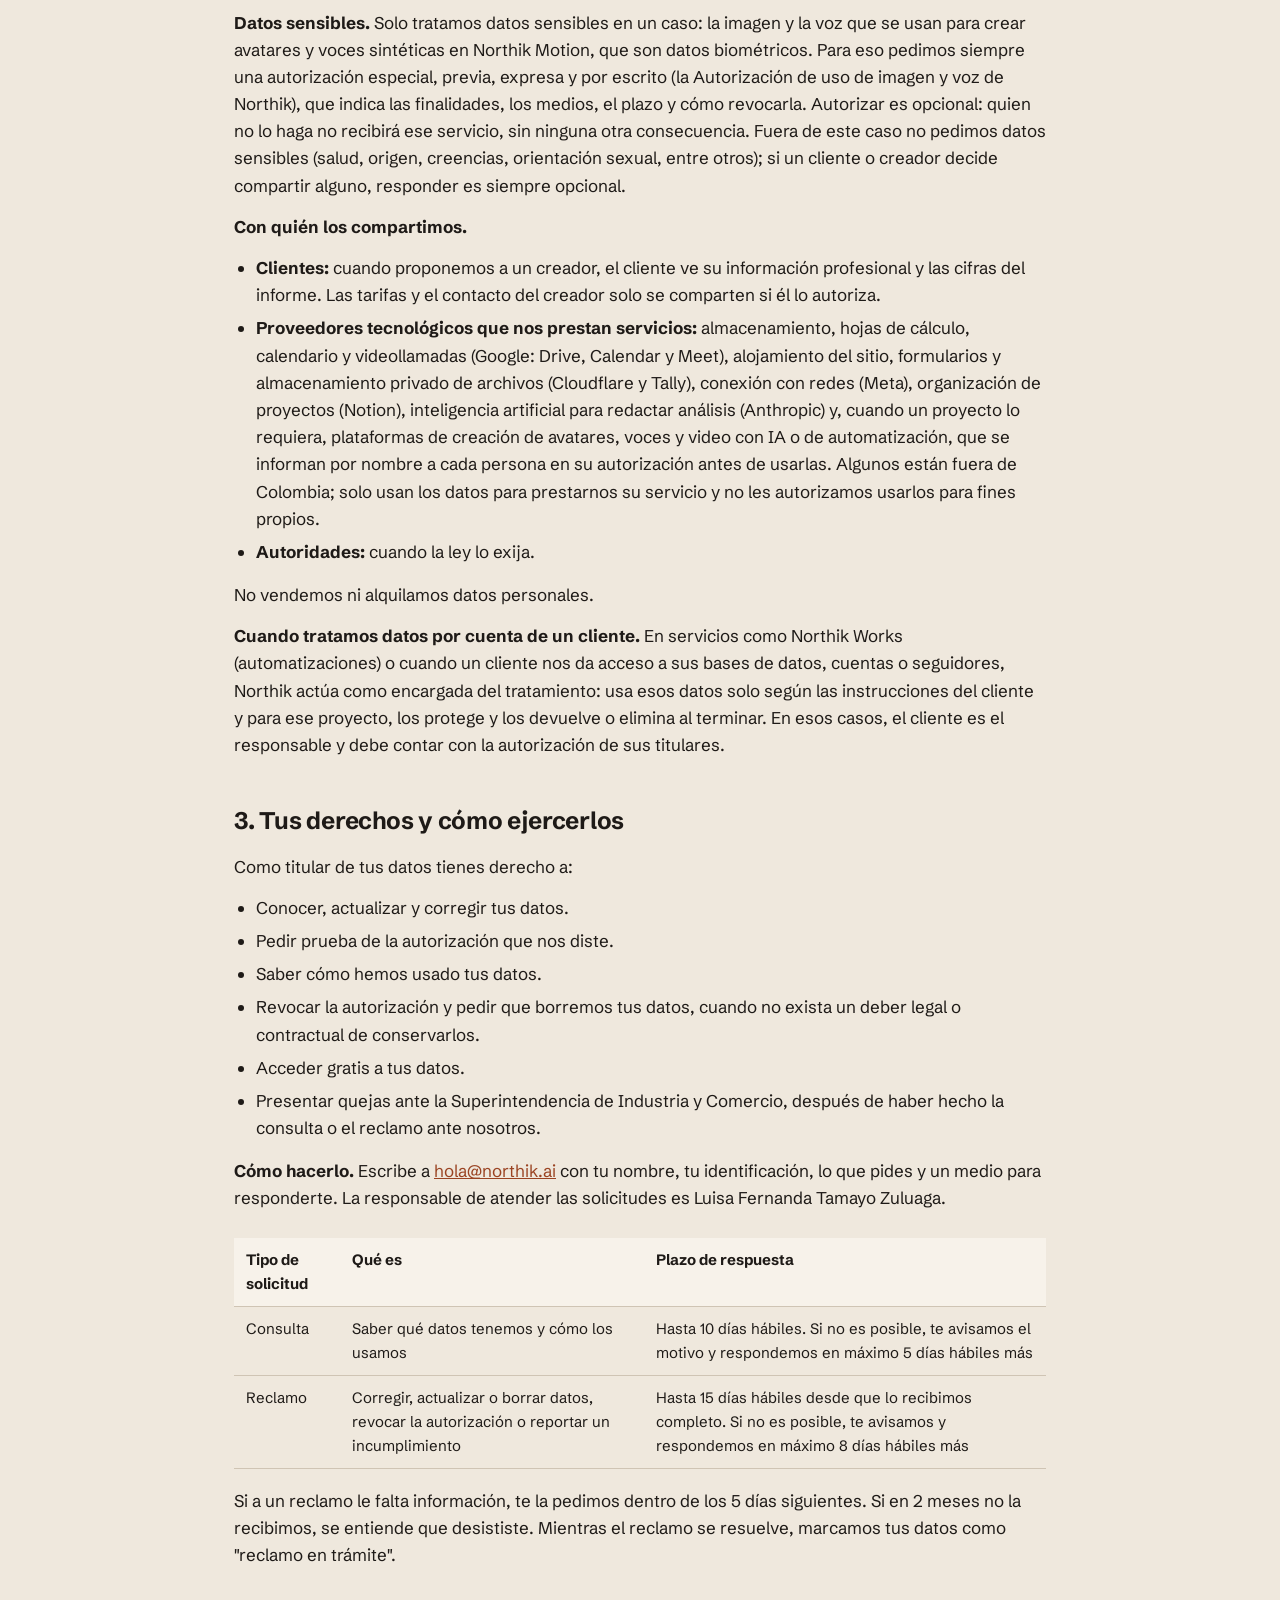
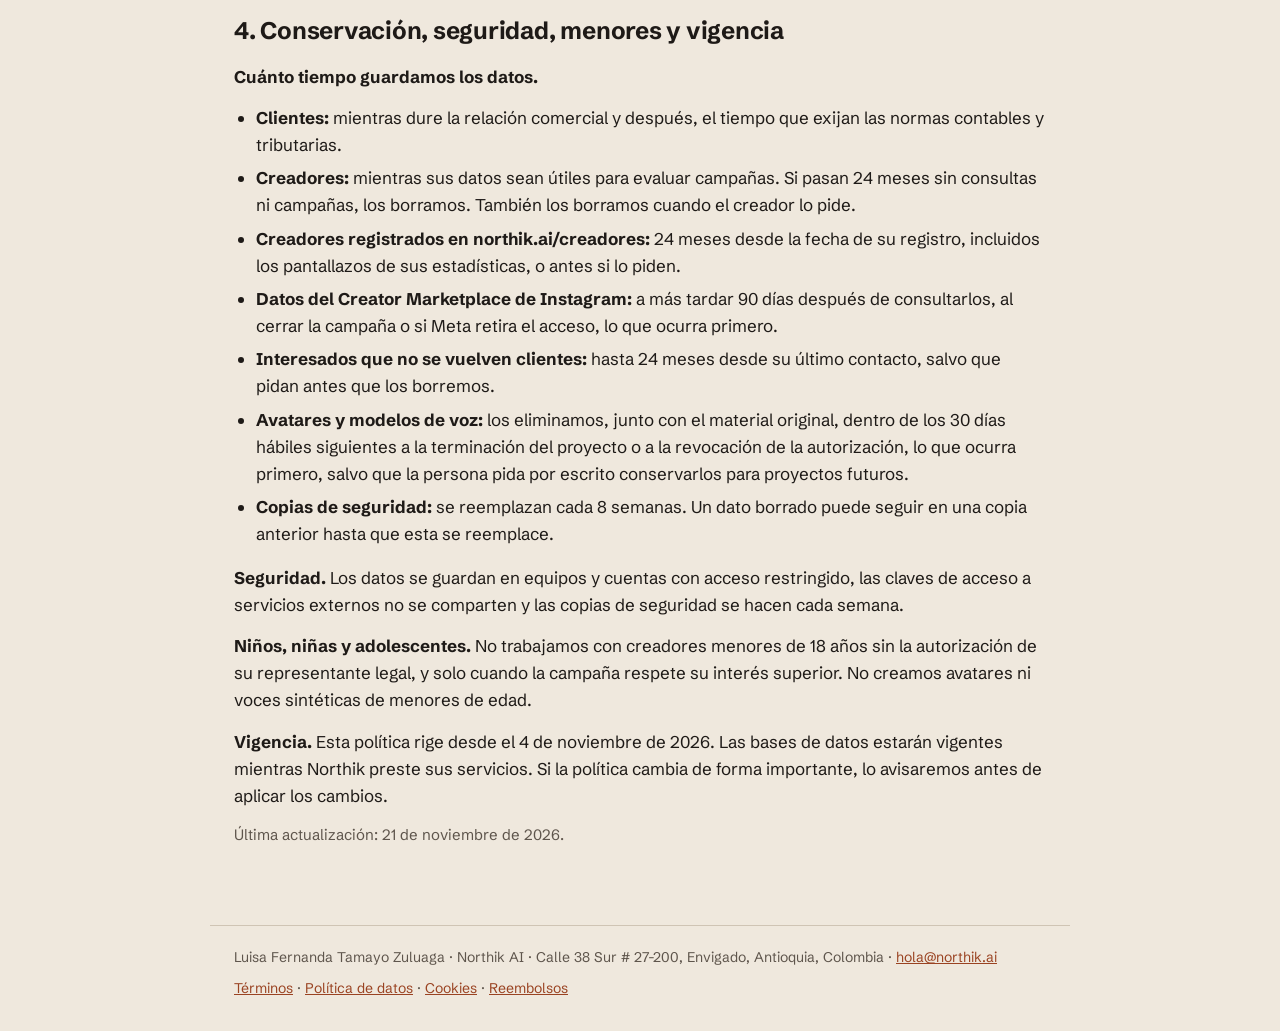
<file: datos/index.html>
<!doctype html>
<html lang="es">
<head>
<meta charset="utf-8">
<meta name="viewport" content="width=device-width, initial-scale=1">
<meta http-equiv="Content-Security-Policy" content="default-src 'self'; script-src 'self'; style-src 'self' 'unsafe-inline'; font-src 'self'; img-src 'self' data:; connect-src 'self'; object-src 'none'; base-uri 'none'; form-action 'self'; upgrade-insecure-requests">
<meta name="referrer" content="strict-origin-when-cross-origin">
<title>Política de tratamiento de datos personales · Northik AI</title>
<meta name="description" content="Cómo Northik AI recoge, usa y protege tus datos personales, y cómo ejercer tus derechos (Ley 1581 de 2012).">
<meta name="theme-color" content="#1E1A17">
<link rel="icon" type="image/png" sizes="32x32" href="/favicon-32.png">
<link rel="apple-touch-icon" href="/apple-touch-icon.png">
<link rel="stylesheet" href="/fuentes/fuentes.css">
<style>
*{box-sizing:border-box}
html,body{margin:0;background:#EFE8DD;color:#1E1A17}
body{font-family:'Schibsted Grotesk',Arial,sans-serif;font-size:17px;line-height:1.6;-webkit-font-smoothing:antialiased}
a{color:#9A4322}
.top{background:#1E1A17}
.top .in{max-width:860px;margin:0 auto;padding:24px;display:flex;justify-content:space-between;align-items:center}
.top a{color:#D4A04A;font-family:'IBM Plex Mono',monospace;font-size:14px;text-decoration:none}
.mark{font-weight:800;font-size:22px;letter-spacing:-.03em;color:#EFE8DD;text-decoration:none}
.mark span{color:#D4A04A}
main{max-width:860px;margin:0 auto;padding:48px 24px 64px}
.k{font-family:'IBM Plex Mono',monospace;font-size:13px;letter-spacing:.14em;text-transform:uppercase;color:#5E554C;margin:0 0 12px}
h1{font-size:clamp(34px,5vw,52px);font-weight:800;letter-spacing:-.04em;line-height:1.02;margin:0 0 16px}
h2{font-size:24px;font-weight:700;letter-spacing:-.01em;margin:44px 0 12px}
p{margin:0 0 14px}
ul{margin:0 0 16px;padding-left:22px} li{margin:6px 0}
.box{background:#F7F2EA;border:1px solid #CFC4B4;border-radius:12px;padding:20px 24px;margin:20px 0}
table{width:100%;border-collapse:collapse;margin:12px 0 18px;font-size:15px}
th,td{text-align:left;vertical-align:top;padding:10px 12px;border-bottom:1px solid #CFC4B4}
th{font-weight:700;background:#F7F2EA}
.wrap-t{overflow-x:auto}
.note{color:#5E554C;font-size:15px}
footer{border-top:1px solid #CFC4B4;max-width:860px;margin:0 auto;padding:20px 24px 32px;font-size:14px;color:#5E554C;display:flex;justify-content:space-between;flex-wrap:wrap;gap:8px}
</style>
</head>
<body>
<div class="top"><div class="in"><a href="/" aria-label="Inicio de Northik AI"><svg role="img" aria-label="Northik AI" viewBox="-40 -1680 9343 1740" width="140" height="26" style="width:140px;height:26px;display:block"><path d="M4271.0 0.0H4569.0V-525.0Q4569.0 -703.0 4630.0 -792.0Q4691.0 -881.0 4808.0 -881.0Q4905.0 -881.0 4940.0 -818.5Q4975.0 -756.0 4975.0 -623.0V0.0H5273.0V-658.0Q5273.0 -790.0 5234.0 -891.0Q5195.0 -992.0 5115.0 -1049.0Q5035.0 -1106.0 4909.0 -1106.0Q4781.0 -1106.0 4690.5 -1044.0Q4614.93505859375 -992.231689453125 4569.0 -906.3014526367188V-1390.0H4271.0ZM6102.0 0.0H6400.0V-320.0L6551.0 -470.0L6840.0 0.0H7173.0L6751.0 -676.0L7157.0 -1080.0H6817.0L6400.0 -664.0V-1390.0H6102.0ZM141.0 0.0H439.0V-495.0Q439.0 -691.0 501.5 -786.0Q564.0 -881.0 675.0 -881.0Q769.0 -881.0 807.0 -817.5Q845.0 -754.0 845.0 -639.0V0.0H1143.0V-658.0Q1143.0 -790.0 1104.0 -891.0Q1065.0 -992.0 984.5 -1049.0Q904.0 -1106.0 778.0 -1106.0Q651.0 -1106.0 561.0 -1044.5Q477.24713134765625 -987.2688598632812 429.0 -890.6351318359375V-1080.0H141.0ZM3839.0 0.0H4103.0V-218.0H3938.0Q3907.0 -218.0 3897.5 -229.5Q3888.0 -241.0 3888.0 -274.0V-862.0H4088.0V-1080.0H3888.0V-1364.0L3590.0 -1292.0V-1080.0H3436.0V-862.0H3590.0V-227.0Q3590.0 -117.0 3654.5 -58.5Q3719.0 0.0 3839.0 0.0ZM2577.0 0.0H2875.0V-454.0Q2875.0 -574.0 2903.5 -651.5Q2932.0 -729.0 2977.5 -771.5Q3023.0 -814.0 3076.5 -831.0Q3130.0 -848.0 3179.0 -848.0Q3239.0 -848.0 3304.0 -830.0L3327.0 -1084.0Q3295.0 -1096.0 3263.0 -1101.0Q3231.0 -1106.0 3200.0 -1106.0Q3090.0 -1106.0 2997.0 -1047.5Q2914.45703125 -995.5778198242188 2865.0 -895.2083129882812V-1080.0H2577.0Z" fill="#EFE8DD"/><path d="M2416.0 -540.0C2416.0 -774.0992431640625 2273.878662109375 -975.0042724609375 2071.2109375 -1061.14013671875L1961.7779541015625 -803.332275390625C2064.18603515625 -759.8078002929688 2136.0 -658.2904052734375 2136.0 -540.0C2136.0 -382.04656982421875 2007.9534912109375 -254.0 1850.0 -254.0C1692.0465087890625 -254.0 1564.0 -382.04656982421875 1564.0 -540.0C1564.0 -658.2904052734375 1635.81396484375 -759.8078002929688 1738.2220458984375 -803.332275390625L1628.7891845703125 -1061.14013671875C1426.121337890625 -975.0042724609375 1284.0 -774.0991821289062 1284.0 -540.0C1284.0 -227.40682983398438 1537.4068603515625 26.0 1850.0 26.0C2162.59326171875 26.0 2416.0 -227.40682983398438 2416.0 -540.0Z" fill="#EFE8DD"/><path d="M1850.0 -1159.0Q1761.0 -1159.0 1707.0 -1213.0Q1653.0 -1267.0 1653.0 -1356.0Q1653.0 -1446.0 1707.0 -1499.5Q1761.0 -1553.0 1850.0 -1553.0Q1940.0 -1553.0 1993.5 -1499.5Q2047.0 -1446.0 2047.0 -1356.0Q2047.0 -1267.0 1993.5 -1213.0Q1940.0 -1159.0 1850.0 -1159.0Z" fill="#D4A04A"/><path d="M5530.0 0.0V-1080.0H5828.0V0.0Z" fill="#EFE8DD"/><path d="M5679.0 -1159.0Q5590.0 -1159.0 5536.0 -1213.0Q5482.0 -1267.0 5482.0 -1356.0Q5482.0 -1446.0 5536.0 -1499.5Q5590.0 -1553.0 5679.0 -1553.0Q5769.0 -1553.0 5822.5 -1499.5Q5876.0 -1446.0 5876.0 -1356.0Q5876.0 -1267.0 5822.5 -1213.0Q5769.0 -1159.0 5679.0 -1159.0Z" fill="#EFE8DD"/><path d="M7510.75 0.0 7924.75 -1080.0H8219.5L8632.0 0.0H8383.0L8071.0 -912.0L7759.75 0.0ZM7781.5 -295.5V-480.75H8359.0V-295.5ZM8685.25 0.0V-191.25H8834.5V-888.75H8685.25V-1080.0H9215.5V-888.75H9066.25V-191.25H9215.5V0.0Z" fill="#EFE8DD"/></svg></a><a href="/">← Volver a northik.ai</a></div></div>
<main>
<p class="k">Northik AI · Documento legal · Protección de datos</p>
<h1>Política de tratamiento de datos personales</h1>
<p class="note">Vigente desde el 4 de noviembre de 2026 · Publicada en northik.ai/datos</p>

<div class="box">
<p><strong>Aviso de privacidad, en corto.</strong> Luisa Fernanda Tamayo Zuluaga, quien opera bajo el nombre comercial Northik AI, es la responsable de los datos que nos entregas. Los usamos para responder tu solicitud, preparar propuestas, prestar nuestros servicios y mantener la relación comercial. Puedes conocer, corregir o pedir que borremos tus datos, y revocar tu autorización, escribiendo a <a href="mailto:hola@northik.ai">hola@northik.ai</a>.</p>
</div>

<h2>1. Quién es el responsable y a quién aplica</h2>
<p>Northik AI trata datos personales para prestar sus servicios de selección de creadores, producción de contenido, automatización y estrategia digital. Esta política cumple la Ley 1581 de 2012 y el Decreto 1377 de 2013 (hoy compilado en el Decreto 1074 de 2015).</p>
<div class="wrap-t"><table>
<tr><th colspan="2">Dato del responsable</th></tr>
<tr><th>Nombre o razón social</th><td>Luisa Fernanda Tamayo Zuluaga, persona natural que opera bajo el nombre comercial Northik AI</td></tr>
<tr><th>Identificación</th><td>C.C. 1.152.184.517</td></tr>
<tr><th>Domicilio y dirección</th><td>Envigado, Antioquia, Colombia · Calle 38 Sur # 27-200</td></tr>
<tr><th>Correo para temas de datos</th><td><a href="mailto:hola@northik.ai">hola@northik.ai</a></td></tr>
<tr><th>Teléfono</th><td>+57 305 467 0254 (WhatsApp)</td></tr>
<tr><th>Sitio web</th><td>northik.ai</td></tr>
</table></div>
<p><strong>A quién aplica.</strong> A cuatro grupos de personas:</p>
<ul>
<li><strong>Clientes y sus contactos:</strong> quienes contratan o piden una propuesta, incluidos quienes llenan el formulario de contacto "Cuéntanos tu proyecto" o el brief de campaña.</li>
<li><strong>Creadores de contenido e influenciadores:</strong> a quienes evaluamos, contactamos o contratamos para una campaña.</li>
<li><strong>Visitantes y personas interesadas:</strong> quienes dejan sus datos en northik.ai o nos escriben.</li>
<li><strong>Personas que aparecen en avatares o voces sintéticas (Northik Motion):</strong> profesionales, voceros o clientes que autorizan crear un avatar digital o un modelo de voz a partir de su imagen y su voz.</li>
</ul>

<h2>2. Qué datos tratamos, para qué y con quién</h2>
<p>Solo recogemos lo necesario para el servicio y lo usamos para las finalidades que se informan aquí. Si una finalidad cambia de forma sustancial, pediremos una nueva autorización.</p>
<div class="wrap-t"><table>
<tr><th>Grupo</th><th>Datos</th><th>Para qué los usamos</th></tr>
<tr><td>Clientes y contactos</td><td>Nombre, cargo, empresa, correo, teléfono o WhatsApp; datos de la campaña (objetivo, público, presupuesto, fechas)</td><td>Preparar propuestas, ejecutar la campaña, enviar informes, facturar y mantener la relación comercial</td></tr>
<tr><td>Creadores e influenciadores</td><td>Datos públicos de sus perfiles profesionales en redes (seguidores, publicaciones, interacciones); datos que nos entregan (tarifas, contacto, estadísticas de su audiencia, contenidos para revisión)</td><td>Evaluar si encajan con una campaña, proponerlos a un cliente, negociar, revisar contenidos y medir resultados</td></tr>
<tr><td>Visitantes e interesados</td><td>Nombre, empresa, correo, WhatsApp, redes o web y lo que nos cuentan de su proyecto</td><td>Responder solicitudes y, si lo aceptan, enviar novedades de Northik</td></tr>
<tr><td>Personas en avatares o voces (Northik Motion)</td><td>Fotografías, videos y grabaciones de voz; el avatar digital y el modelo de voz creados a partir de ellos (datos biométricos sensibles)</td><td>Crear el avatar y la voz y generar los contenidos que la persona aprueba, solo para las finalidades de su autorización de uso de imagen y voz</td></tr>
</table></div>
<p><strong>Datos públicos de redes.</strong> Consultamos únicamente la información que las cuentas profesionales publican y que entrega la API oficial de Meta. No compramos bases de datos ni copiamos información de forma automatizada fuera de las herramientas oficiales.</p>
<p><strong>Llamadas agendadas.</strong> Si agendas una llamada en northik.ai/agenda, usamos tu nombre, correo, WhatsApp y lo que nos cuentes para crear la cita en nuestro Google Calendar y enviarte la invitación con el enlace de Google Meet. Esos datos quedan en el evento del calendario y en una hoja de cálculo privada de Northik, para hacer seguimiento a tu solicitud. Los borramos 24 meses después de tu último contacto, o antes si nos lo pides.</p>
<p id="creadores"><strong>Registro de creadores (Northik Match).</strong> Si te registras en northik.ai/creadores, usamos tu nombre, tus usuarios de Instagram o TikTok, tu país de residencia y tu ciudad, tu nicho, tu rango de tarifa, tu correo, tu WhatsApp, tus cifras (seguidores, vistas e interacciones) y los pantallazos de las estadísticas de tu audiencia (ciudad, edad y género). Los usamos para incluir tu perfil en la evaluación cuando una marca o agencia busque creadores como tú, escribirte por correo o WhatsApp sobre esas oportunidades y verificar tus estadísticas. Tus datos quedan en una hoja de cálculo privada de Northik y tus pantallazos en un almacenamiento privado: solo el equipo de Northik puede verlos. A una marca o agencia solo le mostramos tu información profesional y tus cifras cuando te proponemos para una campaña; tu tarifa y tu contacto, solo con tu autorización. El resumen que ves al registrarte se calcula con las cifras que compartiste y no es una evaluación de Northik Match. Solo pueden registrarse personas mayores de 18 años.</p>
<p><strong>Cuánto tiempo guardamos tu registro y cómo pedir que lo borremos.</strong> Guardamos tu registro y tus pantallazos durante 24 meses desde la fecha en que te registraste; después se borran automáticamente. Puedes pedir que los borremos antes, en cualquier momento, escribiendo a <a href="mailto:hola@northik.ai">hola@northik.ai</a> desde el correo con el que te registraste o indicándonos tu usuario de Instagram o TikTok. Respondemos en los plazos de la sección 3. Al borrar tu registro solo conservamos una constancia de tu autorización (nombre, correo, fecha y texto que aceptaste), como prueba ante la Superintendencia de Industria y Comercio.</p>
<p id="creator-marketplace"><strong>Datos del Creator Marketplace de Instagram.</strong> Cuando una marca o agencia evalúa una campaña, consultamos en el Creator Marketplace de Meta las estadísticas de los creadores que aceptaron compartirlas allí: biografía, seguidores, alcance, interacción y datos demográficos de su audiencia (edad, género, países y ciudades). Los datos de la audiencia son porcentajes agregados: no recibimos información de seguidores individuales. Usamos estas estadísticas solo para comparar a cada creador con esa campaña. Las ven nuestro equipo y la marca o agencia que evalúa la campaña, que se compromete por contrato a usarlas solo para ese fin y a borrarlas en el mismo plazo. También las procesan los proveedores tecnológicos que nos prestan servicios, como el alojamiento y la inteligencia artificial que redacta los análisis, solo para ese servicio. No las vendemos ni las usamos para publicidad. Las borramos a más tardar 90 días después de consultarlas, o al cerrar la campaña si ocurre antes, y también si Meta nos retira el acceso o dejamos de usar el Creator Marketplace. Las copias de seguridad conservan estos datos hasta que se reemplazan, cada 8 semanas. Si las necesitamos otra vez, las volvemos a consultar. Si eres creador y quieres que las borremos antes, escríbenos a <a href="mailto:hola@northik.ai">hola@northik.ai</a> con tu usuario de Instagram.</p>
<p><strong>Datos sensibles.</strong> Solo tratamos datos sensibles en un caso: la imagen y la voz que se usan para crear avatares y voces sintéticas en Northik Motion, que son datos biométricos. Para eso pedimos siempre una autorización especial, previa, expresa y por escrito (la Autorización de uso de imagen y voz de Northik), que indica las finalidades, los medios, el plazo y cómo revocarla. Autorizar es opcional: quien no lo haga no recibirá ese servicio, sin ninguna otra consecuencia. Fuera de este caso no pedimos datos sensibles (salud, origen, creencias, orientación sexual, entre otros); si un cliente o creador decide compartir alguno, responder es siempre opcional.</p>
<p><strong>Con quién los compartimos.</strong></p>
<ul>
<li><strong>Clientes:</strong> cuando proponemos a un creador, el cliente ve su información profesional y las cifras del informe. Las tarifas y el contacto del creador solo se comparten si él lo autoriza.</li>
<li><strong>Proveedores tecnológicos que nos prestan servicios:</strong> almacenamiento, hojas de cálculo, calendario y videollamadas (Google: Drive, Calendar y Meet), alojamiento del sitio, formularios y almacenamiento privado de archivos (Cloudflare y Tally), conexión con redes (Meta), organización de proyectos (Notion), inteligencia artificial para redactar análisis (Anthropic) y, cuando un proyecto lo requiera, plataformas de creación de avatares, voces y video con IA o de automatización, que se informan por nombre a cada persona en su autorización antes de usarlas. Algunos están fuera de Colombia; solo usan los datos para prestarnos su servicio y no les autorizamos usarlos para fines propios.</li>
<li><strong>Autoridades:</strong> cuando la ley lo exija.</li>
</ul>
<p>No vendemos ni alquilamos datos personales.</p>
<p><strong>Cuando tratamos datos por cuenta de un cliente.</strong> En servicios como Northik Works (automatizaciones) o cuando un cliente nos da acceso a sus bases de datos, cuentas o seguidores, Northik actúa como encargada del tratamiento: usa esos datos solo según las instrucciones del cliente y para ese proyecto, los protege y los devuelve o elimina al terminar. En esos casos, el cliente es el responsable y debe contar con la autorización de sus titulares.</p>

<h2>3. Tus derechos y cómo ejercerlos</h2>
<p>Como titular de tus datos tienes derecho a:</p>
<ul>
<li>Conocer, actualizar y corregir tus datos.</li>
<li>Pedir prueba de la autorización que nos diste.</li>
<li>Saber cómo hemos usado tus datos.</li>
<li>Revocar la autorización y pedir que borremos tus datos, cuando no exista un deber legal o contractual de conservarlos.</li>
<li>Acceder gratis a tus datos.</li>
<li>Presentar quejas ante la Superintendencia de Industria y Comercio, después de haber hecho la consulta o el reclamo ante nosotros.</li>
</ul>
<p><strong>Cómo hacerlo.</strong> Escribe a <a href="mailto:hola@northik.ai">hola@northik.ai</a> con tu nombre, tu identificación, lo que pides y un medio para responderte. La responsable de atender las solicitudes es Luisa Fernanda Tamayo Zuluaga.</p>
<div class="wrap-t"><table>
<tr><th>Tipo de solicitud</th><th>Qué es</th><th>Plazo de respuesta</th></tr>
<tr><td>Consulta</td><td>Saber qué datos tenemos y cómo los usamos</td><td>Hasta 10 días hábiles. Si no es posible, te avisamos el motivo y respondemos en máximo 5 días hábiles más</td></tr>
<tr><td>Reclamo</td><td>Corregir, actualizar o borrar datos, revocar la autorización o reportar un incumplimiento</td><td>Hasta 15 días hábiles desde que lo recibimos completo. Si no es posible, te avisamos y respondemos en máximo 8 días hábiles más</td></tr>
</table></div>
<p>Si a un reclamo le falta información, te la pedimos dentro de los 5 días siguientes. Si en 2 meses no la recibimos, se entiende que desististe. Mientras el reclamo se resuelve, marcamos tus datos como "reclamo en trámite".</p>

<h2>4. Conservación, seguridad, menores y vigencia</h2>
<p><strong>Cuánto tiempo guardamos los datos.</strong></p>
<ul>
<li><strong>Clientes:</strong> mientras dure la relación comercial y después, el tiempo que exijan las normas contables y tributarias.</li>
<li><strong>Creadores:</strong> mientras sus datos sean útiles para evaluar campañas. Si pasan 24 meses sin consultas ni campañas, los borramos. También los borramos cuando el creador lo pide.</li>
<li><strong>Creadores registrados en northik.ai/creadores:</strong> 24 meses desde la fecha de su registro, incluidos los pantallazos de sus estadísticas, o antes si lo piden.</li>
<li><strong>Datos del Creator Marketplace de Instagram:</strong> a más tardar 90 días después de consultarlos, al cerrar la campaña o si Meta retira el acceso, lo que ocurra primero.</li>
<li><strong>Interesados que no se vuelven clientes:</strong> hasta 24 meses desde su último contacto, salvo que pidan antes que los borremos.</li>
<li><strong>Avatares y modelos de voz:</strong> los eliminamos, junto con el material original, dentro de los 30 días hábiles siguientes a la terminación del proyecto o a la revocación de la autorización, lo que ocurra primero, salvo que la persona pida por escrito conservarlos para proyectos futuros.</li>
<li><strong>Copias de seguridad:</strong> se reemplazan cada 8 semanas. Un dato borrado puede seguir en una copia anterior hasta que esta se reemplace.</li>
</ul>
<p><strong>Seguridad.</strong> Los datos se guardan en equipos y cuentas con acceso restringido, las claves de acceso a servicios externos no se comparten y las copias de seguridad se hacen cada semana.</p>
<p><strong>Niños, niñas y adolescentes.</strong> No trabajamos con creadores menores de 18 años sin la autorización de su representante legal, y solo cuando la campaña respete su interés superior. No creamos avatares ni voces sintéticas de menores de edad.</p>
<p><strong>Vigencia.</strong> Esta política rige desde el 4 de noviembre de 2026. Las bases de datos estarán vigentes mientras Northik preste sus servicios. Si la política cambia de forma importante, lo avisaremos antes de aplicar los cambios.</p>

<p class="note">Última actualización: 21 de noviembre de 2026.</p>
</main>
<footer><span>Luisa Fernanda Tamayo Zuluaga · Northik AI · Calle 38 Sur # 27-200, Envigado, Antioquia, Colombia · <a href="mailto:hola@northik.ai">hola@northik.ai</a></span><span><a href="/terminos/">Términos</a> · <a href="/datos/">Política de datos</a> · <a href="/cookies/">Cookies</a> · <a href="/reembolsos/">Reembolsos</a></span></footer>
</body>
</html>
</file>
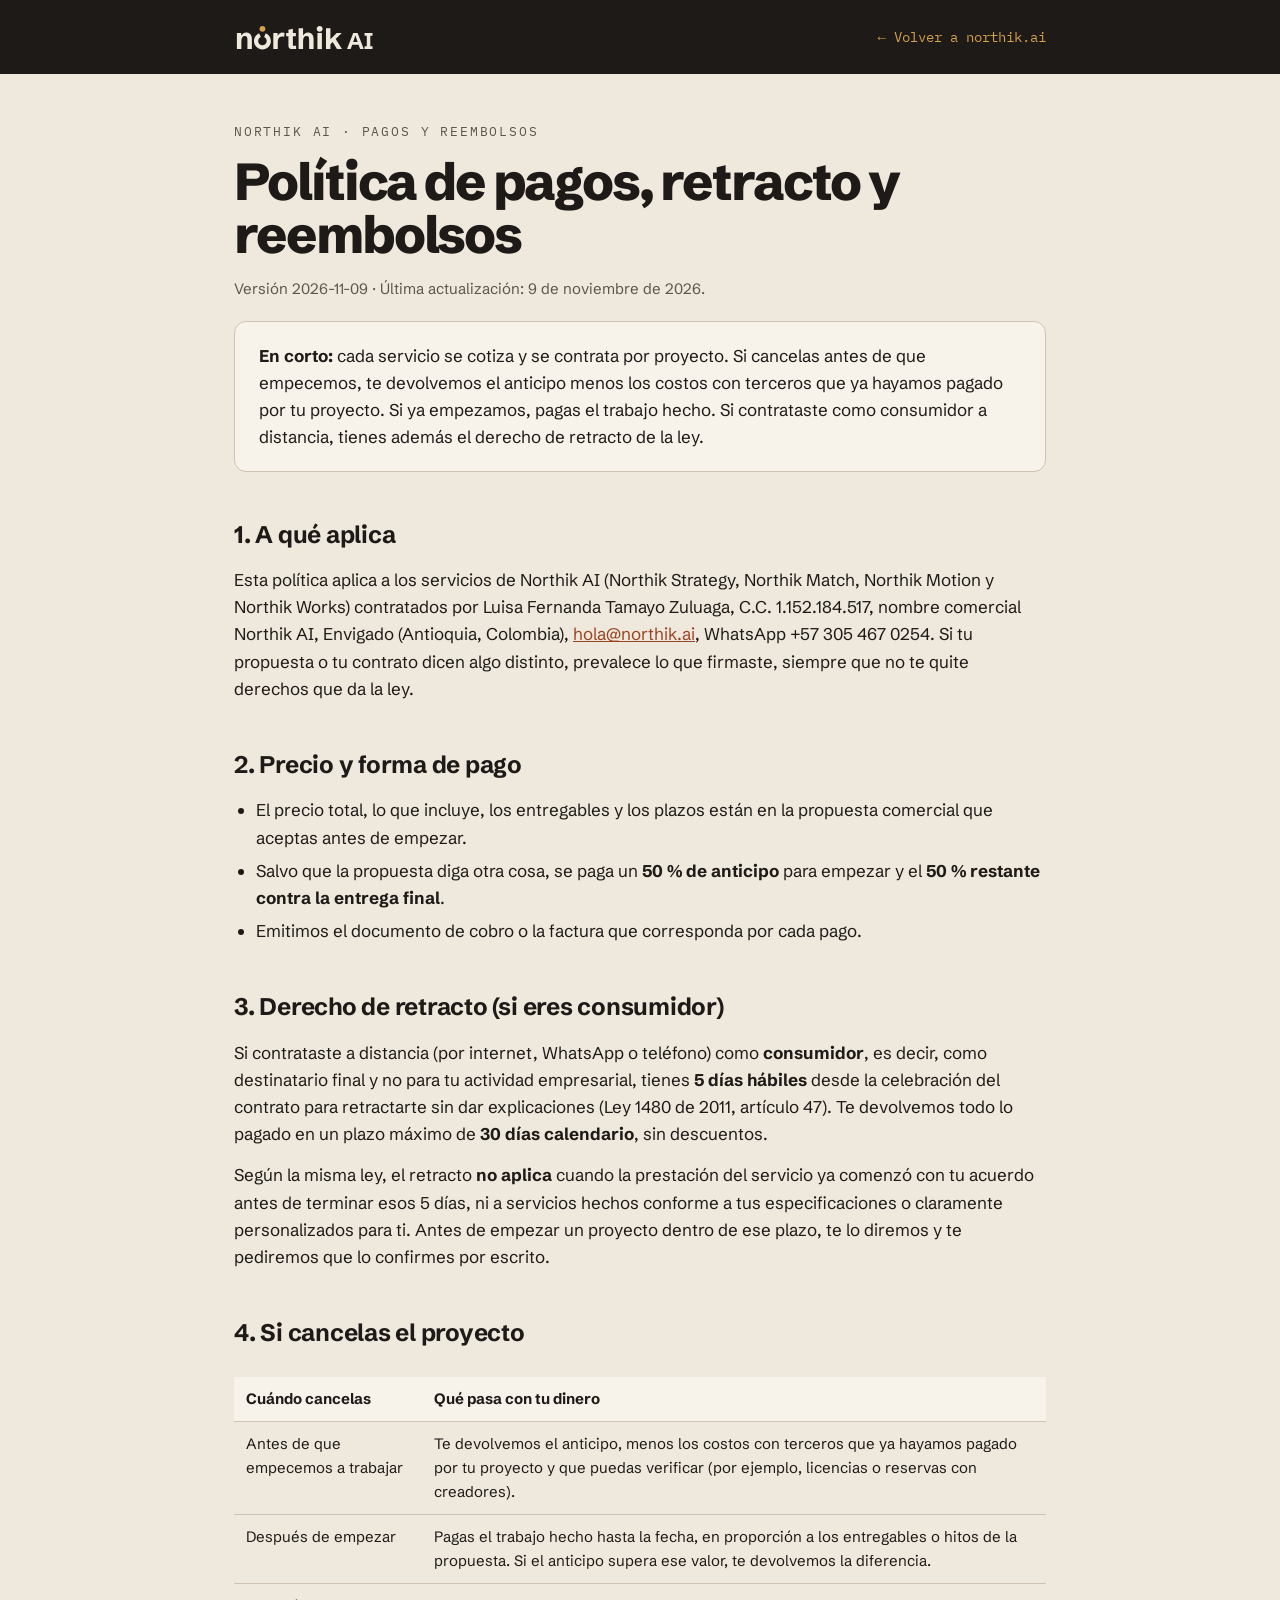
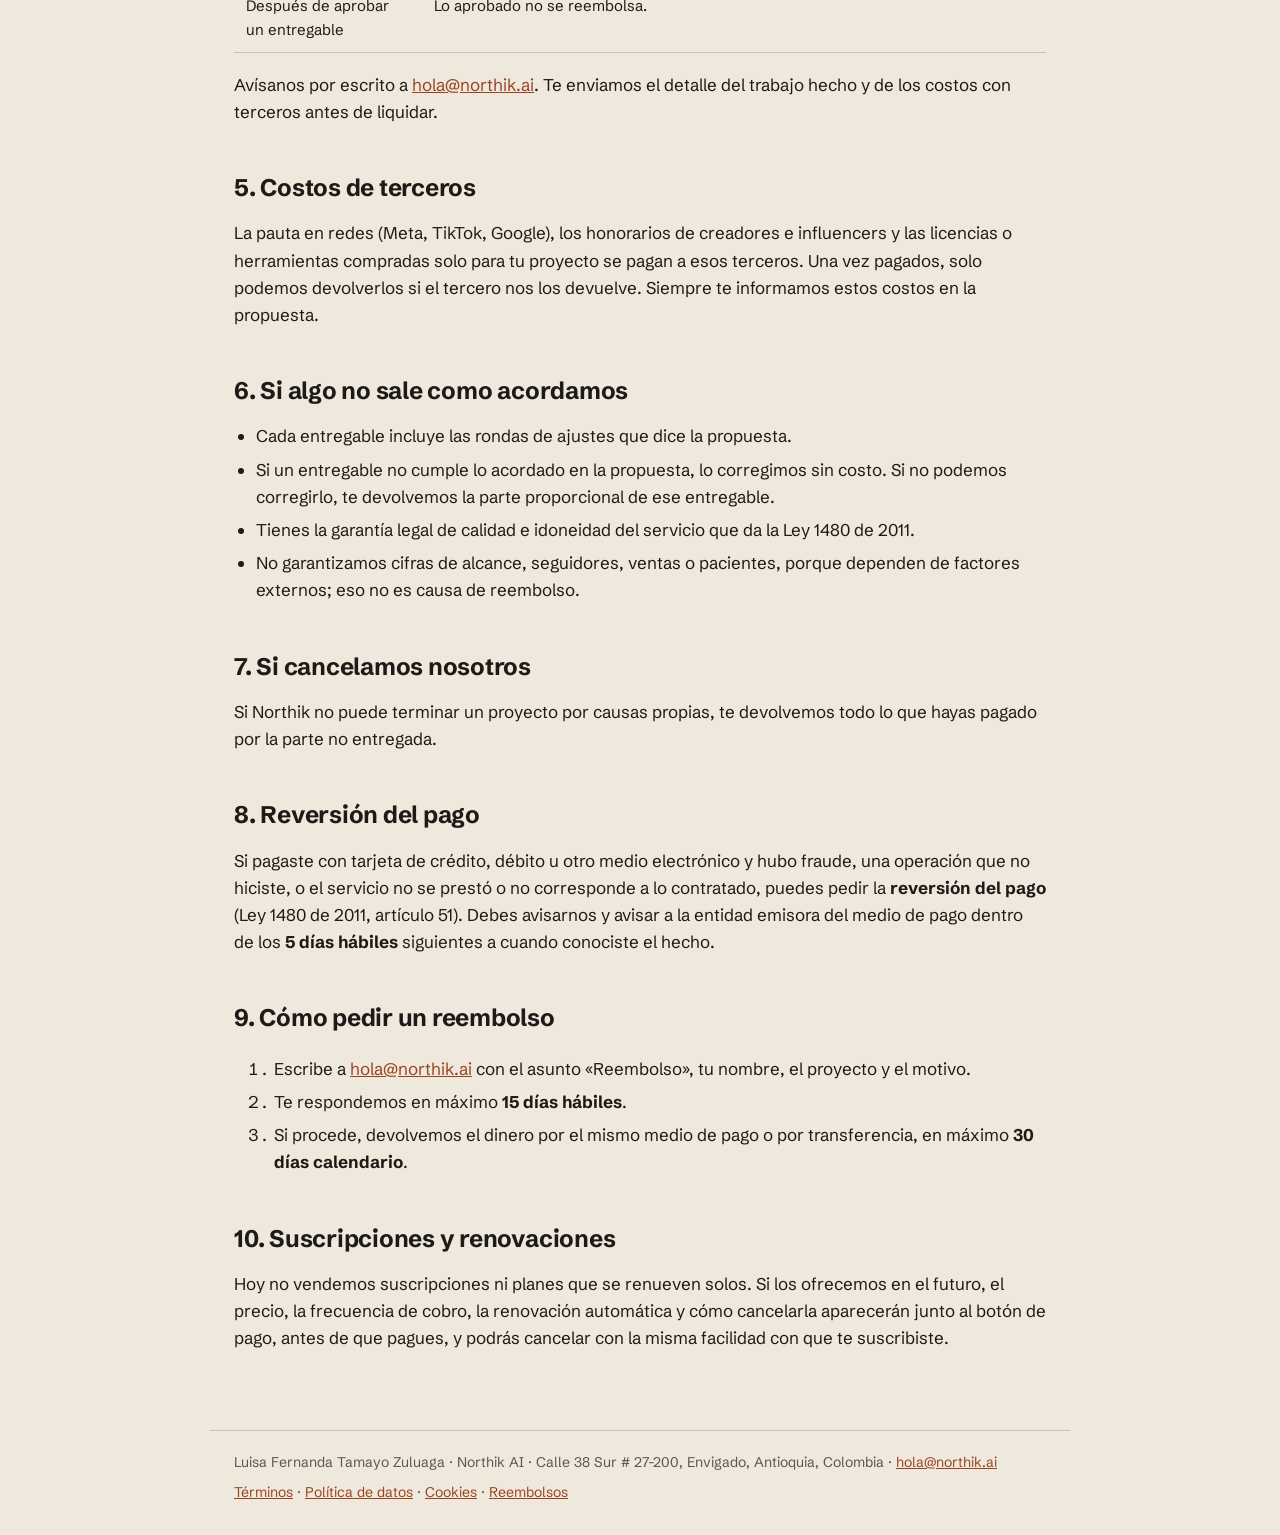
<file: reembolsos/index.html>
<!doctype html>
<html lang="es">
<head>
<meta charset="utf-8">
<meta name="viewport" content="width=device-width, initial-scale=1">
<meta http-equiv="Content-Security-Policy" content="default-src 'self'; script-src 'self'; style-src 'self' 'unsafe-inline'; font-src 'self'; img-src 'self' data:; connect-src 'self'; object-src 'none'; base-uri 'none'; form-action 'self'; upgrade-insecure-requests">
<meta name="referrer" content="strict-origin-when-cross-origin">
<title>Pagos, retracto y reembolsos · Northik AI</title>
<meta name="description" content="Política de pagos, derecho de retracto y reembolsos de Northik AI (Ley 1480 de 2011).">
<meta name="theme-color" content="#1E1A17">
<link rel="icon" type="image/png" sizes="32x32" href="/favicon-32.png">
<link rel="apple-touch-icon" href="/apple-touch-icon.png">
<link rel="stylesheet" href="/fuentes/fuentes.css">
<style>
*{box-sizing:border-box}
html,body{margin:0;background:#EFE8DD;color:#1E1A17}
body{font-family:'Schibsted Grotesk',Arial,sans-serif;font-size:17px;line-height:1.6;-webkit-font-smoothing:antialiased}
a{color:#9A4322}
.top{background:#1E1A17}
.top .in{max-width:860px;margin:0 auto;padding:24px;display:flex;justify-content:space-between;align-items:center}
.top a{color:#D4A04A;font-family:'IBM Plex Mono',monospace;font-size:14px;text-decoration:none}
.mark{font-weight:800;font-size:22px;letter-spacing:-.03em;color:#EFE8DD;text-decoration:none}
.mark span{color:#D4A04A}
main{max-width:860px;margin:0 auto;padding:48px 24px 64px}
.k{font-family:'IBM Plex Mono',monospace;font-size:13px;letter-spacing:.14em;text-transform:uppercase;color:#5E554C;margin:0 0 12px}
h1{font-size:clamp(34px,5vw,52px);font-weight:800;letter-spacing:-.04em;line-height:1.02;margin:0 0 16px}
h2{font-size:24px;font-weight:700;letter-spacing:-.01em;margin:44px 0 12px}
p{margin:0 0 14px}
ul{margin:0 0 16px;padding-left:22px} li{margin:6px 0}
.box{background:#F7F2EA;border:1px solid #CFC4B4;border-radius:12px;padding:20px 24px;margin:20px 0}
table{width:100%;border-collapse:collapse;margin:12px 0 18px;font-size:15px}
th,td{text-align:left;vertical-align:top;padding:10px 12px;border-bottom:1px solid #CFC4B4}
th{font-weight:700;background:#F7F2EA}
.wrap-t{overflow-x:auto}
.note{color:#5E554C;font-size:15px}
footer{border-top:1px solid #CFC4B4;max-width:860px;margin:0 auto;padding:20px 24px 32px;font-size:14px;color:#5E554C;display:flex;justify-content:space-between;flex-wrap:wrap;gap:8px}
</style>
</head>
<body>
<div class="top"><div class="in"><a href="/" aria-label="Inicio de Northik AI"><svg role="img" aria-label="Northik AI" viewBox="-40 -1680 9343 1740" width="140" height="26" style="width:140px;height:26px;display:block"><path d="M4271.0 0.0H4569.0V-525.0Q4569.0 -703.0 4630.0 -792.0Q4691.0 -881.0 4808.0 -881.0Q4905.0 -881.0 4940.0 -818.5Q4975.0 -756.0 4975.0 -623.0V0.0H5273.0V-658.0Q5273.0 -790.0 5234.0 -891.0Q5195.0 -992.0 5115.0 -1049.0Q5035.0 -1106.0 4909.0 -1106.0Q4781.0 -1106.0 4690.5 -1044.0Q4614.93505859375 -992.231689453125 4569.0 -906.3014526367188V-1390.0H4271.0ZM6102.0 0.0H6400.0V-320.0L6551.0 -470.0L6840.0 0.0H7173.0L6751.0 -676.0L7157.0 -1080.0H6817.0L6400.0 -664.0V-1390.0H6102.0ZM141.0 0.0H439.0V-495.0Q439.0 -691.0 501.5 -786.0Q564.0 -881.0 675.0 -881.0Q769.0 -881.0 807.0 -817.5Q845.0 -754.0 845.0 -639.0V0.0H1143.0V-658.0Q1143.0 -790.0 1104.0 -891.0Q1065.0 -992.0 984.5 -1049.0Q904.0 -1106.0 778.0 -1106.0Q651.0 -1106.0 561.0 -1044.5Q477.24713134765625 -987.2688598632812 429.0 -890.6351318359375V-1080.0H141.0ZM3839.0 0.0H4103.0V-218.0H3938.0Q3907.0 -218.0 3897.5 -229.5Q3888.0 -241.0 3888.0 -274.0V-862.0H4088.0V-1080.0H3888.0V-1364.0L3590.0 -1292.0V-1080.0H3436.0V-862.0H3590.0V-227.0Q3590.0 -117.0 3654.5 -58.5Q3719.0 0.0 3839.0 0.0ZM2577.0 0.0H2875.0V-454.0Q2875.0 -574.0 2903.5 -651.5Q2932.0 -729.0 2977.5 -771.5Q3023.0 -814.0 3076.5 -831.0Q3130.0 -848.0 3179.0 -848.0Q3239.0 -848.0 3304.0 -830.0L3327.0 -1084.0Q3295.0 -1096.0 3263.0 -1101.0Q3231.0 -1106.0 3200.0 -1106.0Q3090.0 -1106.0 2997.0 -1047.5Q2914.45703125 -995.5778198242188 2865.0 -895.2083129882812V-1080.0H2577.0Z" fill="#EFE8DD"/><path d="M2416.0 -540.0C2416.0 -774.0992431640625 2273.878662109375 -975.0042724609375 2071.2109375 -1061.14013671875L1961.7779541015625 -803.332275390625C2064.18603515625 -759.8078002929688 2136.0 -658.2904052734375 2136.0 -540.0C2136.0 -382.04656982421875 2007.9534912109375 -254.0 1850.0 -254.0C1692.0465087890625 -254.0 1564.0 -382.04656982421875 1564.0 -540.0C1564.0 -658.2904052734375 1635.81396484375 -759.8078002929688 1738.2220458984375 -803.332275390625L1628.7891845703125 -1061.14013671875C1426.121337890625 -975.0042724609375 1284.0 -774.0991821289062 1284.0 -540.0C1284.0 -227.40682983398438 1537.4068603515625 26.0 1850.0 26.0C2162.59326171875 26.0 2416.0 -227.40682983398438 2416.0 -540.0Z" fill="#EFE8DD"/><path d="M1850.0 -1159.0Q1761.0 -1159.0 1707.0 -1213.0Q1653.0 -1267.0 1653.0 -1356.0Q1653.0 -1446.0 1707.0 -1499.5Q1761.0 -1553.0 1850.0 -1553.0Q1940.0 -1553.0 1993.5 -1499.5Q2047.0 -1446.0 2047.0 -1356.0Q2047.0 -1267.0 1993.5 -1213.0Q1940.0 -1159.0 1850.0 -1159.0Z" fill="#D4A04A"/><path d="M5530.0 0.0V-1080.0H5828.0V0.0Z" fill="#EFE8DD"/><path d="M5679.0 -1159.0Q5590.0 -1159.0 5536.0 -1213.0Q5482.0 -1267.0 5482.0 -1356.0Q5482.0 -1446.0 5536.0 -1499.5Q5590.0 -1553.0 5679.0 -1553.0Q5769.0 -1553.0 5822.5 -1499.5Q5876.0 -1446.0 5876.0 -1356.0Q5876.0 -1267.0 5822.5 -1213.0Q5769.0 -1159.0 5679.0 -1159.0Z" fill="#EFE8DD"/><path d="M7510.75 0.0 7924.75 -1080.0H8219.5L8632.0 0.0H8383.0L8071.0 -912.0L7759.75 0.0ZM7781.5 -295.5V-480.75H8359.0V-295.5ZM8685.25 0.0V-191.25H8834.5V-888.75H8685.25V-1080.0H9215.5V-888.75H9066.25V-191.25H9215.5V0.0Z" fill="#EFE8DD"/></svg></a><a href="/">← Volver a northik.ai</a></div></div>
<main>
<p class="k">Northik AI · Pagos y reembolsos</p>
<h1>Política de pagos, retracto y reembolsos</h1>
<p class="note">Versión 2026-11-09 · Última actualización: 9 de noviembre de 2026.</p>

<div class="box"><p style="margin:0"><strong>En corto:</strong> cada servicio se cotiza y se contrata por proyecto. Si cancelas antes de que empecemos, te devolvemos el anticipo menos los costos con terceros que ya hayamos pagado por tu proyecto. Si ya empezamos, pagas el trabajo hecho. Si contrataste como consumidor a distancia, tienes además el derecho de retracto de la ley.</p></div>

<h2>1. A qué aplica</h2>
<p>Esta política aplica a los servicios de Northik AI (Northik Strategy, Northik Match, Northik Motion y Northik Works) contratados por Luisa Fernanda Tamayo Zuluaga, C.C. 1.152.184.517, nombre comercial Northik AI, Envigado (Antioquia, Colombia), <a href="mailto:hola@northik.ai">hola@northik.ai</a>, WhatsApp +57 305 467 0254. Si tu propuesta o tu contrato dicen algo distinto, prevalece lo que firmaste, siempre que no te quite derechos que da la ley.</p>

<h2>2. Precio y forma de pago</h2>
<ul>
<li>El precio total, lo que incluye, los entregables y los plazos están en la propuesta comercial que aceptas antes de empezar.</li>
<li>Salvo que la propuesta diga otra cosa, se paga un <strong>50 % de anticipo</strong> para empezar y el <strong>50 % restante contra la entrega final</strong>.</li>
<li>Emitimos el documento de cobro o la factura que corresponda por cada pago.</li>
</ul>

<h2>3. Derecho de retracto (si eres consumidor)</h2>
<p>Si contrataste a distancia (por internet, WhatsApp o teléfono) como <strong>consumidor</strong>, es decir, como destinatario final y no para tu actividad empresarial, tienes <strong>5 días hábiles</strong> desde la celebración del contrato para retractarte sin dar explicaciones (Ley 1480 de 2011, artículo 47). Te devolvemos todo lo pagado en un plazo máximo de <strong>30 días calendario</strong>, sin descuentos.</p>
<p>Según la misma ley, el retracto <strong>no aplica</strong> cuando la prestación del servicio ya comenzó con tu acuerdo antes de terminar esos 5 días, ni a servicios hechos conforme a tus especificaciones o claramente personalizados para ti. Antes de empezar un proyecto dentro de ese plazo, te lo diremos y te pediremos que lo confirmes por escrito.</p>

<h2>4. Si cancelas el proyecto</h2>
<div class="wrap-t"><table>
<tr><th>Cuándo cancelas</th><th>Qué pasa con tu dinero</th></tr>
<tr><td>Antes de que empecemos a trabajar</td><td>Te devolvemos el anticipo, menos los costos con terceros que ya hayamos pagado por tu proyecto y que puedas verificar (por ejemplo, licencias o reservas con creadores).</td></tr>
<tr><td>Después de empezar</td><td>Pagas el trabajo hecho hasta la fecha, en proporción a los entregables o hitos de la propuesta. Si el anticipo supera ese valor, te devolvemos la diferencia.</td></tr>
<tr><td>Después de aprobar un entregable</td><td>Lo aprobado no se reembolsa.</td></tr>
</table></div>
<p>Avísanos por escrito a <a href="mailto:hola@northik.ai">hola@northik.ai</a>. Te enviamos el detalle del trabajo hecho y de los costos con terceros antes de liquidar.</p>

<h2>5. Costos de terceros</h2>
<p>La pauta en redes (Meta, TikTok, Google), los honorarios de creadores e influencers y las licencias o herramientas compradas solo para tu proyecto se pagan a esos terceros. Una vez pagados, solo podemos devolverlos si el tercero nos los devuelve. Siempre te informamos estos costos en la propuesta.</p>

<h2>6. Si algo no sale como acordamos</h2>
<ul>
<li>Cada entregable incluye las rondas de ajustes que dice la propuesta.</li>
<li>Si un entregable no cumple lo acordado en la propuesta, lo corregimos sin costo. Si no podemos corregirlo, te devolvemos la parte proporcional de ese entregable.</li>
<li>Tienes la garantía legal de calidad e idoneidad del servicio que da la Ley 1480 de 2011.</li>
<li>No garantizamos cifras de alcance, seguidores, ventas o pacientes, porque dependen de factores externos; eso no es causa de reembolso.</li>
</ul>

<h2>7. Si cancelamos nosotros</h2>
<p>Si Northik no puede terminar un proyecto por causas propias, te devolvemos todo lo que hayas pagado por la parte no entregada.</p>

<h2>8. Reversión del pago</h2>
<p>Si pagaste con tarjeta de crédito, débito u otro medio electrónico y hubo fraude, una operación que no hiciste, o el servicio no se prestó o no corresponde a lo contratado, puedes pedir la <strong>reversión del pago</strong> (Ley 1480 de 2011, artículo 51). Debes avisarnos y avisar a la entidad emisora del medio de pago dentro de los <strong>5 días hábiles</strong> siguientes a cuando conociste el hecho.</p>

<h2>9. Cómo pedir un reembolso</h2>
<ol>
<li>Escribe a <a href="mailto:hola@northik.ai">hola@northik.ai</a> con el asunto «Reembolso», tu nombre, el proyecto y el motivo.</li>
<li>Te respondemos en máximo <strong>15 días hábiles</strong>.</li>
<li>Si procede, devolvemos el dinero por el mismo medio de pago o por transferencia, en máximo <strong>30 días calendario</strong>.</li>
</ol>

<h2>10. Suscripciones y renovaciones</h2>
<p>Hoy no vendemos suscripciones ni planes que se renueven solos. Si los ofrecemos en el futuro, el precio, la frecuencia de cobro, la renovación automática y cómo cancelarla aparecerán junto al botón de pago, antes de que pagues, y podrás cancelar con la misma facilidad con que te suscribiste.</p>
</main>
<footer><span>Luisa Fernanda Tamayo Zuluaga · Northik AI · Calle 38 Sur # 27-200, Envigado, Antioquia, Colombia · <a href="mailto:hola@northik.ai">hola@northik.ai</a></span><span><a href="/terminos/">Términos</a> · <a href="/datos/">Política de datos</a> · <a href="/cookies/">Cookies</a> · <a href="/reembolsos/">Reembolsos</a></span></footer>
</body>
</html>
</file>
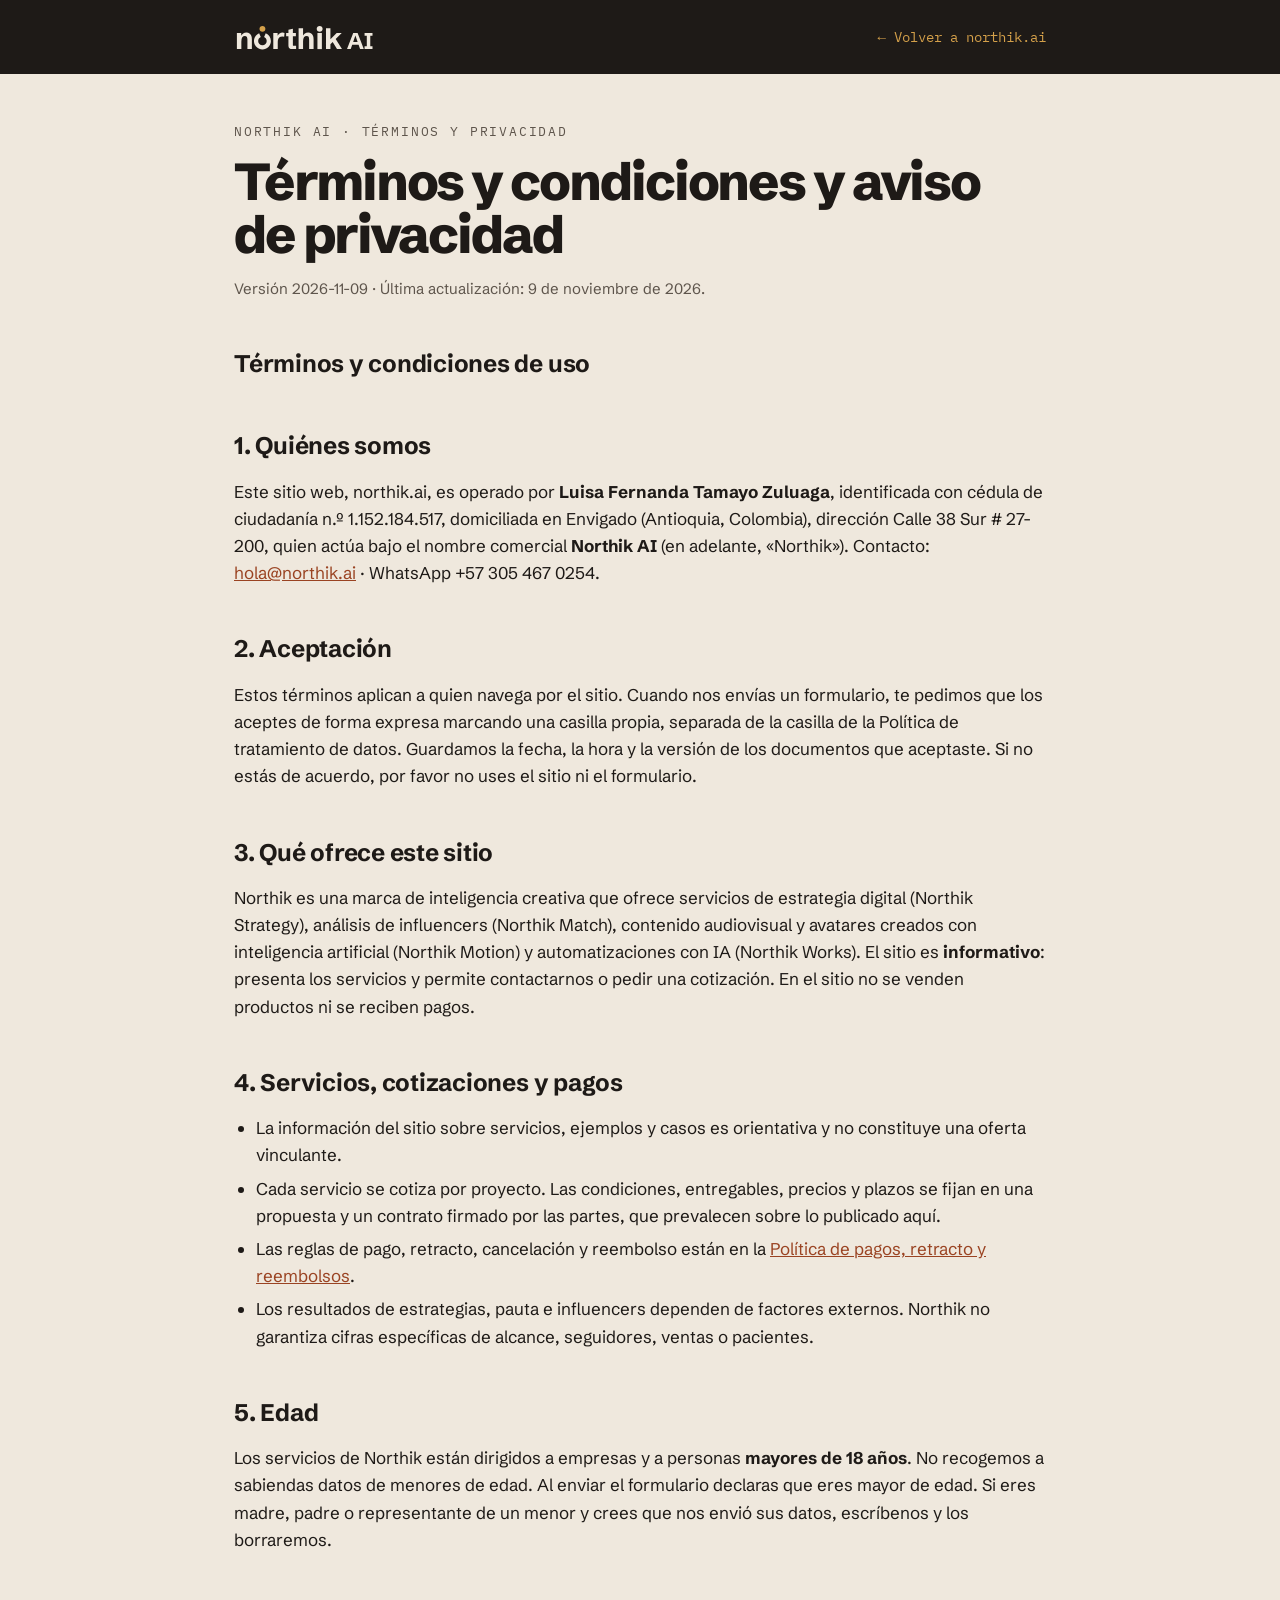
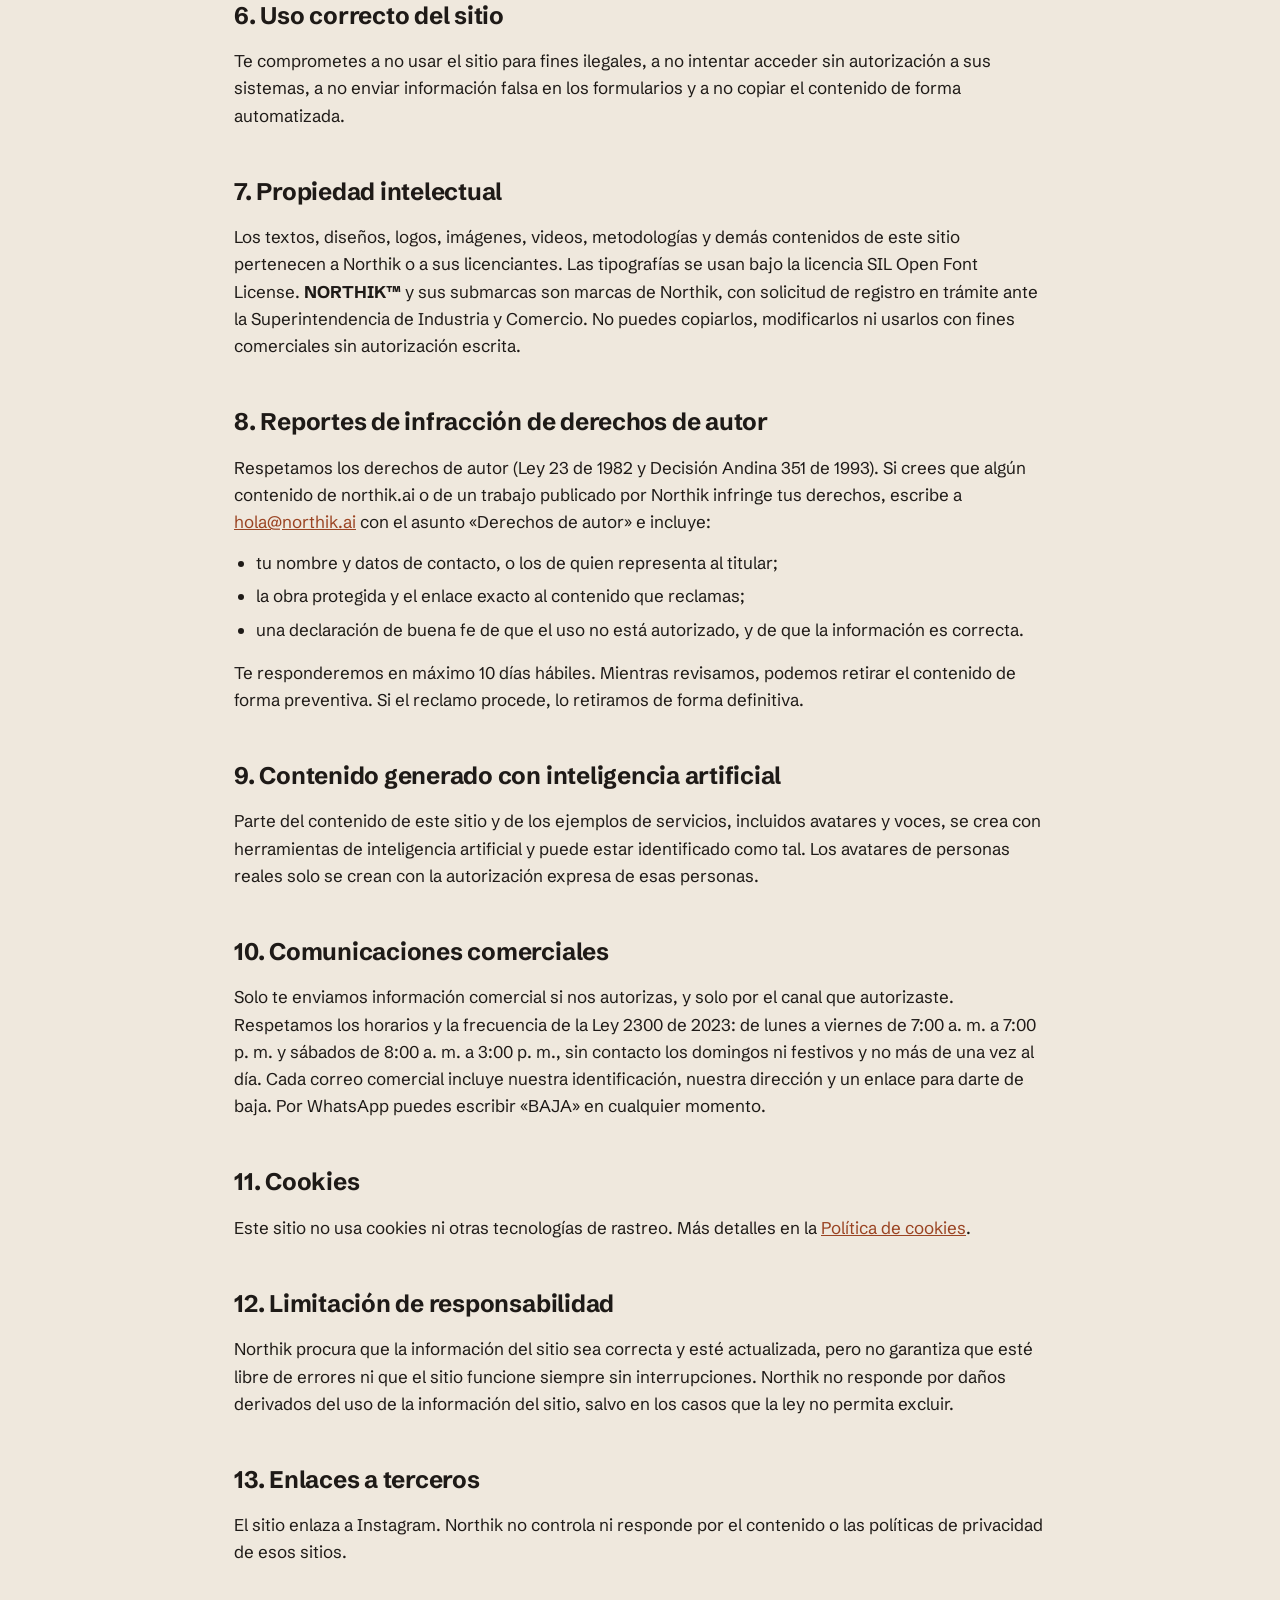
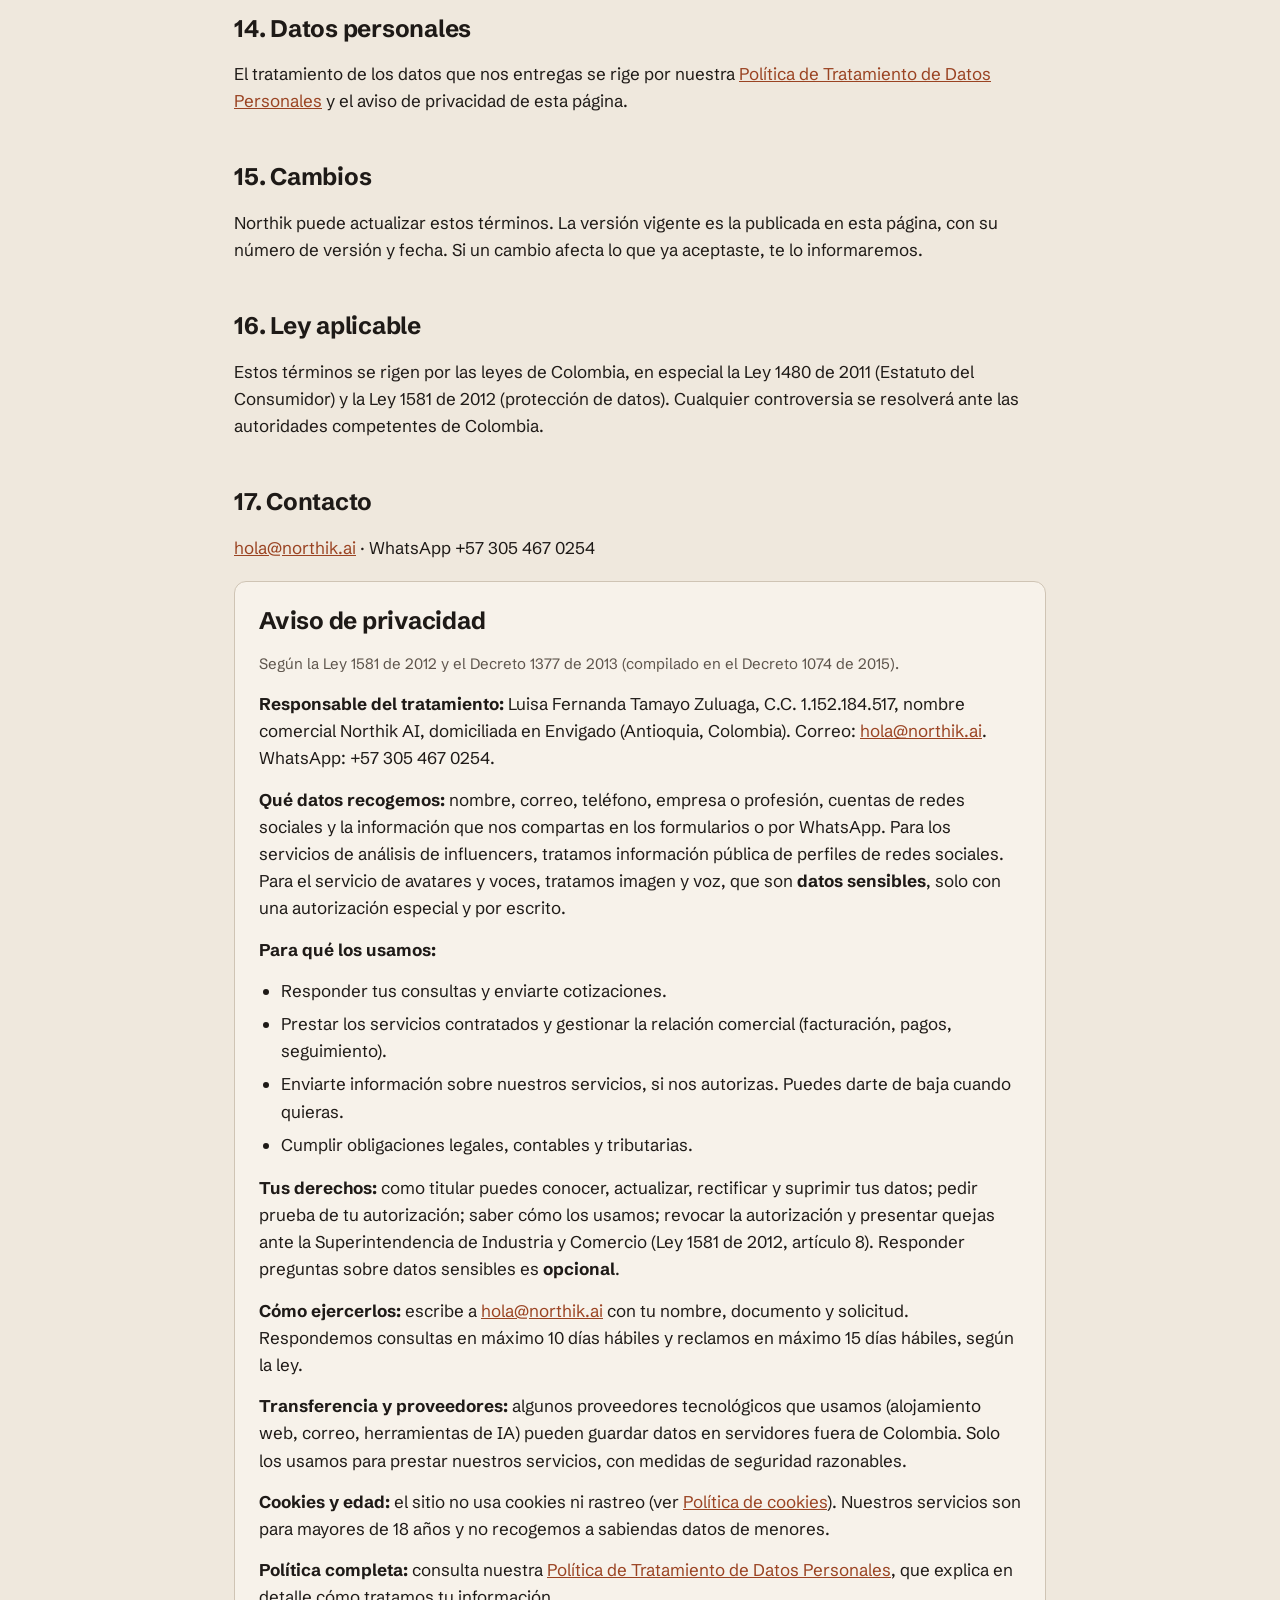
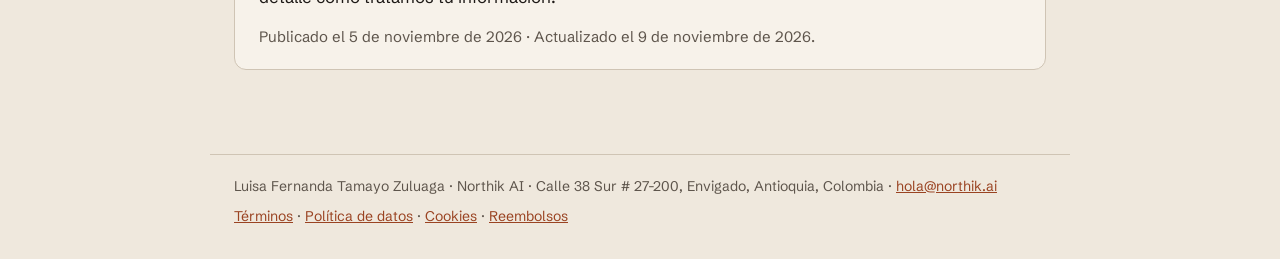
<file: terminos/index.html>
<!doctype html>
<html lang="es">
<head>
<meta charset="utf-8">
<meta name="viewport" content="width=device-width, initial-scale=1">
<meta http-equiv="Content-Security-Policy" content="default-src 'self'; script-src 'self'; style-src 'self' 'unsafe-inline'; font-src 'self'; img-src 'self' data:; connect-src 'self'; object-src 'none'; base-uri 'none'; form-action 'self'; upgrade-insecure-requests">
<meta name="referrer" content="strict-origin-when-cross-origin">
<title>Términos y aviso de privacidad · Northik AI</title>
<meta name="description" content="Términos y condiciones de uso de northik.ai y aviso de privacidad de Northik AI (Ley 1581 de 2012).">
<meta name="theme-color" content="#1E1A17">
<link rel="icon" type="image/png" sizes="32x32" href="/favicon-32.png">
<link rel="apple-touch-icon" href="/apple-touch-icon.png">
<link rel="stylesheet" href="/fuentes/fuentes.css">
<style>
*{box-sizing:border-box}
html,body{margin:0;background:#EFE8DD;color:#1E1A17}
body{font-family:'Schibsted Grotesk',Arial,sans-serif;font-size:17px;line-height:1.6;-webkit-font-smoothing:antialiased}
a{color:#9A4322}
.top{background:#1E1A17}
.top .in{max-width:860px;margin:0 auto;padding:24px;display:flex;justify-content:space-between;align-items:center}
.top a{color:#D4A04A;font-family:'IBM Plex Mono',monospace;font-size:14px;text-decoration:none}
.mark{font-weight:800;font-size:22px;letter-spacing:-.03em;color:#EFE8DD;text-decoration:none}
.mark span{color:#D4A04A}
main{max-width:860px;margin:0 auto;padding:48px 24px 64px}
.k{font-family:'IBM Plex Mono',monospace;font-size:13px;letter-spacing:.14em;text-transform:uppercase;color:#5E554C;margin:0 0 12px}
h1{font-size:clamp(34px,5vw,52px);font-weight:800;letter-spacing:-.04em;line-height:1.02;margin:0 0 16px}
h2{font-size:24px;font-weight:700;letter-spacing:-.01em;margin:44px 0 12px}
p{margin:0 0 14px}
ul{margin:0 0 16px;padding-left:22px} li{margin:6px 0}
.box{background:#F7F2EA;border:1px solid #CFC4B4;border-radius:12px;padding:20px 24px;margin:20px 0}
table{width:100%;border-collapse:collapse;margin:12px 0 18px;font-size:15px}
th,td{text-align:left;vertical-align:top;padding:10px 12px;border-bottom:1px solid #CFC4B4}
th{font-weight:700;background:#F7F2EA}
.wrap-t{overflow-x:auto}
.note{color:#5E554C;font-size:15px}
footer{border-top:1px solid #CFC4B4;max-width:860px;margin:0 auto;padding:20px 24px 32px;font-size:14px;color:#5E554C;display:flex;justify-content:space-between;flex-wrap:wrap;gap:8px}
</style>
</head>
<body>
<div class="top"><div class="in"><a href="/" aria-label="Inicio de Northik AI"><svg role="img" aria-label="Northik AI" viewBox="-40 -1680 9343 1740" width="140" height="26" style="width:140px;height:26px;display:block"><path d="M4271.0 0.0H4569.0V-525.0Q4569.0 -703.0 4630.0 -792.0Q4691.0 -881.0 4808.0 -881.0Q4905.0 -881.0 4940.0 -818.5Q4975.0 -756.0 4975.0 -623.0V0.0H5273.0V-658.0Q5273.0 -790.0 5234.0 -891.0Q5195.0 -992.0 5115.0 -1049.0Q5035.0 -1106.0 4909.0 -1106.0Q4781.0 -1106.0 4690.5 -1044.0Q4614.93505859375 -992.231689453125 4569.0 -906.3014526367188V-1390.0H4271.0ZM6102.0 0.0H6400.0V-320.0L6551.0 -470.0L6840.0 0.0H7173.0L6751.0 -676.0L7157.0 -1080.0H6817.0L6400.0 -664.0V-1390.0H6102.0ZM141.0 0.0H439.0V-495.0Q439.0 -691.0 501.5 -786.0Q564.0 -881.0 675.0 -881.0Q769.0 -881.0 807.0 -817.5Q845.0 -754.0 845.0 -639.0V0.0H1143.0V-658.0Q1143.0 -790.0 1104.0 -891.0Q1065.0 -992.0 984.5 -1049.0Q904.0 -1106.0 778.0 -1106.0Q651.0 -1106.0 561.0 -1044.5Q477.24713134765625 -987.2688598632812 429.0 -890.6351318359375V-1080.0H141.0ZM3839.0 0.0H4103.0V-218.0H3938.0Q3907.0 -218.0 3897.5 -229.5Q3888.0 -241.0 3888.0 -274.0V-862.0H4088.0V-1080.0H3888.0V-1364.0L3590.0 -1292.0V-1080.0H3436.0V-862.0H3590.0V-227.0Q3590.0 -117.0 3654.5 -58.5Q3719.0 0.0 3839.0 0.0ZM2577.0 0.0H2875.0V-454.0Q2875.0 -574.0 2903.5 -651.5Q2932.0 -729.0 2977.5 -771.5Q3023.0 -814.0 3076.5 -831.0Q3130.0 -848.0 3179.0 -848.0Q3239.0 -848.0 3304.0 -830.0L3327.0 -1084.0Q3295.0 -1096.0 3263.0 -1101.0Q3231.0 -1106.0 3200.0 -1106.0Q3090.0 -1106.0 2997.0 -1047.5Q2914.45703125 -995.5778198242188 2865.0 -895.2083129882812V-1080.0H2577.0Z" fill="#EFE8DD"/><path d="M2416.0 -540.0C2416.0 -774.0992431640625 2273.878662109375 -975.0042724609375 2071.2109375 -1061.14013671875L1961.7779541015625 -803.332275390625C2064.18603515625 -759.8078002929688 2136.0 -658.2904052734375 2136.0 -540.0C2136.0 -382.04656982421875 2007.9534912109375 -254.0 1850.0 -254.0C1692.0465087890625 -254.0 1564.0 -382.04656982421875 1564.0 -540.0C1564.0 -658.2904052734375 1635.81396484375 -759.8078002929688 1738.2220458984375 -803.332275390625L1628.7891845703125 -1061.14013671875C1426.121337890625 -975.0042724609375 1284.0 -774.0991821289062 1284.0 -540.0C1284.0 -227.40682983398438 1537.4068603515625 26.0 1850.0 26.0C2162.59326171875 26.0 2416.0 -227.40682983398438 2416.0 -540.0Z" fill="#EFE8DD"/><path d="M1850.0 -1159.0Q1761.0 -1159.0 1707.0 -1213.0Q1653.0 -1267.0 1653.0 -1356.0Q1653.0 -1446.0 1707.0 -1499.5Q1761.0 -1553.0 1850.0 -1553.0Q1940.0 -1553.0 1993.5 -1499.5Q2047.0 -1446.0 2047.0 -1356.0Q2047.0 -1267.0 1993.5 -1213.0Q1940.0 -1159.0 1850.0 -1159.0Z" fill="#D4A04A"/><path d="M5530.0 0.0V-1080.0H5828.0V0.0Z" fill="#EFE8DD"/><path d="M5679.0 -1159.0Q5590.0 -1159.0 5536.0 -1213.0Q5482.0 -1267.0 5482.0 -1356.0Q5482.0 -1446.0 5536.0 -1499.5Q5590.0 -1553.0 5679.0 -1553.0Q5769.0 -1553.0 5822.5 -1499.5Q5876.0 -1446.0 5876.0 -1356.0Q5876.0 -1267.0 5822.5 -1213.0Q5769.0 -1159.0 5679.0 -1159.0Z" fill="#EFE8DD"/><path d="M7510.75 0.0 7924.75 -1080.0H8219.5L8632.0 0.0H8383.0L8071.0 -912.0L7759.75 0.0ZM7781.5 -295.5V-480.75H8359.0V-295.5ZM8685.25 0.0V-191.25H8834.5V-888.75H8685.25V-1080.0H9215.5V-888.75H9066.25V-191.25H9215.5V0.0Z" fill="#EFE8DD"/></svg></a><a href="/">← Volver a northik.ai</a></div></div>
<main>
<p class="k">Northik AI · Términos y privacidad</p>
<h1>Términos y condiciones y aviso de privacidad</h1>
<p class="note">Versión 2026-11-09 · Última actualización: 9 de noviembre de 2026.</p>

<h2>Términos y condiciones de uso</h2>
<h2>1. Quiénes somos</h2>
<p>Este sitio web, northik.ai, es operado por <strong>Luisa Fernanda Tamayo Zuluaga</strong>, identificada con cédula de ciudadanía n.º 1.152.184.517, domiciliada en Envigado (Antioquia, Colombia), dirección Calle 38 Sur # 27-200, quien actúa bajo el nombre comercial <strong>Northik AI</strong> (en adelante, «Northik»). Contacto: <a href="mailto:hola@northik.ai">hola@northik.ai</a> · WhatsApp +57 305 467 0254.</p>
<h2>2. Aceptación</h2>
<p>Estos términos aplican a quien navega por el sitio. Cuando nos envías un formulario, te pedimos que los aceptes de forma expresa marcando una casilla propia, separada de la casilla de la Política de tratamiento de datos. Guardamos la fecha, la hora y la versión de los documentos que aceptaste. Si no estás de acuerdo, por favor no uses el sitio ni el formulario.</p>
<h2>3. Qué ofrece este sitio</h2>
<p>Northik es una marca de inteligencia creativa que ofrece servicios de estrategia digital (Northik Strategy), análisis de influencers (Northik Match), contenido audiovisual y avatares creados con inteligencia artificial (Northik Motion) y automatizaciones con IA (Northik Works). El sitio es <strong>informativo</strong>: presenta los servicios y permite contactarnos o pedir una cotización. En el sitio no se venden productos ni se reciben pagos.</p>
<h2>4. Servicios, cotizaciones y pagos</h2>
<ul>
<li>La información del sitio sobre servicios, ejemplos y casos es orientativa y no constituye una oferta vinculante.</li>
<li>Cada servicio se cotiza por proyecto. Las condiciones, entregables, precios y plazos se fijan en una propuesta y un contrato firmado por las partes, que prevalecen sobre lo publicado aquí.</li>
<li>Las reglas de pago, retracto, cancelación y reembolso están en la <a href="/reembolsos/">Política de pagos, retracto y reembolsos</a>.</li>
<li>Los resultados de estrategias, pauta e influencers dependen de factores externos. Northik no garantiza cifras específicas de alcance, seguidores, ventas o pacientes.</li>
</ul>
<h2>5. Edad</h2>
<p>Los servicios de Northik están dirigidos a empresas y a personas <strong>mayores de 18 años</strong>. No recogemos a sabiendas datos de menores de edad. Al enviar el formulario declaras que eres mayor de edad. Si eres madre, padre o representante de un menor y crees que nos envió sus datos, escríbenos y los borraremos.</p>
<h2>6. Uso correcto del sitio</h2>
<p>Te comprometes a no usar el sitio para fines ilegales, a no intentar acceder sin autorización a sus sistemas, a no enviar información falsa en los formularios y a no copiar el contenido de forma automatizada.</p>
<h2>7. Propiedad intelectual</h2>
<p>Los textos, diseños, logos, imágenes, videos, metodologías y demás contenidos de este sitio pertenecen a Northik o a sus licenciantes. Las tipografías se usan bajo la licencia SIL Open Font License. <strong>NORTHIK™</strong> y sus submarcas son marcas de Northik, con solicitud de registro en trámite ante la Superintendencia de Industria y Comercio. No puedes copiarlos, modificarlos ni usarlos con fines comerciales sin autorización escrita.</p>
<h2>8. Reportes de infracción de derechos de autor</h2>
<p>Respetamos los derechos de autor (Ley 23 de 1982 y Decisión Andina 351 de 1993). Si crees que algún contenido de northik.ai o de un trabajo publicado por Northik infringe tus derechos, escribe a <a href="mailto:hola@northik.ai">hola@northik.ai</a> con el asunto «Derechos de autor» e incluye:</p>
<ul>
<li>tu nombre y datos de contacto, o los de quien representa al titular;</li>
<li>la obra protegida y el enlace exacto al contenido que reclamas;</li>
<li>una declaración de buena fe de que el uso no está autorizado, y de que la información es correcta.</li>
</ul>
<p>Te responderemos en máximo 10 días hábiles. Mientras revisamos, podemos retirar el contenido de forma preventiva. Si el reclamo procede, lo retiramos de forma definitiva.</p>
<h2>9. Contenido generado con inteligencia artificial</h2>
<p>Parte del contenido de este sitio y de los ejemplos de servicios, incluidos avatares y voces, se crea con herramientas de inteligencia artificial y puede estar identificado como tal. Los avatares de personas reales solo se crean con la autorización expresa de esas personas.</p>
<h2>10. Comunicaciones comerciales</h2>
<p>Solo te enviamos información comercial si nos autorizas, y solo por el canal que autorizaste. Respetamos los horarios y la frecuencia de la Ley 2300 de 2023: de lunes a viernes de 7:00 a. m. a 7:00 p. m. y sábados de 8:00 a. m. a 3:00 p. m., sin contacto los domingos ni festivos y no más de una vez al día. Cada correo comercial incluye nuestra identificación, nuestra dirección y un enlace para darte de baja. Por WhatsApp puedes escribir «BAJA» en cualquier momento.</p>
<h2>11. Cookies</h2>
<p>Este sitio no usa cookies ni otras tecnologías de rastreo. Más detalles en la <a href="/cookies/">Política de cookies</a>.</p>
<h2>12. Limitación de responsabilidad</h2>
<p>Northik procura que la información del sitio sea correcta y esté actualizada, pero no garantiza que esté libre de errores ni que el sitio funcione siempre sin interrupciones. Northik no responde por daños derivados del uso de la información del sitio, salvo en los casos que la ley no permita excluir.</p>
<h2>13. Enlaces a terceros</h2>
<p>El sitio enlaza a Instagram. Northik no controla ni responde por el contenido o las políticas de privacidad de esos sitios.</p>
<h2>14. Datos personales</h2>
<p>El tratamiento de los datos que nos entregas se rige por nuestra <a href="/datos/">Política de Tratamiento de Datos Personales</a> y el aviso de privacidad de esta página.</p>
<h2>15. Cambios</h2>
<p>Northik puede actualizar estos términos. La versión vigente es la publicada en esta página, con su número de versión y fecha. Si un cambio afecta lo que ya aceptaste, te lo informaremos.</p>
<h2>16. Ley aplicable</h2>
<p>Estos términos se rigen por las leyes de Colombia, en especial la Ley 1480 de 2011 (Estatuto del Consumidor) y la Ley 1581 de 2012 (protección de datos). Cualquier controversia se resolverá ante las autoridades competentes de Colombia.</p>
<h2>17. Contacto</h2>
<p><a href="mailto:hola@northik.ai">hola@northik.ai</a> · WhatsApp +57 305 467 0254</p>

<div class="box" id="privacidad">
<h2 style="margin-top:0">Aviso de privacidad</h2>
<p class="note">Según la Ley 1581 de 2012 y el Decreto 1377 de 2013 (compilado en el Decreto 1074 de 2015).</p>
<p><strong>Responsable del tratamiento:</strong> Luisa Fernanda Tamayo Zuluaga, C.C. 1.152.184.517, nombre comercial Northik AI, domiciliada en Envigado (Antioquia, Colombia). Correo: <a href="mailto:hola@northik.ai">hola@northik.ai</a>. WhatsApp: +57 305 467 0254.</p>
<p><strong>Qué datos recogemos:</strong> nombre, correo, teléfono, empresa o profesión, cuentas de redes sociales y la información que nos compartas en los formularios o por WhatsApp. Para los servicios de análisis de influencers, tratamos información pública de perfiles de redes sociales. Para el servicio de avatares y voces, tratamos imagen y voz, que son <strong>datos sensibles</strong>, solo con una autorización especial y por escrito.</p>
<p><strong>Para qué los usamos:</strong></p>
<ul>
<li>Responder tus consultas y enviarte cotizaciones.</li>
<li>Prestar los servicios contratados y gestionar la relación comercial (facturación, pagos, seguimiento).</li>
<li>Enviarte información sobre nuestros servicios, si nos autorizas. Puedes darte de baja cuando quieras.</li>
<li>Cumplir obligaciones legales, contables y tributarias.</li>
</ul>
<p><strong>Tus derechos:</strong> como titular puedes conocer, actualizar, rectificar y suprimir tus datos; pedir prueba de tu autorización; saber cómo los usamos; revocar la autorización y presentar quejas ante la Superintendencia de Industria y Comercio (Ley 1581 de 2012, artículo 8). Responder preguntas sobre datos sensibles es <strong>opcional</strong>.</p>
<p><strong>Cómo ejercerlos:</strong> escribe a <a href="mailto:hola@northik.ai">hola@northik.ai</a> con tu nombre, documento y solicitud. Respondemos consultas en máximo 10 días hábiles y reclamos en máximo 15 días hábiles, según la ley.</p>
<p><strong>Transferencia y proveedores:</strong> algunos proveedores tecnológicos que usamos (alojamiento web, correo, herramientas de IA) pueden guardar datos en servidores fuera de Colombia. Solo los usamos para prestar nuestros servicios, con medidas de seguridad razonables.</p>
<p><strong>Cookies y edad:</strong> el sitio no usa cookies ni rastreo (ver <a href="/cookies/">Política de cookies</a>). Nuestros servicios son para mayores de 18 años y no recogemos a sabiendas datos de menores.</p>
<p><strong>Política completa:</strong> consulta nuestra <a href="/datos/">Política de Tratamiento de Datos Personales</a>, que explica en detalle cómo tratamos tu información.</p>
<p class="note" style="margin:0">Publicado el 5 de noviembre de 2026 · Actualizado el 9 de noviembre de 2026.</p>
</div>
</main>
<footer><span>Luisa Fernanda Tamayo Zuluaga · Northik AI · Calle 38 Sur # 27-200, Envigado, Antioquia, Colombia · <a href="mailto:hola@northik.ai">hola@northik.ai</a></span><span><a href="/terminos/">Términos</a> · <a href="/datos/">Política de datos</a> · <a href="/cookies/">Cookies</a> · <a href="/reembolsos/">Reembolsos</a></span></footer>
</body>
</html>
</file>
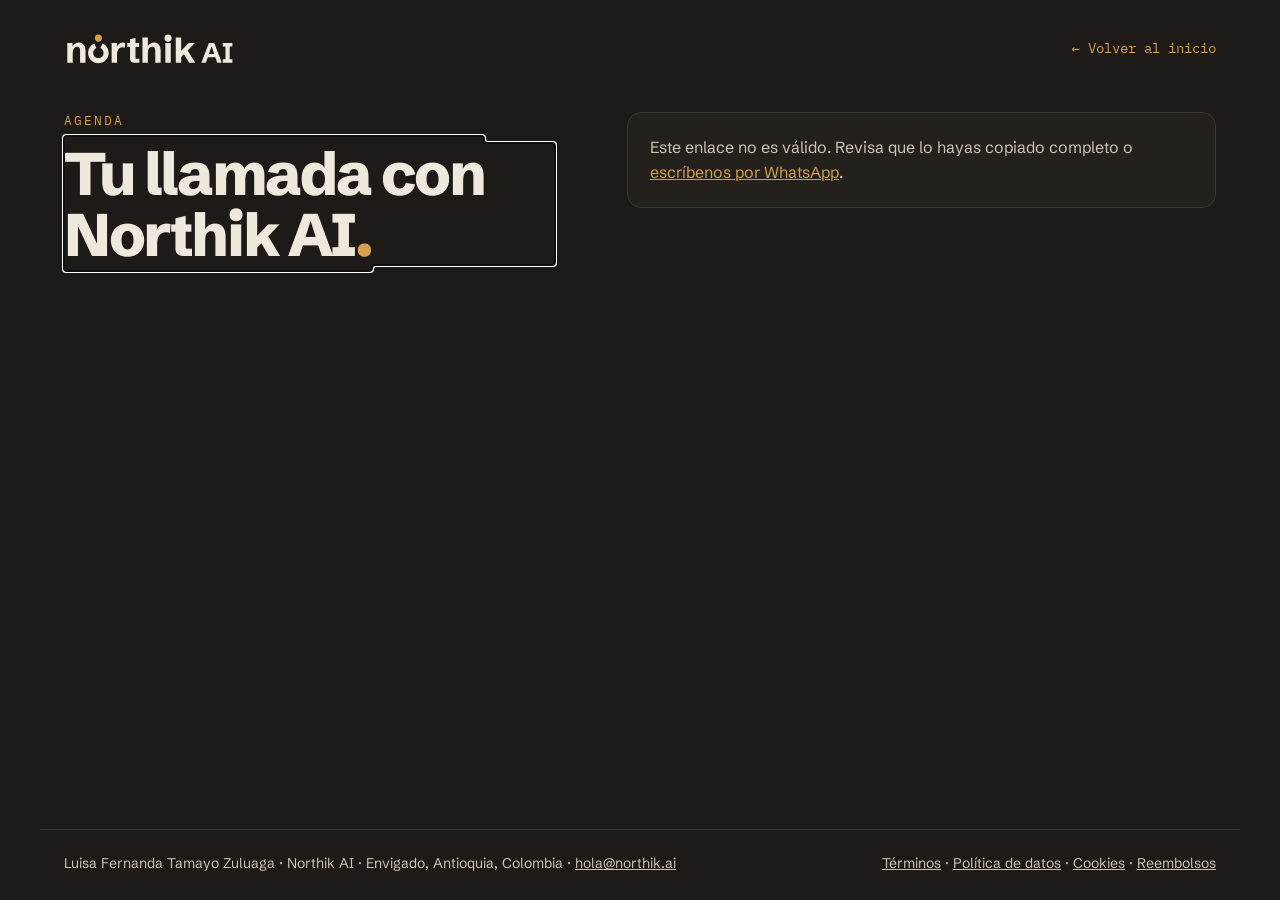
<file: agenda/cita/index.html>
<!doctype html>
<html lang="es">
<head>
<meta charset="utf-8">
<meta name="viewport" content="width=device-width, initial-scale=1, viewport-fit=cover">
<meta http-equiv="Content-Security-Policy" content="default-src 'self'; script-src 'self'; style-src 'self' 'unsafe-inline'; font-src 'self'; img-src 'self' data:; connect-src 'self'; object-src 'none'; base-uri 'none'; form-action 'self'; upgrade-insecure-requests">
<meta name="referrer" content="no-referrer">
<title>Tu llamada con Northik AI</title>
<meta name="robots" content="noindex, nofollow">
<meta name="theme-color" content="#1E1A17">
<link rel="icon" type="image/png" sizes="32x32" href="/favicon-32.png">
<link rel="apple-touch-icon" href="/apple-touch-icon.png">
<link rel="stylesheet" href="/fuentes/fuentes.css">
<link rel="stylesheet" href="/agenda/agenda.css">
</head>
<body>
<header class="wrap"><a href="/" aria-label="Northik AI, inicio"><svg role="img" aria-label="Northik AI" viewBox="-40 -1680 9343 1740" width="170" height="32" class="logo"><path d="M4271.0 0.0H4569.0V-525.0Q4569.0 -703.0 4630.0 -792.0Q4691.0 -881.0 4808.0 -881.0Q4905.0 -881.0 4940.0 -818.5Q4975.0 -756.0 4975.0 -623.0V0.0H5273.0V-658.0Q5273.0 -790.0 5234.0 -891.0Q5195.0 -992.0 5115.0 -1049.0Q5035.0 -1106.0 4909.0 -1106.0Q4781.0 -1106.0 4690.5 -1044.0Q4614.93505859375 -992.231689453125 4569.0 -906.3014526367188V-1390.0H4271.0ZM6102.0 0.0H6400.0V-320.0L6551.0 -470.0L6840.0 0.0H7173.0L6751.0 -676.0L7157.0 -1080.0H6817.0L6400.0 -664.0V-1390.0H6102.0ZM141.0 0.0H439.0V-495.0Q439.0 -691.0 501.5 -786.0Q564.0 -881.0 675.0 -881.0Q769.0 -881.0 807.0 -817.5Q845.0 -754.0 845.0 -639.0V0.0H1143.0V-658.0Q1143.0 -790.0 1104.0 -891.0Q1065.0 -992.0 984.5 -1049.0Q904.0 -1106.0 778.0 -1106.0Q651.0 -1106.0 561.0 -1044.5Q477.24713134765625 -987.2688598632812 429.0 -890.6351318359375V-1080.0H141.0ZM3839.0 0.0H4103.0V-218.0H3938.0Q3907.0 -218.0 3897.5 -229.5Q3888.0 -241.0 3888.0 -274.0V-862.0H4088.0V-1080.0H3888.0V-1364.0L3590.0 -1292.0V-1080.0H3436.0V-862.0H3590.0V-227.0Q3590.0 -117.0 3654.5 -58.5Q3719.0 0.0 3839.0 0.0ZM2577.0 0.0H2875.0V-454.0Q2875.0 -574.0 2903.5 -651.5Q2932.0 -729.0 2977.5 -771.5Q3023.0 -814.0 3076.5 -831.0Q3130.0 -848.0 3179.0 -848.0Q3239.0 -848.0 3304.0 -830.0L3327.0 -1084.0Q3295.0 -1096.0 3263.0 -1101.0Q3231.0 -1106.0 3200.0 -1106.0Q3090.0 -1106.0 2997.0 -1047.5Q2914.45703125 -995.5778198242188 2865.0 -895.2083129882812V-1080.0H2577.0Z" fill="#EFE8DD"/><path d="M2416.0 -540.0C2416.0 -774.0992431640625 2273.878662109375 -975.0042724609375 2071.2109375 -1061.14013671875L1961.7779541015625 -803.332275390625C2064.18603515625 -759.8078002929688 2136.0 -658.2904052734375 2136.0 -540.0C2136.0 -382.04656982421875 2007.9534912109375 -254.0 1850.0 -254.0C1692.0465087890625 -254.0 1564.0 -382.04656982421875 1564.0 -540.0C1564.0 -658.2904052734375 1635.81396484375 -759.8078002929688 1738.2220458984375 -803.332275390625L1628.7891845703125 -1061.14013671875C1426.121337890625 -975.0042724609375 1284.0 -774.0991821289062 1284.0 -540.0C1284.0 -227.40682983398438 1537.4068603515625 26.0 1850.0 26.0C2162.59326171875 26.0 2416.0 -227.40682983398438 2416.0 -540.0Z" fill="#EFE8DD"/><path d="M1850.0 -1159.0Q1761.0 -1159.0 1707.0 -1213.0Q1653.0 -1267.0 1653.0 -1356.0Q1653.0 -1446.0 1707.0 -1499.5Q1761.0 -1553.0 1850.0 -1553.0Q1940.0 -1553.0 1993.5 -1499.5Q2047.0 -1446.0 2047.0 -1356.0Q2047.0 -1267.0 1993.5 -1213.0Q1940.0 -1159.0 1850.0 -1159.0Z" fill="#D4A04A"/><path d="M5530.0 0.0V-1080.0H5828.0V0.0Z" fill="#EFE8DD"/><path d="M5679.0 -1159.0Q5590.0 -1159.0 5536.0 -1213.0Q5482.0 -1267.0 5482.0 -1356.0Q5482.0 -1446.0 5536.0 -1499.5Q5590.0 -1553.0 5679.0 -1553.0Q5769.0 -1553.0 5822.5 -1499.5Q5876.0 -1446.0 5876.0 -1356.0Q5876.0 -1267.0 5822.5 -1213.0Q5769.0 -1159.0 5679.0 -1159.0Z" fill="#EFE8DD"/><path d="M7510.75 0.0 7924.75 -1080.0H8219.5L8632.0 0.0H8383.0L8071.0 -912.0L7759.75 0.0ZM7781.5 -295.5V-480.75H8359.0V-295.5ZM8685.25 0.0V-191.25H8834.5V-888.75H8685.25V-1080.0H9215.5V-888.75H9066.25V-191.25H9215.5V0.0Z" fill="#EFE8DD"/></svg></a><a class="back mono" href="/">← Volver al inicio</a></header>
<main class="wrap">

 <section class="paso" aria-labelledby="titulo">
  <div class="intro">
   <button type="button" class="back" id="volver" hidden>← Volver</button>
   <span class="kicker mono">Agenda</span>
   <h1 id="titulo" tabindex="-1">Tu llamada con Northik AI<span>.</span></h1>
  </div>

  <div class="panel">
   <!-- Cargando -->
   <div id="v-cargando" class="cargando" aria-label="Cargando tu cita"><i></i><i></i><i></i></div>

   <!-- La cita y sus opciones -->
   <div id="v-cita" class="panel" hidden>
    <div class="ok"><p id="cita-texto"></p></div>
    <div id="opciones-cita" class="acciones col">
     <button type="button" class="btn" id="ir-cambiar">Cambiar día u hora</button>
     <button type="button" class="btn sec" id="ir-cancelar">Cancelar la llamada</button>
     <a class="btn sec" href="https://wa.me/573054670254?text=Hola%2C%20quiero%20cambiar%20o%20cancelar%20mi%20llamada%20con%20Northik%20AI" rel="noopener" target="_blank">Prefiero escribir por WhatsApp</a>
    </div>
    <div id="pregunta-cancelar" class="panel" hidden>
     <p class="pregunta" id="pregunta-texto"></p>
     <div class="acciones">
      <button type="button" class="btn" id="si-cancelar">Sí, cancelar</button>
      <button type="button" class="btn sec" id="no-cancelar">No, mantenerla</button>
     </div>
    </div>
    <p class="msg" id="msg-cita" role="status" aria-live="polite"></p>
   </div>

   <!-- Cambiar la hora -->
   <div id="v-cambiar" class="panel" hidden>
    <p class="dia-sel">Elige el nuevo día y hora.</p>
    <div id="selector"></div>
    <p class="msg" id="msg-cambiar" role="status" aria-live="polite"></p>
    <div class="acciones">
     <button type="button" class="btn" id="confirmar-cambio" disabled>Confirmar cambio</button>
    </div>
   </div>

   <!-- Listo (cambio o cancelación) -->
   <div id="v-listo" class="ok" hidden>
    <div class="marca" aria-hidden="true"><svg width="22" height="22" viewBox="0 0 24 24" fill="none" stroke="#1E1A17" stroke-width="3" stroke-linecap="round" stroke-linejoin="round"><path d="M5 12.5l4.5 4.5L19 7.5"/></svg></div>
    <h2 id="listo-titulo" tabindex="-1"></h2>
    <p id="listo-texto"></p>
   </div>

   <!-- Cita pasada, cancelada, enlace no válido o error -->
   <p id="v-aviso" class="vacio" hidden></p>
  </div>
 </section>

</main>
<footer class="wrap"><span>Luisa Fernanda Tamayo Zuluaga · Northik AI · Envigado, Antioquia, Colombia · <a href="mailto:hola@northik.ai">hola@northik.ai</a></span><span><a href="/terminos/">Términos</a> · <a href="/datos/">Política de datos</a> · <a href="/cookies/">Cookies</a> · <a href="/reembolsos/">Reembolsos</a></span></footer>
<script type="module" src="/agenda/cita/cita.js"></script>
</body>
</html>
</file>
<file: fuentes/fuentes.css>
/* Fuentes alojadas en northik.ai (no se cargan desde Google). Licencia SIL Open Font License 1.1: ver LICENCIA-*.txt */
@font-face{font-family:'Schibsted Grotesk';font-style:normal;font-weight:400;font-display:swap;src:url(/fuentes/schibsted-grotesk-latin-400-normal.woff2) format('woff2')}
@font-face{font-family:'Schibsted Grotesk';font-style:normal;font-weight:500;font-display:swap;src:url(/fuentes/schibsted-grotesk-latin-500-normal.woff2) format('woff2')}
@font-face{font-family:'Schibsted Grotesk';font-style:normal;font-weight:700;font-display:swap;src:url(/fuentes/schibsted-grotesk-latin-700-normal.woff2) format('woff2')}
@font-face{font-family:'Schibsted Grotesk';font-style:normal;font-weight:800;font-display:swap;src:url(/fuentes/schibsted-grotesk-latin-800-normal.woff2) format('woff2')}
@font-face{font-family:'IBM Plex Mono';font-style:normal;font-weight:400;font-display:swap;src:url(/fuentes/ibm-plex-mono-latin-400-normal.woff2) format('woff2')}
@font-face{font-family:'IBM Plex Mono';font-style:normal;font-weight:500;font-display:swap;src:url(/fuentes/ibm-plex-mono-latin-500-normal.woff2) format('woff2')}
</file>
<file: agenda/agenda.css>
/* Estilos de la agenda: /agenda/ y /agenda/cita/ */
*{box-sizing:border-box}
html,body{margin:0;background:#1E1A17;color:#EFE8DD}
body{font-family:'Schibsted Grotesk',Arial,sans-serif;min-height:100vh;display:flex;flex-direction:column;-webkit-font-smoothing:antialiased}
.wrap{width:100%;max-width:1200px;margin:0 auto;padding:0 20px}
header.wrap{display:flex;justify-content:space-between;align-items:center;gap:16px;padding-top:24px;padding-bottom:16px}
.logo{width:150px;height:28px;display:block}
.mono{font-family:'IBM Plex Mono',Consolas,monospace}
a{color:#D4A04A} a:hover{color:#EFE8DD}
a:focus-visible,button:focus-visible,input:focus-visible+span,.chip:focus-visible{outline:2px solid #D4A04A;outline-offset:3px;border-radius:6px}
.back{font-size:14px;text-decoration:none;background:none;border:0;padding:0;color:#D4A04A;cursor:pointer;font-family:'IBM Plex Mono',Consolas,monospace}
.back:hover{color:#EFE8DD}
.intro .back{align-self:flex-start;margin-bottom:6px}
main.wrap{flex:1;display:flex;flex-direction:column;gap:28px;padding-top:8px;padding-bottom:56px}
.paso{display:flex;flex-direction:column;gap:28px}
[hidden]{display:none!important}
.intro{display:flex;flex-direction:column;gap:14px}
.kicker{font-size:13px;letter-spacing:.16em;text-transform:uppercase;color:#D4A04A}
.barra{display:flex;gap:6px;margin-bottom:4px}
.barra i{height:4px;width:28px;border-radius:2px;background:#3D3530}
.barra i.on{background:#D4A04A}
h1{margin:0;font-size:clamp(34px,8vw,60px);font-weight:800;letter-spacing:-.04em;line-height:1.02;text-wrap:balance}
h1 span{color:#D4A04A}
.lead{margin:0;font-size:17px;line-height:1.55;color:#CFC4B4;max-width:440px}
form,.panel{display:flex;flex-direction:column;gap:18px;min-width:0}
.f{display:flex;flex-direction:column;gap:8px;border:0;margin:0;padding:0;min-width:0}
label,legend{font-size:14px;font-weight:500;color:#EFE8DD;padding:0}
label small,legend small{color:#9C9184;font-weight:400}
input,select,textarea{font:inherit;font-size:16px;color:#EFE8DD;background:#2A2521;border:1.5px solid #3D3530;border-radius:10px;padding:13px 14px;width:100%;transition:border-color .2s}
textarea{min-height:96px;resize:vertical;line-height:1.5}
select{appearance:none;background-image:linear-gradient(45deg,transparent 50%,#D4A04A 50%),linear-gradient(135deg,#D4A04A 50%,transparent 50%);background-position:calc(100% - 18px) 55%,calc(100% - 12px) 55%;background-size:6px 6px;background-repeat:no-repeat;padding-right:34px}
input:focus,select:focus,textarea:focus{outline:none;border-color:#D4A04A}
input::placeholder,textarea::placeholder{color:#7A7064}
.tel{display:grid;grid-template-columns:118px 1fr;gap:10px}
.cuenta{align-self:flex-end;font-size:12px;color:#9C9184;margin-top:-2px}
.opciones{display:flex;flex-direction:column;gap:8px}
.opcion{position:relative;display:block;cursor:pointer}
.opcion input{position:absolute;opacity:0;width:1px;height:1px}
.opcion span{display:flex;align-items:center;gap:12px;padding:13px 14px;border:1.5px solid #3D3530;border-radius:10px;background:#2A2521;font-size:15px;line-height:1.35;font-weight:400;transition:border-color .2s,background .2s}
.opcion span::before{content:"";flex:0 0 18px;height:18px;border-radius:50%;border:1.5px solid #7A7064;transition:all .2s}
.opcion input:checked+span{border-color:#D4A04A;background:#2F2924}
.opcion input:checked+span::before{border:5px solid #D4A04A;background:#1E1A17}
.check{display:flex;gap:12px;align-items:flex-start;font-size:14px;line-height:1.55;color:#CFC4B4;font-weight:400}
.check input{width:20px;height:20px;flex:0 0 20px;margin-top:2px;accent-color:#B9512C;padding:0}
.trap{position:absolute;left:-9999px;width:1px;height:1px;overflow:hidden}
.btn{font:inherit;min-height:54px;padding:0 26px;border:0;border-radius:10px;background:#B9512C;color:#fff;font-size:16px;font-weight:700;cursor:pointer;transition:filter .2s;width:100%;display:inline-flex;align-items:center;justify-content:center;text-decoration:none;text-align:center}
.btn:hover{filter:brightness(.92);color:#fff} .btn[disabled]{opacity:.5;cursor:not-allowed}
.btn.sec{background:transparent;border:1.5px solid #3D3530;color:#EFE8DD;font-weight:500}
.btn.sec:hover{border-color:#D4A04A;filter:none}
.msg{margin:0;font-size:15px;line-height:1.5;min-height:1.5em}
.msg.err{color:#E7A07F}
.msg:empty{min-height:0}
/* Paso 2 */
.dias{display:flex;gap:10px;overflow-x:auto;scroll-snap-type:x mandatory;padding:2px 20px 10px;margin:0 -20px;scrollbar-width:none;-webkit-overflow-scrolling:touch;scroll-padding-inline:20px}
.dias::-webkit-scrollbar{display:none}
.chip{flex:0 0 auto;scroll-snap-align:start;width:76px;padding:12px 6px;border:1.5px solid #3D3530;border-radius:12px;background:#2A2521;color:#EFE8DD;font:inherit;cursor:pointer;display:flex;flex-direction:column;align-items:center;gap:2px;transition:border-color .2s,background .2s}
.chip .ds{font-family:'IBM Plex Mono',Consolas,monospace;font-size:11px;letter-spacing:.12em;text-transform:uppercase;color:#9C9184}
.chip .dn{font-size:26px;font-weight:800;letter-spacing:-.03em;line-height:1.1}
.chip .dm{font-size:13px;color:#CFC4B4}
.chip[aria-pressed="true"]{border-color:#D4A04A;background:#2F2924}
.chip[aria-pressed="true"] .ds{color:#D4A04A}
.dia-sel{margin:0;font-size:15px;color:#CFC4B4}
.dia-sel::first-letter{text-transform:uppercase}
.horas{display:grid;grid-template-columns:repeat(auto-fill,minmax(104px,1fr));gap:10px}
.hora{font:inherit;font-size:16px;font-weight:500;min-height:50px;border:1.5px solid #3D3530;border-radius:10px;background:#2A2521;color:#EFE8DD;cursor:pointer;transition:border-color .2s,background .2s}
.hora:hover{border-color:#7A7064}
.hora[aria-pressed="true"]{border-color:#D4A04A;background:#D4A04A;color:#1E1A17;font-weight:700}
.hora.ocupada{background:transparent;border-style:dashed;color:#7A7064;text-decoration:line-through;cursor:not-allowed}
.nota{margin:0;font-size:13px;color:#9C9184}
.vacio{margin:0;padding:22px;border:1px solid #3D3530;border-radius:14px;background:#24201C;color:#CFC4B4;line-height:1.55}
.cargando{display:flex;gap:10px}
.cargando i{flex:0 0 76px;height:86px;border-radius:12px;background:#2A2521;animation:p 1.2s ease-in-out infinite}
@keyframes p{50%{opacity:.45}}
@media (prefers-reduced-motion:reduce){.cargando i{animation:none}}
.acciones{display:flex;flex-direction:column;gap:12px}
/* Paso 3 */
.ok{display:flex;flex-direction:column;gap:14px;padding:26px 22px;border:1px solid #3D3530;border-radius:14px;background:#24201C}
.ok .marca{width:44px;height:44px;border-radius:50%;background:#D4A04A;display:grid;place-items:center}
.ok h2{margin:0;font-size:clamp(26px,6vw,36px);letter-spacing:-.03em;line-height:1.1;font-weight:800;text-wrap:balance}
.ok p{margin:0;color:#CFC4B4;line-height:1.6}
footer.wrap{display:flex;flex-direction:column;gap:10px;padding-top:24px;padding-bottom:28px;border-top:1px solid #3D3530;font-size:13px;color:#CFC4B4}
footer a{color:inherit}
@media (min-width:900px){
 .wrap{padding:0 24px}
 header.wrap{padding-top:32px;padding-bottom:32px}
 .logo{width:170px;height:32px}
 main.wrap{padding-top:16px;padding-bottom:72px}
 .paso{display:grid;grid-template-columns:minmax(0,5fr) minmax(0,6fr);gap:72px;align-items:start}
 .intro{position:sticky;top:32px}
 .dias{margin:0;padding:2px 0 10px}
 .acciones{flex-direction:row}
 .acciones .btn{width:auto;flex:1}
 #elegir{width:auto;align-self:flex-start}
 footer.wrap{flex-direction:row;justify-content:space-between;flex-wrap:wrap;font-size:14px}
}
/* Página de la cita (/agenda/cita/) */
.acciones.col{flex-direction:column}
.ok p strong{color:#EFE8DD;font-weight:700}
.pregunta{margin:0;font-size:17px;line-height:1.5;color:#EFE8DD}
@media (min-width:900px){.acciones.col .btn{width:100%;flex:none}}
</file>
